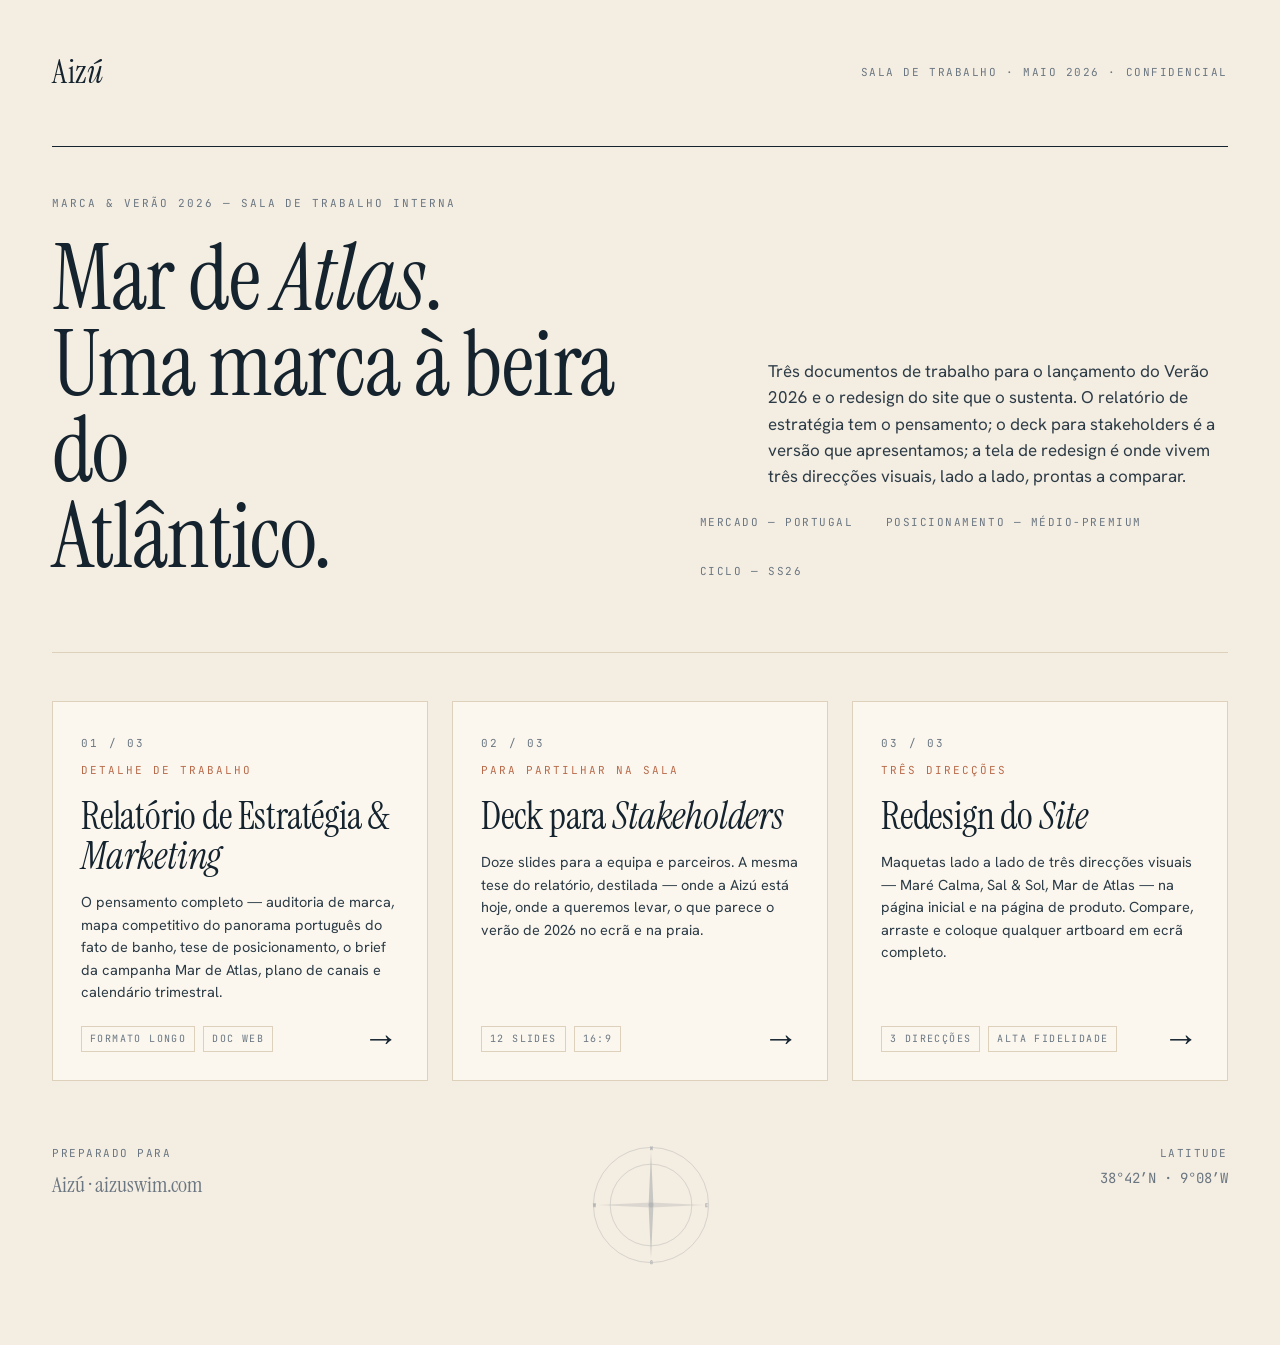
<file: index.html>
<!doctype html>
<html lang="pt">
<head>
<meta charset="utf-8" />
<meta name="viewport" content="width=device-width,initial-scale=1" />
<title>Aizú — Marca & Verão 2026 · Sala de Trabalho</title>
<link rel="stylesheet" href="tokens.css" />
<style>
  body{ min-height:100vh; }
  .page{ max-width:var(--max); margin:0 auto; padding:48px var(--gutter) 80px; }
  header.top{ display:flex; align-items:center; justify-content:space-between; padding-bottom:48px; }
  .wordmark{ font-family:var(--serif); font-size:32px; letter-spacing:.02em; }
  .wordmark .acc{ font-style:italic; }
  .meta{ font-family:var(--mono); font-size:11px; letter-spacing:.14em; text-transform:uppercase; color:var(--ink-mute); }

  .hero{ display:grid; grid-template-columns: 1.05fr .95fr; gap:64px; padding:48px 0 72px; border-top:1px solid var(--ink); border-bottom:1px solid var(--paper-edge); align-items:end; }
  .hero h1{ font-family:var(--serif); font-weight:400; font-size:clamp(56px, 7vw, 104px); line-height:.96; letter-spacing:-.01em; margin:0; text-wrap:balance; }
  .hero h1 em{ font-style:italic; }
  .hero p{ font-size:17px; line-height:1.55; max-width:46ch; color:var(--ink-2); margin:0 0 0 auto; }
  .hero .meta-line{ display:flex; gap:32px; flex-wrap:wrap; padding-top:24px; }

  .deliverables{ display:grid; grid-template-columns: repeat(3, 1fr); gap:24px; padding-top:48px; }
  .card{
    display:block; text-decoration:none; color:inherit;
    background:#fbf7ef; border:1px solid var(--paper-edge); padding:28px;
    min-height:380px; position:relative; transition:transform .25s ease, border-color .25s ease;
  }
  .card:hover{ transform:translateY(-3px); border-color:var(--ink); }
  .card .num{ font-family:var(--mono); font-size:11px; letter-spacing:.2em; color:var(--ink-mute); }
  .card .kicker{ font-family:var(--mono); font-size:11px; letter-spacing:.18em; text-transform:uppercase; color:var(--terracotta); margin-top:8px; }
  .card h3{ font-family:var(--serif); font-weight:400; font-size:38px; line-height:1.05; margin:18px 0 14px; letter-spacing:-.005em; }
  .card h3 em{ font-style:italic; }
  .card p{ font-size:14.5px; color:var(--ink-2); line-height:1.55; margin:0; }
  .card .arrow{ position:absolute; bottom:24px; right:28px; font-family:var(--serif); font-size:36px; line-height:1; }
  .card .tags{ position:absolute; bottom:28px; left:28px; display:flex; gap:8px; }
  .card .tag{ font-family:var(--mono); font-size:10px; letter-spacing:.14em; text-transform:uppercase; color:var(--ink-mute); border:1px solid var(--paper-edge); padding:4px 8px; }

  .swatch{ width:100%; height:48px; margin:16px 0 8px; display:flex; }
  .swatch span{ flex:1; }

  .footer{ padding-top:64px; display:flex; justify-content:space-between; gap:24px; flex-wrap:wrap; color:var(--ink-mute); font-size:13px; }
  .compass{ width:120px; height:120px; opacity:.45; }

  @media (max-width: 880px){
    .hero{ grid-template-columns: 1fr; gap:32px; }
    .deliverables{ grid-template-columns: 1fr; }
  }
</style>
</head>
<body>
<div class="page">

  <header class="top">
    <div class="wordmark">Aiz<span class="acc">ú</span></div>
    <div class="meta">Sala de Trabalho · Maio 2026 · Confidencial</div>
  </header>

  <section class="hero">
    <div>
      <div class="eyebrow" style="margin-bottom:24px;">Marca &amp; Verão 2026 — Sala de Trabalho Interna</div>
      <h1>Mar de <em>Atlas</em>.<br/>Uma marca à beira do<br/>Atlântico.</h1>
    </div>
    <div>
      <p>Três documentos de trabalho para o lançamento do Verão 2026 e o redesign do site que o sustenta. O relatório de estratégia tem o pensamento; o deck para stakeholders é a versão que apresentamos; a tela de redesign é onde vivem três direcções visuais, lado a lado, prontas a comparar.</p>
      <div class="meta-line">
        <span class="meta">Mercado — Portugal</span>
        <span class="meta">Posicionamento — Médio-premium</span>
        <span class="meta">Ciclo — SS26</span>
      </div>
    </div>
  </section>

  <nav class="deliverables">
    <a class="card" href="Strategy%20Report.html">
      <span class="num">01 / 03</span>
      <div class="kicker">Detalhe de trabalho</div>
      <h3>Relatório de Estratégia &amp; <em>Marketing</em></h3>
      <p>O pensamento completo — auditoria de marca, mapa competitivo do panorama português do fato de banho, tese de posicionamento, o brief da campanha Mar de Atlas, plano de canais e calendário trimestral.</p>
      <div class="tags">
        <span class="tag">Formato longo</span>
        <span class="tag">Doc web</span>
      </div>
      <span class="arrow">→</span>
    </a>

    <a class="card" href="Stakeholder%20Deck.html">
      <span class="num">02 / 03</span>
      <div class="kicker">Para partilhar na sala</div>
      <h3>Deck para <em>Stakeholders</em></h3>
      <p>Doze slides para a equipa e parceiros. A mesma tese do relatório, destilada — onde a Aizú está hoje, onde a queremos levar, o que parece o verão de 2026 no ecrã e na praia.</p>
      <div class="tags">
        <span class="tag">12 slides</span>
        <span class="tag">16:9</span>
      </div>
      <span class="arrow">→</span>
    </a>

    <a class="card" href="Website%20Redesign.html">
      <span class="num">03 / 03</span>
      <div class="kicker">Três direcções</div>
      <h3>Redesign do <em>Site</em></h3>
      <p>Maquetas lado a lado de três direcções visuais — Maré Calma, Sal &amp; Sol, Mar de Atlas — na página inicial e na página de produto. Compare, arraste e coloque qualquer artboard em ecrã completo.</p>
      <div class="tags">
        <span class="tag">3 direcções</span>
        <span class="tag">Alta fidelidade</span>
      </div>
      <span class="arrow">→</span>
    </a>
  </nav>

  <footer class="footer">
    <div>
      <div class="meta" style="margin-bottom:6px;">Preparado para</div>
      <div style="font-family:var(--serif); font-size:22px;">Aizú · aizuswim.com</div>
    </div>
    <svg class="compass" viewBox="0 0 100 100" fill="none" stroke="currentColor" stroke-width=".4">
      <circle cx="50" cy="50" r="48"/>
      <circle cx="50" cy="50" r="34"/>
      <circle cx="50" cy="50" r="2" fill="currentColor" stroke="none"/>
      <path d="M50 6 L52 50 L50 94 L48 50 Z" fill="currentColor" stroke="none" opacity=".7"/>
      <path d="M6 50 L50 48 L94 50 L50 52 Z" fill="currentColor" stroke="none" opacity=".4"/>
      <text x="50" y="4" font-family="JetBrains Mono" font-size="4" text-anchor="middle">N</text>
      <text x="50" y="99" font-family="JetBrains Mono" font-size="4" text-anchor="middle">S</text>
      <text x="2" y="51.5" font-family="JetBrains Mono" font-size="4">W</text>
      <text x="95" y="51.5" font-family="JetBrains Mono" font-size="4">E</text>
    </svg>
    <div style="text-align:right;">
      <div class="meta" style="margin-bottom:6px;">Latitude</div>
      <div style="font-family:var(--mono); font-size:14px;">38°42′N · 9°08′W</div>
    </div>
  </footer>

</div>
</body>
</html>
</file>
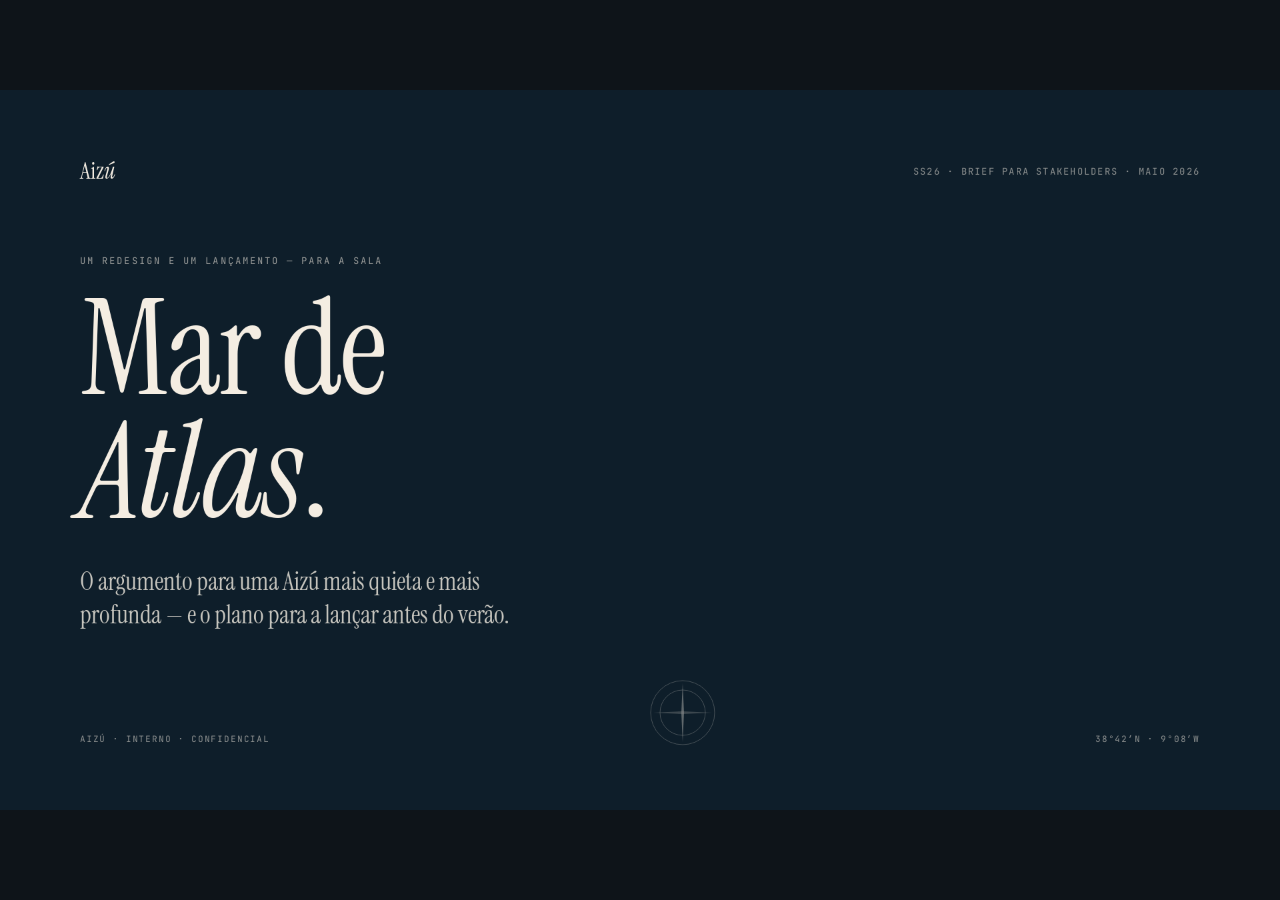
<file: Stakeholder Deck.html>
<!doctype html>
<html lang="pt">
<head>
<meta charset="utf-8" />
<meta name="viewport" content="width=device-width,initial-scale=1" />
<title>Aizú — Deck para Stakeholders</title>
<link rel="stylesheet" href="tokens.css" />
<script src="deck-stage.js"></script>
<style>
  :root{
    --slide-bg: var(--paper);
    --slide-ink: var(--ink);
  }
  html,body{ background:#0e1419; }
  deck-stage{ background:#0e1419; }
  deck-stage section{
    background: var(--slide-bg);
    color: var(--slide-ink);
    width:1920px; height:1080px;
    padding:96px 120px;
    position:relative;
    overflow:hidden;
    font-family:var(--sans);
    display:flex; flex-direction:column;
  }
  deck-stage section.dark{
    --slide-bg: #0e1e2a;
    --slide-ink: #f4ede2;
  }
  deck-stage section.warm{
    --slide-bg: #ebe2d2;
  }

  /* Slide chrome */
  .slide-head{ display:flex; justify-content:space-between; align-items:center; }
  .wm{ font-family:var(--serif); font-size:34px; }
  .wm em{ font-style:italic; }
  .pageno{ font-family:var(--mono); font-size:14px; letter-spacing:.16em; text-transform:uppercase; opacity:.55; }
  .slide-foot{ margin-top:auto; display:flex; justify-content:space-between; align-items:flex-end; }
  .slide-foot .meta{ font-family:var(--mono); font-size:13px; letter-spacing:.14em; text-transform:uppercase; opacity:.55; }

  .eyebrow-deck{
    font-family:var(--mono); font-size:14px; letter-spacing:.22em; text-transform:uppercase; opacity:.6; margin-bottom:28px;
  }
  h1.title{
    font-family:var(--serif); font-weight:400; font-size:200px; line-height:.92; letter-spacing:-.012em; margin:0;
  }
  h1.title em{ font-style:italic; }
  h2.section{
    font-family:var(--serif); font-weight:400; font-size:140px; line-height:.95; letter-spacing:-.01em; margin:0;
  }
  h2.section em{ font-style:italic; }
  h3.slide{
    font-family:var(--serif); font-weight:400; font-size:88px; line-height:.98; letter-spacing:-.005em; margin:0 0 40px;
  }
  h3.slide em{ font-style:italic; }
  p.lede{ font-family:var(--serif); font-size:38px; line-height:1.32; max-width:32ch; margin:0; color: color-mix(in oklab, var(--slide-ink) 80%, transparent); }
  p.body{ font-size:24px; line-height:1.55; max-width:60ch; margin:0 0 16px; }
  p.caption{ font-family:var(--mono); font-size:15px; letter-spacing:.14em; text-transform:uppercase; opacity:.55; }

  .body-area{ flex:1; display:flex; align-items:center; padding:72px 0; }

  /* Slide-specific */
  .two-col{ display:grid; grid-template-columns: 1fr 1fr; gap:96px; width:100%; align-items:start; }
  .three-col{ display:grid; grid-template-columns: repeat(3, 1fr); gap:48px; width:100%; align-items:start; }
  .four-col{ display:grid; grid-template-columns: repeat(4, 1fr); gap:32px; width:100%; align-items:start; }

  /* Cards */
  .stat .v{ font-family:var(--serif); font-size:160px; line-height:.9; }
  .stat .v em{ font-style:italic; }
  .stat .l{ font-family:var(--mono); font-size:15px; letter-spacing:.16em; text-transform:uppercase; opacity:.6; margin-top:16px; }
  .stat .n{ font-size:21px; line-height:1.45; margin-top:14px; max-width:24ch; }

  .pill-list{ display:flex; flex-wrap:wrap; gap:14px; margin-top:24px; }
  .pill-list span{ border:1px solid currentColor; opacity:.7; padding:10px 16px; font-family:var(--mono); font-size:14px; letter-spacing:.12em; text-transform:uppercase; border-radius:999px; }

  .quote{ font-family:var(--serif); font-style:italic; font-size:108px; line-height:1.05; letter-spacing:-.005em; max-width:22ch; }
  .quote-attr{ font-family:var(--mono); font-size:14px; letter-spacing:.18em; text-transform:uppercase; opacity:.55; margin-top:36px; }

  /* Map slide */
  .map-deck{ position:relative; width:100%; aspect-ratio:1.6/1; border:1px solid currentColor; opacity:.95; }
  .map-deck .axis{ position:absolute; background:currentColor; opacity:.5; }
  .map-deck .axis.h{ left:0; right:0; top:50%; height:1px; }
  .map-deck .axis.v{ top:0; bottom:0; left:50%; width:1px; }
  .map-deck .lbl{ position:absolute; font-family:var(--mono); font-size:14px; letter-spacing:.18em; text-transform:uppercase; opacity:.6; }
  .map-deck .lbl.t{ top:18px; left:50%; transform:translateX(-50%); }
  .map-deck .lbl.b{ bottom:18px; left:50%; transform:translateX(-50%); }
  .map-deck .lbl.l{ left:18px; top:50%; transform:translateY(-50%) rotate(-90deg); transform-origin:left center; }
  .map-deck .lbl.r{ right:18px; top:50%; transform:translateY(-50%) rotate(-90deg); transform-origin:right center; }
  .map-deck .pt{ position:absolute; transform:translate(-50%, -50%); font-family:var(--serif); font-size:22px; }
  .map-deck .pt::before{ content:""; display:inline-block; width:10px; height:10px; background:currentColor; border-radius:50%; margin-right:10px; vertical-align:middle; }
  .map-deck .pt.us{ font-style:italic; font-size:30px; color:#b96b4a; }
  .map-deck .pt.us::before{ background:#b96b4a; width:18px; height:18px; }

  /* Calendar mini */
  .cal-deck{ display:grid; grid-template-columns: 180px repeat(6, 1fr); border:1px solid currentColor; font-size:18px; width:100%; }
  .cal-deck > div{ padding:18px 14px; border-bottom:1px solid currentColor; border-right:1px solid currentColor; }
  .cal-deck > div:nth-child(7n){ border-right:none; }
  .cal-deck .head{ font-family:var(--mono); font-size:13px; letter-spacing:.14em; text-transform:uppercase; opacity:.65; background: color-mix(in oklab, currentColor 6%, transparent); }
  .cal-deck .row-label{ font-family:var(--mono); font-size:13px; letter-spacing:.12em; text-transform:uppercase; opacity:.65; }
  .cal-deck .a{ background:#cfddc7; color:#15232e; }
  .cal-deck .b{ background:#d8c8a4; color:#15232e; }
  .cal-deck .c{ background:#d99d80; color:#15232e; }
  .cal-deck .d{ background:#a9bcc8; color:#15232e; }

  /* Direction cards (slide 11) */
  .dir-grid{ display:grid; grid-template-columns: repeat(3, 1fr); gap:32px; width:100%; }
  .dir-card{ aspect-ratio: 3/4; padding:32px; display:flex; flex-direction:column; justify-content:space-between; }
  .dir-card .num{ font-family:var(--mono); font-size:14px; letter-spacing:.18em; text-transform:uppercase; opacity:.7; }
  .dir-card h4{ font-family:var(--serif); font-weight:400; font-size:62px; line-height:.96; margin:0; }
  .dir-card h4 em{ font-style:italic; }
  .dir-card .desc{ font-size:20px; line-height:1.45; opacity:.85; }
  .dir-card .swatches{ display:flex; gap:8px; margin-top:16px; }
  .dir-card .swatches span{ width:40px; height:40px; }
  .dir-a{ background:#f4ede2; color:#15232e; border:1px solid #ddd1bb; }
  .dir-b{ background:#ebe2d2; color:#3a2618; }
  .dir-c{ background:#0e1e2a; color:#f4ede2; }

  /* Image placeholder */
  .ph{ width:100%; aspect-ratio:3/4; background:
        repeating-linear-gradient(135deg, #d8cdb6 0 6px, #cfc3a8 6px 12px);
        position:relative; overflow:hidden; }
  .ph.dark{ background:
        repeating-linear-gradient(135deg, #1a2c39 0 6px, #15232e 6px 12px); color:#b8c8d2; }
  .ph .lbl{ position:absolute; bottom:16px; left:16px; font-family:var(--mono); font-size:12px; letter-spacing:.14em; text-transform:uppercase; }
  .ph.wide{ aspect-ratio:16/9; }
  .ph.tall{ aspect-ratio:2/3; }

  /* "Numbered list" */
  .num-list{ counter-reset:nl; list-style:none; padding:0; margin:0; }
  .num-list li{ counter-increment:nl; padding:18px 0; border-top:1px solid currentColor; display:grid; grid-template-columns: 90px 1fr; gap:24px; font-size:24px; line-height:1.4; }
  .num-list li::before{ content:counter(nl, decimal-leading-zero); font-family:var(--mono); font-size:14px; letter-spacing:.14em; opacity:.55; padding-top:6px; }
  .num-list li:last-child{ border-bottom:1px solid currentColor; }
  .num-list li strong{ font-weight:500; }

  .compass-deck{ width:100px; height:100px; opacity:.5; }

  a{ color:inherit; }
</style>
</head>
<body>

<deck-stage>

  <!-- ============ SLIDE 01 — COVER ============ -->
  <section class="dark" data-screen-label="01 Cover">
    <div class="slide-head">
      <div class="wm">Aiz<em>ú</em></div>
      <div class="pageno">SS26 · Brief para Stakeholders · Maio 2026</div>
    </div>
    <div class="body-area" style="align-items:flex-end;">
      <div>
        <div class="eyebrow-deck">Um redesign e um lançamento — para a sala</div>
        <h1 class="title">Mar de<br/><em>Atlas</em>.</h1>
        <p class="lede" style="margin-top:48px; max-width:38ch;">O argumento para uma Aizú mais quieta e mais profunda — e o plano para a lançar antes do verão.</p>
      </div>
    </div>
    <div class="slide-foot">
      <div class="meta">Aizú · Interno · Confidencial</div>
      <svg class="compass-deck" viewBox="0 0 100 100" fill="none" stroke="currentColor" stroke-width=".5">
        <circle cx="50" cy="50" r="48"/>
        <circle cx="50" cy="50" r="34"/>
        <path d="M50 6 L52 50 L50 94 L48 50 Z" fill="currentColor" stroke="none" opacity=".7"/>
        <path d="M6 50 L50 48 L94 50 L50 52 Z" fill="currentColor" stroke="none" opacity=".4"/>
      </svg>
      <div class="meta">38°42′N · 9°08′W</div>
    </div>
  </section>

  <!-- ============ SLIDE 02 — THE PROBLEM ============ -->
  <section data-screen-label="02 The problem">
    <div class="slide-head"><div class="wm">Aiz<em>ú</em></div><div class="pageno">02 / 12 — O problema</div></div>
    <div class="body-area">
      <div class="two-col">
        <div>
          <div class="eyebrow-deck">Onde estamos</div>
          <h3 class="slide">O produto é mais <em>quieto</em><br/>do que a loja.</h3>
          <p class="body">A Aizú já tem o ativo de marca mais raro no fato de banho português — um sistema de nomes poético que mais ninguém consegue imitar com credibilidade. Aurora, Sol Nascente, Bruma, Calmaria, Alvor.</p>
          <p class="body">Mas o site, a fotografia e o marketing ainda não acompanharam. A história termina no hero da página inicial.</p>
        </div>
        <div>
          <div class="ph"><span class="lbl">Aizuswim.com — estado atual · captura de ecrã</span></div>
        </div>
      </div>
    </div>
    <div class="slide-foot"><div class="meta">Aizú · SS26 Brief</div><div class="meta">02</div></div>
  </section>

  <!-- ============ SLIDE 03 — AUDIT KPIs ============ -->
  <section class="warm" data-screen-label="03 Site audit">
    <div class="slide-head"><div class="wm">Aiz<em>ú</em></div><div class="pageno">03 / 12 — Auditoria</div></div>
    <div class="body-area">
      <div style="width:100%;">
        <h3 class="slide">Oito superfícies.<br/><em>Três</em> em falta por completo.</h3>
        <div class="four-col" style="margin-top:24px;">
          <div class="stat"><div class="v"><em>0</em></div><div class="l">Fotos na água</div><div class="n">Sem imagens no corpo ou em contexto em nenhum lugar do site.</div></div>
          <div class="stat"><div class="v"><em>0</em></div><div class="l">Avaliações na PDP</div><div class="n">Sem prova social, sem feedback de fit, sem UGC.</div></div>
          <div class="stat"><div class="v"><em>1</em></div><div class="l">Frase por coleção</div><div class="n">"Amanhecer" tem uma linha; o lookbook está em falta.</div></div>
          <div class="stat"><div class="v"><em>~1.5</em>%</div><div class="l">Conversão estimada</div><div class="n">O benchmark da indústria para esta categoria é 2,4–3,1%.</div></div>
        </div>
      </div>
    </div>
    <div class="slide-foot"><div class="meta">Aizú · SS26 Brief</div><div class="meta">03</div></div>
  </section>

  <!-- ============ SLIDE 04 — POSITIONING MAP ============ -->
  <section data-screen-label="04 Positioning map">
    <div class="slide-head"><div class="wm">Aiz<em>ú</em></div><div class="pageno">04 / 12 — Panorama</div></div>
    <div class="body-area">
      <div class="two-col" style="grid-template-columns: 1.4fr 1fr; gap:80px;">
        <div class="map-deck">
          <div class="axis h"></div><div class="axis v"></div>
          <div class="lbl t">Quieto · Poético</div>
          <div class="lbl b">Barulhento · Lúdico</div>
          <div class="lbl l">Acessível</div>
          <div class="lbl r">Premium</div>
          <div class="pt" style="left:22%; top:78%;">Cantê</div>
          <div class="pt" style="left:30%; top:70%;">38 Graus</div>
          <div class="pt" style="left:78%; top:62%;">Latitid</div>
          <div class="pt" style="left:55%; top:58%;">Drope</div>
          <div class="pt" style="left:42%; top:36%;">Aumar</div>
          <div class="pt" style="left:62%; top:30%;">Conscious</div>
          <div class="pt" style="left:70%; top:42%;">Cleome</div>
          <div class="pt" style="left:50%; top:46%;">Kalimera</div>
          <div class="pt us" style="left:74%; top:22%;">Aizú</div>
        </div>
        <div>
          <div class="eyebrow-deck">O quadrante vazio</div>
          <h3 class="slide" style="font-size:64px;">Premium &amp; <em>quieto</em>.</h3>
          <p class="body">Duas faixas estão cheias — sustentabilidade e estampados ousados. A faixa para a narrativa ponderada, oceano-como-poesia, médio-premium não tem líder claro.</p>
          <p class="body">É a faixa que a Aizú já toca. O trabalho é comprometer-se.</p>
        </div>
      </div>
    </div>
    <div class="slide-foot"><div class="meta">Aizú · SS26 Brief</div><div class="meta">04</div></div>
  </section>

  <!-- ============ SLIDE 05 — POSITIONING THESIS ============ -->
  <section class="dark" data-screen-label="05 Positioning thesis">
    <div class="slide-head"><div class="wm">Aiz<em>ú</em></div><div class="pageno">05 / 12 — Tese</div></div>
    <div class="body-area" style="align-items:center;">
      <div style="max-width:none;">
        <div class="eyebrow-deck" style="color:#c9b89a;">Tese de posicionamento</div>
        <p class="quote">A Aizú é o fato de banho do <em>Atlântico</em> português — quieto, ponderado, escrito em poesia, feito para a mulher que lê o mar.</p>
        <div class="quote-attr">Médio-premium · €95–140 · Lisboa e a UE</div>
      </div>
    </div>
    <div class="slide-foot"><div class="meta">Aizú · SS26 Brief</div><div class="meta">05</div></div>
  </section>

  <!-- ============ SLIDE 06 — AUDIENCE ============ -->
  <section class="warm" data-screen-label="06 Audience">
    <div class="slide-head"><div class="wm">Aiz<em>ú</em></div><div class="pageno">06 / 12 — Público</div></div>
    <div class="body-area">
      <div style="width:100%;">
        <h3 class="slide">A mulher a quem vendemos.</h3>
        <div class="three-col">
          <div>
            <div class="ph tall"><span class="lbl">Retrato editorial · filme 35mm</span></div>
            <p class="caption" style="margin-top:18px;">Principal</p>
            <h4 style="font-family:var(--serif); font-size:38px; font-weight:400; margin:6px 0 10px;">Mariana, <em>36</em>, Cascais</h4>
            <p style="font-size:18px; line-height:1.5; margin:0;">Arquiteta. Duas peças por ano, guardadas por três. Lê Kinfolk, vai à praia num Volvo antigo.</p>
          </div>
          <div>
            <div class="ph tall"><span class="lbl">Lineup de surf · na água</span></div>
            <p class="caption" style="margin-top:18px;">Adjacente</p>
            <h4 style="font-family:var(--serif); font-size:38px; font-weight:400; margin:6px 0 10px;">Sofia, <em>32</em>, próxima do surf</h4>
            <p style="font-size:18px; line-height:1.5; margin:0;">Faz surf uma vez por semana de maio a outubro. Quer uma peça que aguente uma duck-dive mas que não pareça roupa de desporto.</p>
          </div>
          <div>
            <div class="ph tall"><span class="lbl">Família no Algarve</span></div>
            <p class="caption" style="margin-top:18px;">Adjacente</p>
            <h4 style="font-family:var(--serif); font-size:38px; font-weight:400; margin:6px 0 10px;">Inês, <em>41</em>, família</h4>
            <p style="font-size:18px; line-height:1.5; margin:0;">Dois filhos, Algarve todos os verões. Compra três peças num único carrinho se o guia de tamanhos for honesto.</p>
          </div>
        </div>
      </div>
    </div>
    <div class="slide-foot"><div class="meta">Aizú · SS26 Brief</div><div class="meta">06</div></div>
  </section>

  <!-- ============ SLIDE 07 — MAR DE ATLAS REVEAL ============ -->
  <section class="dark" data-screen-label="07 Mar de Atlas reveal">
    <div class="slide-head"><div class="wm">Aiz<em>ú</em></div><div class="pageno">07 / 12 — Coleção</div></div>
    <div class="body-area">
      <div class="two-col" style="grid-template-columns: 1.1fr .9fr; gap:96px; align-items:center;">
        <div>
          <div class="eyebrow-deck" style="color:#c9b89a;">Primavera–Verão 2026</div>
          <h2 class="section">Mar de<br/><em>Atlas</em>.</h2>
          <p class="lede" style="margin-top:40px; max-width:30ch;">O Atlântico contado como uma pequena mitologia. Seis peças, três capítulos — Profundo, Corrente, Maré.</p>
        </div>
        <div class="ph dark tall"><span class="lbl">Hero SS26 · Bordeira · hora dourada</span></div>
      </div>
    </div>
    <div class="slide-foot"><div class="meta">Aizú · SS26 Brief</div><div class="meta">07</div></div>
  </section>

  <!-- ============ SLIDE 08 — COLLECTION GRID ============ -->
  <section class="warm" data-screen-label="08 Six pieces">
    <div class="slide-head"><div class="wm">Aiz<em>ú</em></div><div class="pageno">08 / 12 — As peças</div></div>
    <div class="body-area">
      <div style="width:100%;">
        <h3 class="slide">Seis peças. <em>Três</em> capítulos.</h3>
        <div class="four-col" style="grid-template-columns: repeat(6, 1fr); gap:18px;">
          <div>
            <div class="ph tall" style="background:repeating-linear-gradient(135deg, #1a2c39 0 6px, #15232e 6px 12px);"></div>
            <p class="caption" style="margin-top:12px; font-size:13px;">I · Profundo</p>
            <p style="font-family:var(--serif); font-size:26px; margin:4px 0 0;">Atlas</p>
          </div>
          <div>
            <div class="ph tall" style="background:repeating-linear-gradient(135deg, #2a3d4d 0 6px, #243443 6px 12px);"></div>
            <p class="caption" style="margin-top:12px; font-size:13px;">I · Profundo</p>
            <p style="font-family:var(--serif); font-size:26px; margin:4px 0 0;">Vaga</p>
          </div>
          <div>
            <div class="ph tall" style="background:repeating-linear-gradient(135deg, #ebe2d2 0 6px, #ddd0b8 6px 12px);"></div>
            <p class="caption" style="margin-top:12px; font-size:13px;">II · Corrente</p>
            <p style="font-family:var(--serif); font-size:26px; margin:4px 0 0;">Espuma</p>
          </div>
          <div>
            <div class="ph tall" style="background:repeating-linear-gradient(135deg, #d8c8a4 0 6px, #cab98f 6px 12px);"></div>
            <p class="caption" style="margin-top:12px; font-size:13px;">II · Corrente</p>
            <p style="font-family:var(--serif); font-size:26px; margin:4px 0 0;">Farol</p>
          </div>
          <div>
            <div class="ph tall" style="background:repeating-linear-gradient(135deg, #c87650 0 6px, #b96b4a 6px 12px);"></div>
            <p class="caption" style="margin-top:12px; font-size:13px;">III · Maré</p>
            <p style="font-family:var(--serif); font-size:26px; margin:4px 0 0;">Lua-Cheia</p>
          </div>
          <div>
            <div class="ph tall" style="background:repeating-linear-gradient(135deg, #a55336 0 6px, #8a4a30 6px 12px);"></div>
            <p class="caption" style="margin-top:12px; font-size:13px;">III · Maré</p>
            <p style="font-family:var(--serif); font-size:26px; margin:4px 0 0;">Maresia</p>
          </div>
        </div>
        <p class="body" style="margin-top:48px; max-width:none;">Dois dias na Praia do Carvalho. Uma modelo, uma fotógrafa que fotografa em filme. Hora azul, meio-dia duro, hora dourada, hora azul outra vez. A modelo está mais na água do que fora dela.</p>
      </div>
    </div>
    <div class="slide-foot"><div class="meta">Aizú · SS26 Brief</div><div class="meta">08</div></div>
  </section>

  <!-- ============ SLIDE 09 — MARKETING PLAN ============ -->
  <section data-screen-label="09 Marketing plan">
    <div class="slide-head"><div class="wm">Aiz<em>ú</em></div><div class="pageno">09 / 12 — Plano</div></div>
    <div class="body-area">
      <div style="width:100%;">
        <h3 class="slide">Um plano moderado. <em>Disciplinado</em>.</h3>
        <div class="cal-deck">
          <div class="head">Faixa</div>
          <div class="head">Mai</div><div class="head">Jun</div><div class="head">Jul</div><div class="head">Ago</div><div class="head">Set</div><div class="head">Out</div>

          <div class="row-label">Próprio</div>
          <div class="a">Shooting</div><div class="a">Lookbook</div><div class="a">Diário</div><div class="a">Meio-verão</div><div class="a">Setembro film</div><div class="a">Arquivo</div>

          <div class="row-label">Pago</div>
          <div></div><div class="b">Arranque de lançamento</div><div class="b">Always-on</div><div class="b">Always-on</div><div class="b">Retargeting</div><div></div>

          <div class="row-label">Creator</div>
          <div class="c">Seeding I</div><div class="c">Jantar de imprensa</div><div class="c">Surf creators</div><div class="c">Seeding II</div><div></div><div></div>

          <div class="row-label">CRM</div>
          <div class="d">Fluxo de boas-vindas</div><div class="d">Revelação do drop</div><div class="d">Cross-sell</div><div class="d">Semente de fidelização</div><div class="d">Win-back</div><div class="d">Sem Black Friday</div>

          <div class="row-label">Retalho / PR</div>
          <div></div><div class="c">Reconhecimento pop-up</div><div class="c">Semana pop-up</div><div></div><div></div><div></div>
        </div>
        <p class="caption" style="margin-top:32px;">Mix de orçamento — Próprio 25 · Social pago 35 · Creator 15 · CRM 5 · PR e eventos 15 · SEO 5</p>
      </div>
    </div>
    <div class="slide-foot"><div class="meta">Aizú · SS26 Brief</div><div class="meta">09</div></div>
  </section>

  <!-- ============ SLIDE 10 — TARGETS ============ -->
  <section class="warm" data-screen-label="10 Targets">
    <div class="slide-head"><div class="wm">Aiz<em>ú</em></div><div class="pageno">10 / 12 — Objetivos</div></div>
    <div class="body-area">
      <div style="width:100%;">
        <h3 class="slide">O que é o <em>sucesso</em>.</h3>
        <div class="four-col">
          <div class="stat"><div class="v">+<em>140</em>%</div><div class="l">Receita vs. SS25</div><div class="n">AOV +18% · conversão +60%.</div></div>
          <div class="stat"><div class="v"><em>2.4</em>%</div><div class="l">Conversão do site</div><div class="n">A partir de uma base estimada de 1,5%.</div></div>
          <div class="stat"><div class="v"><em>12</em>k</div><div class="l">Subscritores de email</div><div class="n">A partir de um estimado de 3k.</div></div>
          <div class="stat"><div class="v"><em>30</em>%</div><div class="l">Receita recorrente</div><div class="n">Fidelização iniciada em agosto.</div></div>
        </div>
      </div>
    </div>
    <div class="slide-foot"><div class="meta">Aizú · SS26 Brief</div><div class="meta">10</div></div>
  </section>

  <!-- ============ SLIDE 11 — THREE DIRECTIONS ============ -->
  <section data-screen-label="11 Three directions">
    <div class="slide-head"><div class="wm">Aiz<em>ú</em></div><div class="pageno">11 / 12 — Redesign</div></div>
    <div class="body-area">
      <div style="width:100%;">
        <h3 class="slide">Três direcções para o <em>site</em>.</h3>
        <div class="dir-grid">
          <div class="dir-card dir-a">
            <div>
              <div class="num">A · Menor risco</div>
              <h4 style="margin-top:24px;">Maré <em>Calma</em></h4>
            </div>
            <div>
              <p class="desc">A estética atual da Aizú, elevada. Papel branco-sujo, oceano profundo, espaço generoso, tipografia serif.</p>
              <div class="swatches">
                <span style="background:#f4ede2;"></span>
                <span style="background:#15232e;"></span>
                <span style="background:#c9b89a;"></span>
                <span style="background:#6a7681;"></span>
              </div>
            </div>
          </div>
          <div class="dir-card dir-b">
            <div>
              <div class="num">B · Calor editorial</div>
              <h4 style="margin-top:24px;">Sal &amp; <em>Sol</em></h4>
            </div>
            <div>
              <p class="desc">Estilo de revista. Creme mais quente, terracota, tipografia editorial maior, imagens legendadas.</p>
              <div class="swatches">
                <span style="background:#ebe2d2;"></span>
                <span style="background:#3a2618;"></span>
                <span style="background:#b96b4a;"></span>
                <span style="background:#8a4a30;"></span>
              </div>
            </div>
          </div>
          <div class="dir-card dir-c">
            <div>
              <div class="num">C · Mais distintivo</div>
              <h4 style="margin-top:24px;">Mar de <em>Atlas</em></h4>
            </div>
            <div>
              <p class="desc">Criado para o SS26. Azul-marinho profundo, osso, terracota, toques cartográficos. O maior retorno.</p>
              <div class="swatches">
                <span style="background:#0e1e2a;"></span>
                <span style="background:#f4ede2;"></span>
                <span style="background:#b96b4a;"></span>
                <span style="background:#c9b89a;"></span>
              </div>
            </div>
          </div>
        </div>
        <p class="caption" style="margin-top:36px;">Todos três incluem os mesmos componentes de conversão — add-to-cart fixo, UGC, avaliações, wishlist, notificação de stock, pop-up de newsletter.</p>
      </div>
    </div>
    <div class="slide-foot"><div class="meta">Aizú · SS26 Brief</div><div class="meta">11</div></div>
  </section>

  <!-- ============ SLIDE 12 — NEXT ============ -->
  <section class="dark" data-screen-label="12 What's next">
    <div class="slide-head"><div class="wm">Aiz<em>ú</em></div><div class="pageno">12 / 12 — Próximos passos</div></div>
    <div class="body-area">
      <div style="width:100%;">
        <div class="two-col">
          <div>
            <div class="eyebrow-deck" style="color:#c9b89a;">Decisões nesta sala</div>
            <h3 class="slide">Escolha uma direcção.<br/>Aprove o <em>shooting</em>.</h3>
          </div>
          <div>
            <ol class="num-list">
              <li><div><strong>Escolha uma direcção.</strong> Maré Calma, Sal &amp; Sol, ou Mar de Atlas — até sexta-feira.</div></li>
              <li><div><strong>Confirme o shooting.</strong> Bordeira, dois dias, semana de 11 de maio. Fotógrafa + modelo confirmadas até 16 de maio.</div></li>
              <li><div><strong>Aprove o calendário.</strong> Lançamento público 29 de maio. Jantar de imprensa 12 de jun. Semana pop-up 3 de jul.</div></li>
              <li><div><strong>Aprove a reconstrução.</strong> Site ativo a tempo da revelação da newsletter de 27 de maio.</div></li>
            </ol>
          </div>
        </div>
      </div>
    </div>
    <div class="slide-foot">
      <div class="meta">Obrigada</div>
      <svg class="compass-deck" viewBox="0 0 100 100" fill="none" stroke="currentColor" stroke-width=".5">
        <circle cx="50" cy="50" r="48"/><circle cx="50" cy="50" r="34"/>
        <path d="M50 6 L52 50 L50 94 L48 50 Z" fill="currentColor" stroke="none" opacity=".7"/>
        <path d="M6 50 L50 48 L94 50 L50 52 Z" fill="currentColor" stroke="none" opacity=".4"/>
      </svg>
      <div class="meta">12 / 12</div>
    </div>
  </section>

</deck-stage>

</body>
</html>
</file>
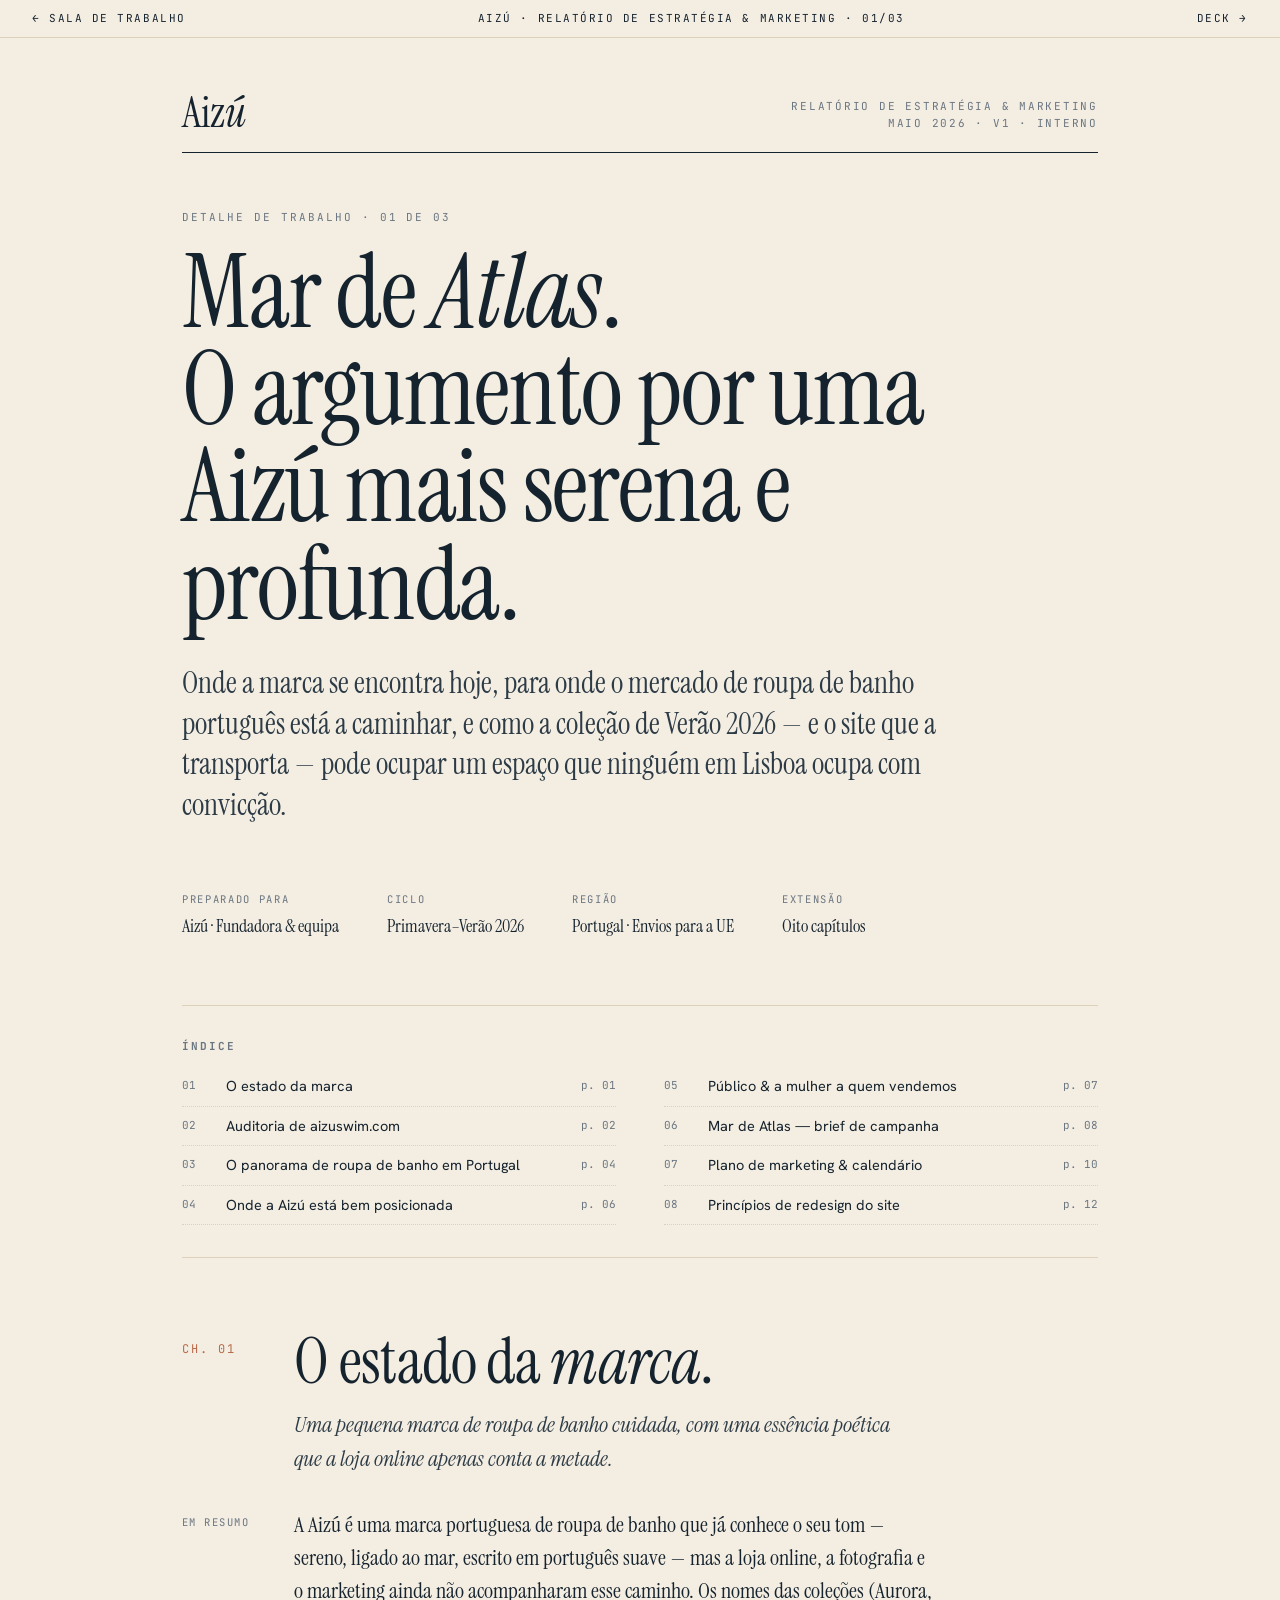
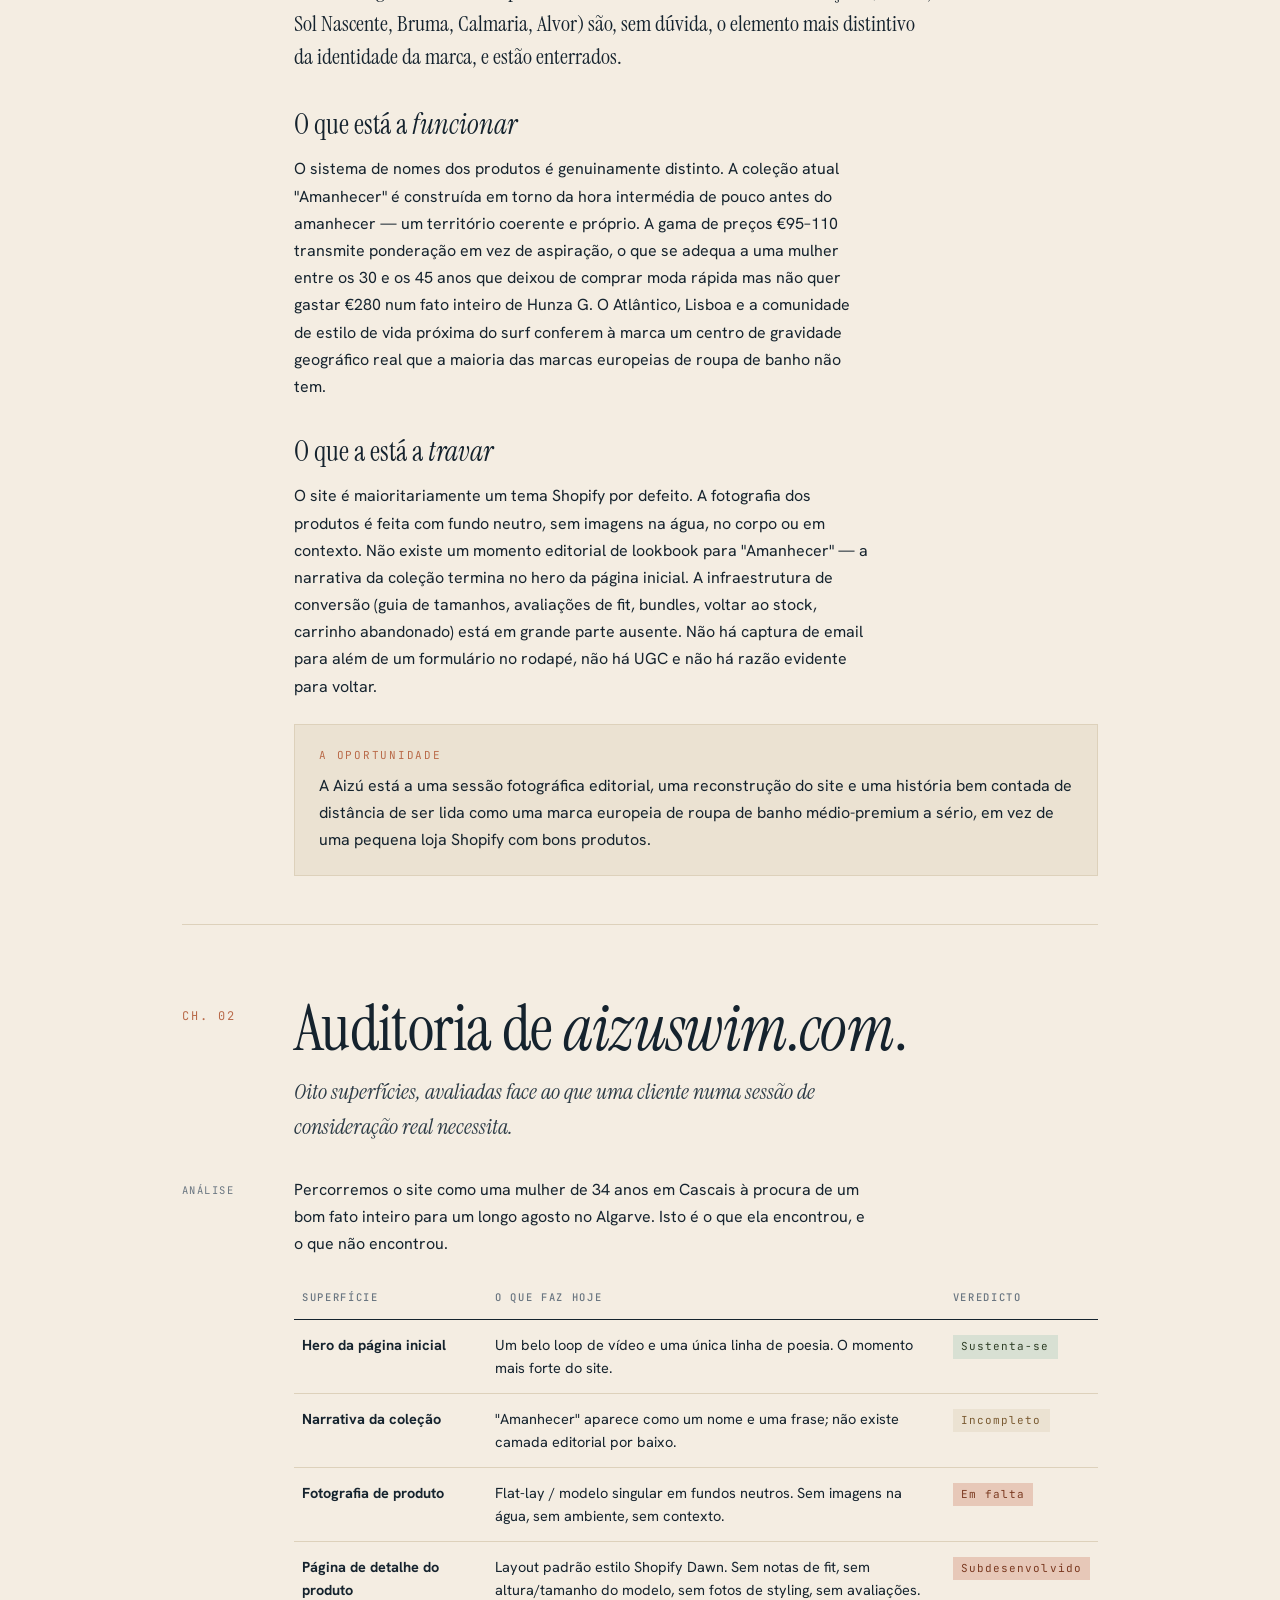
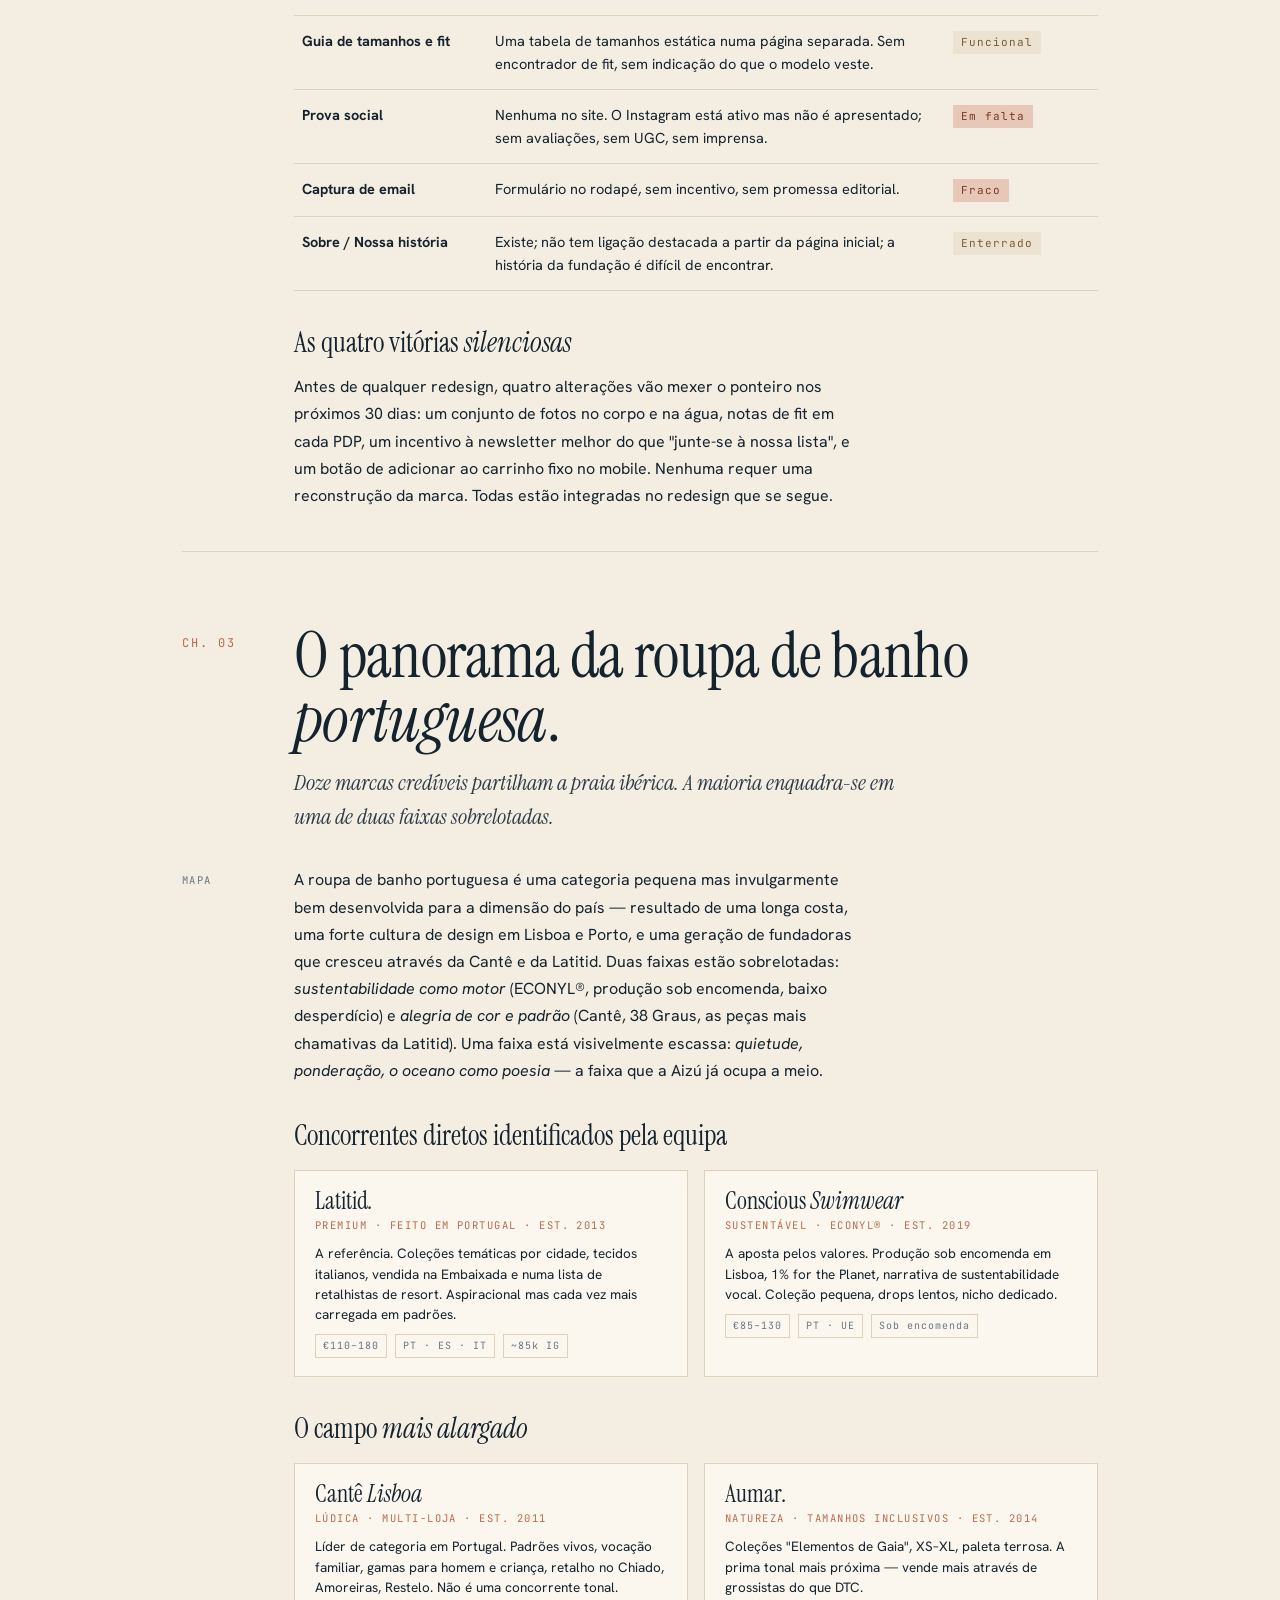
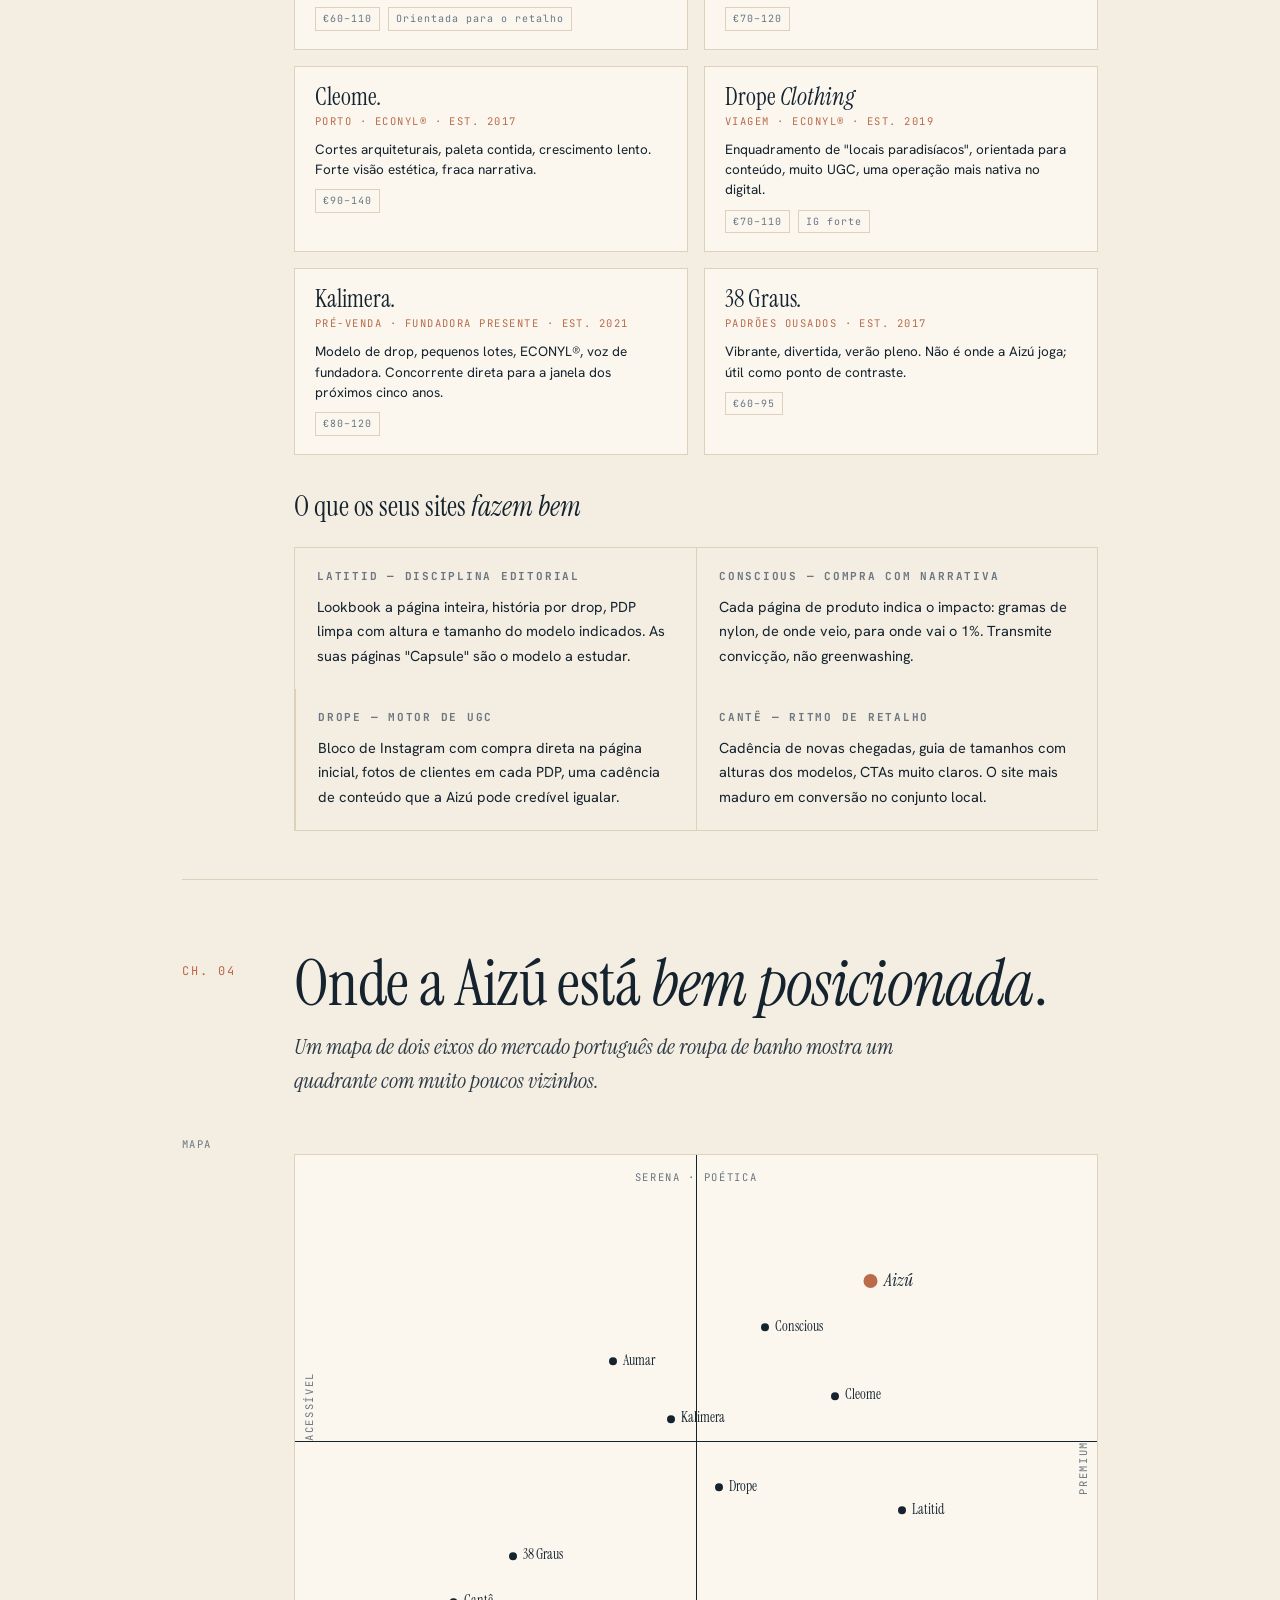
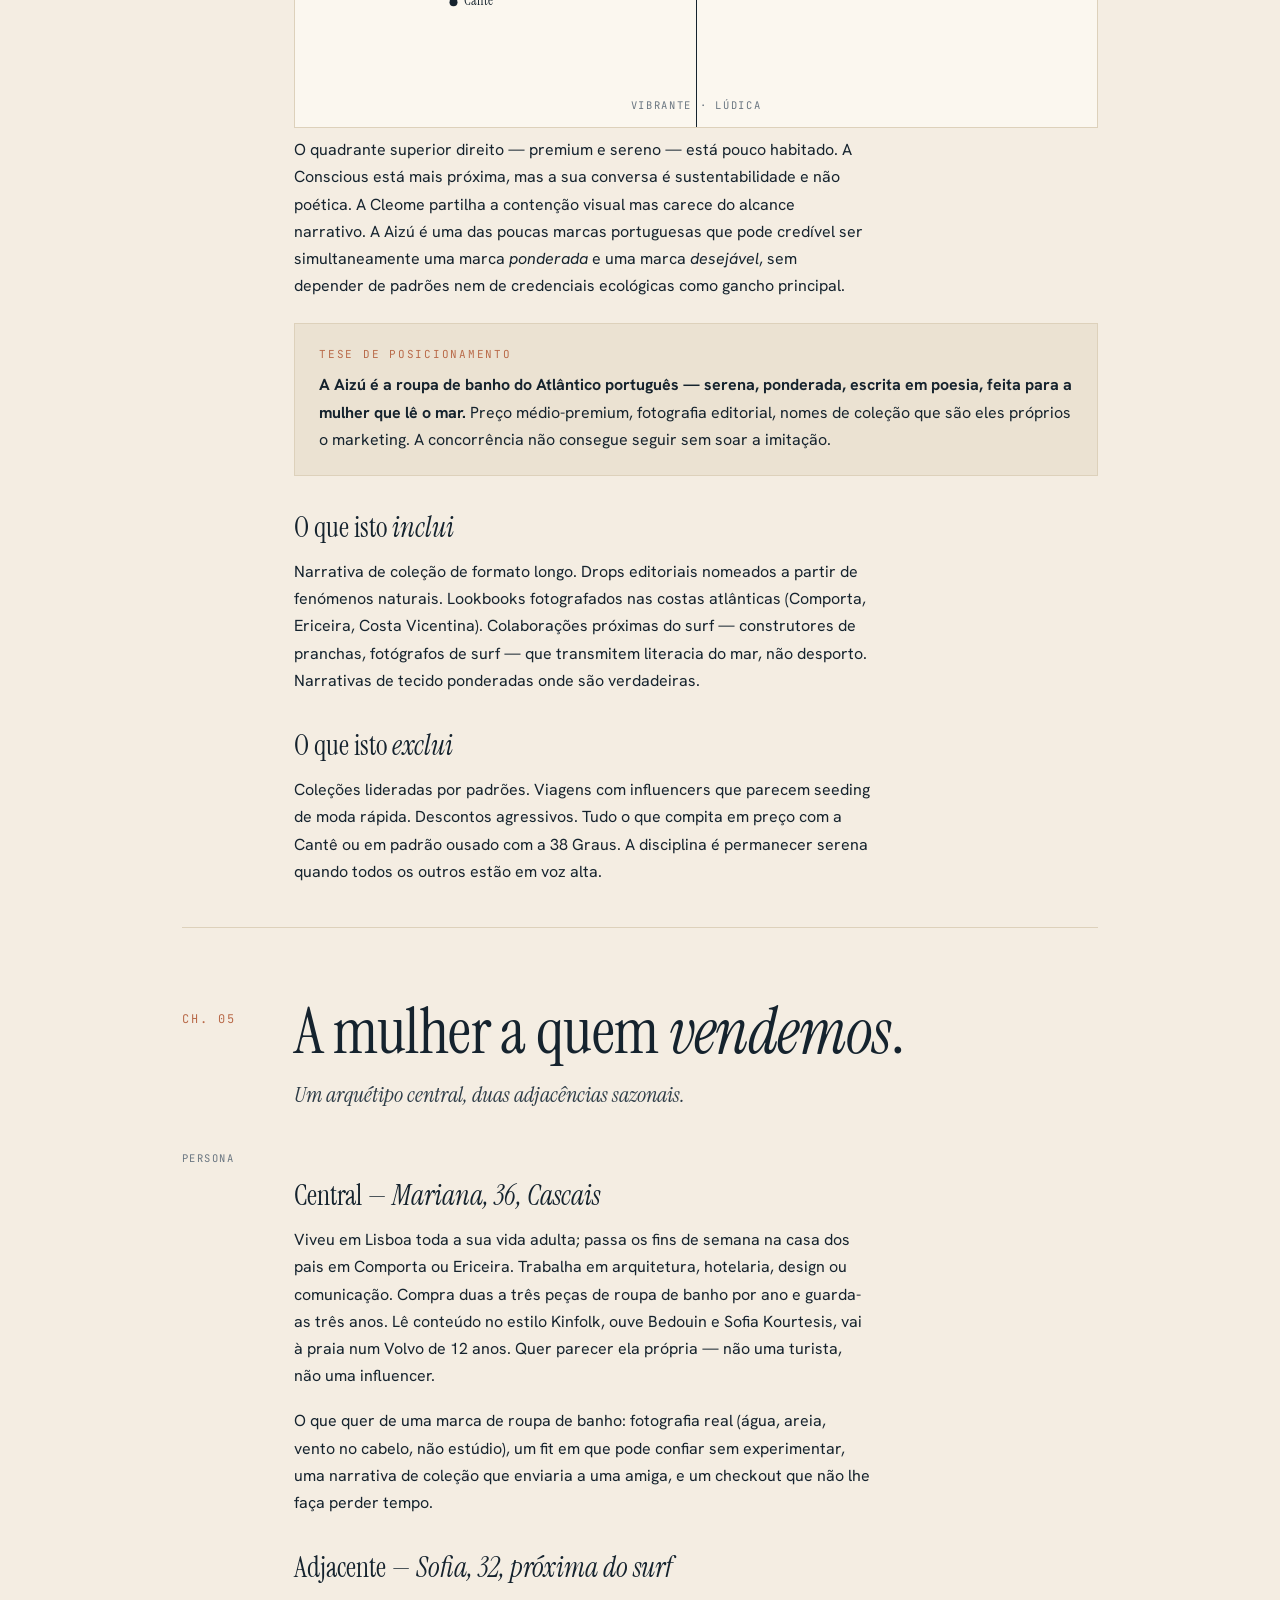
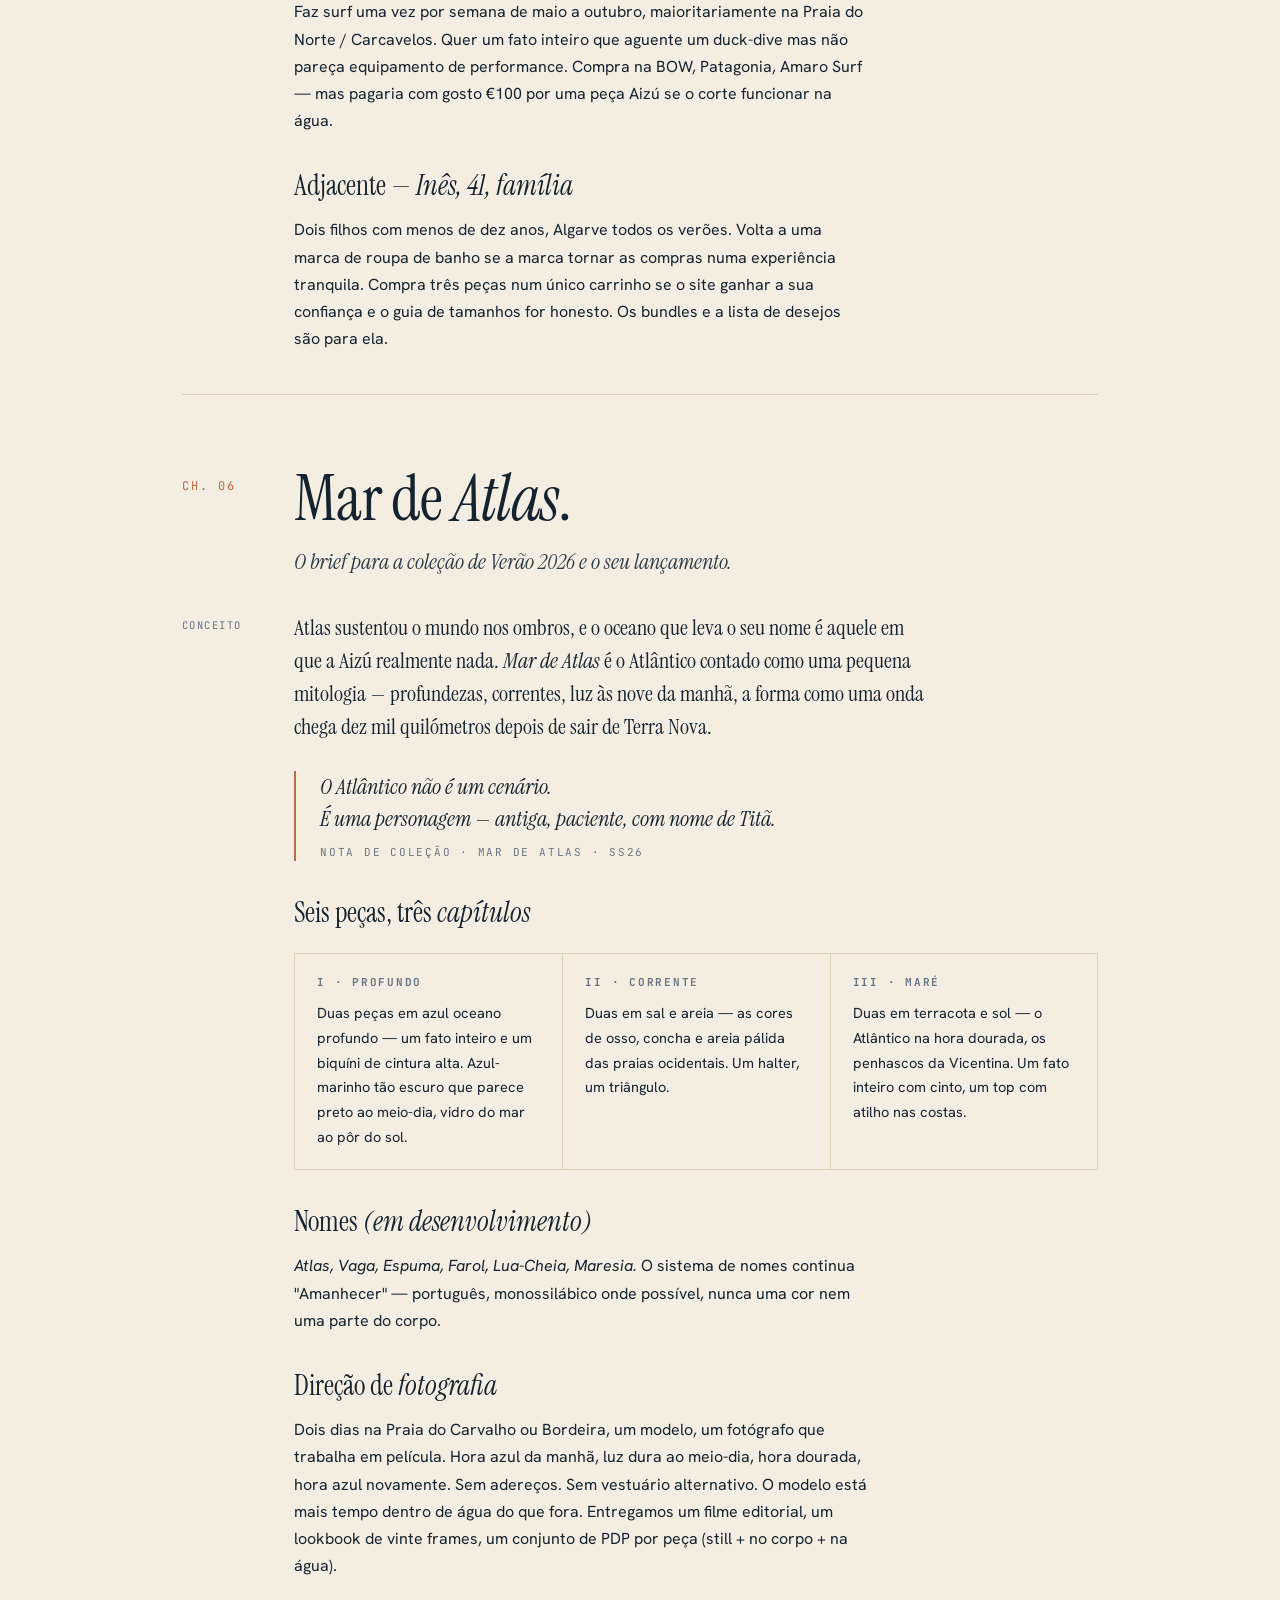
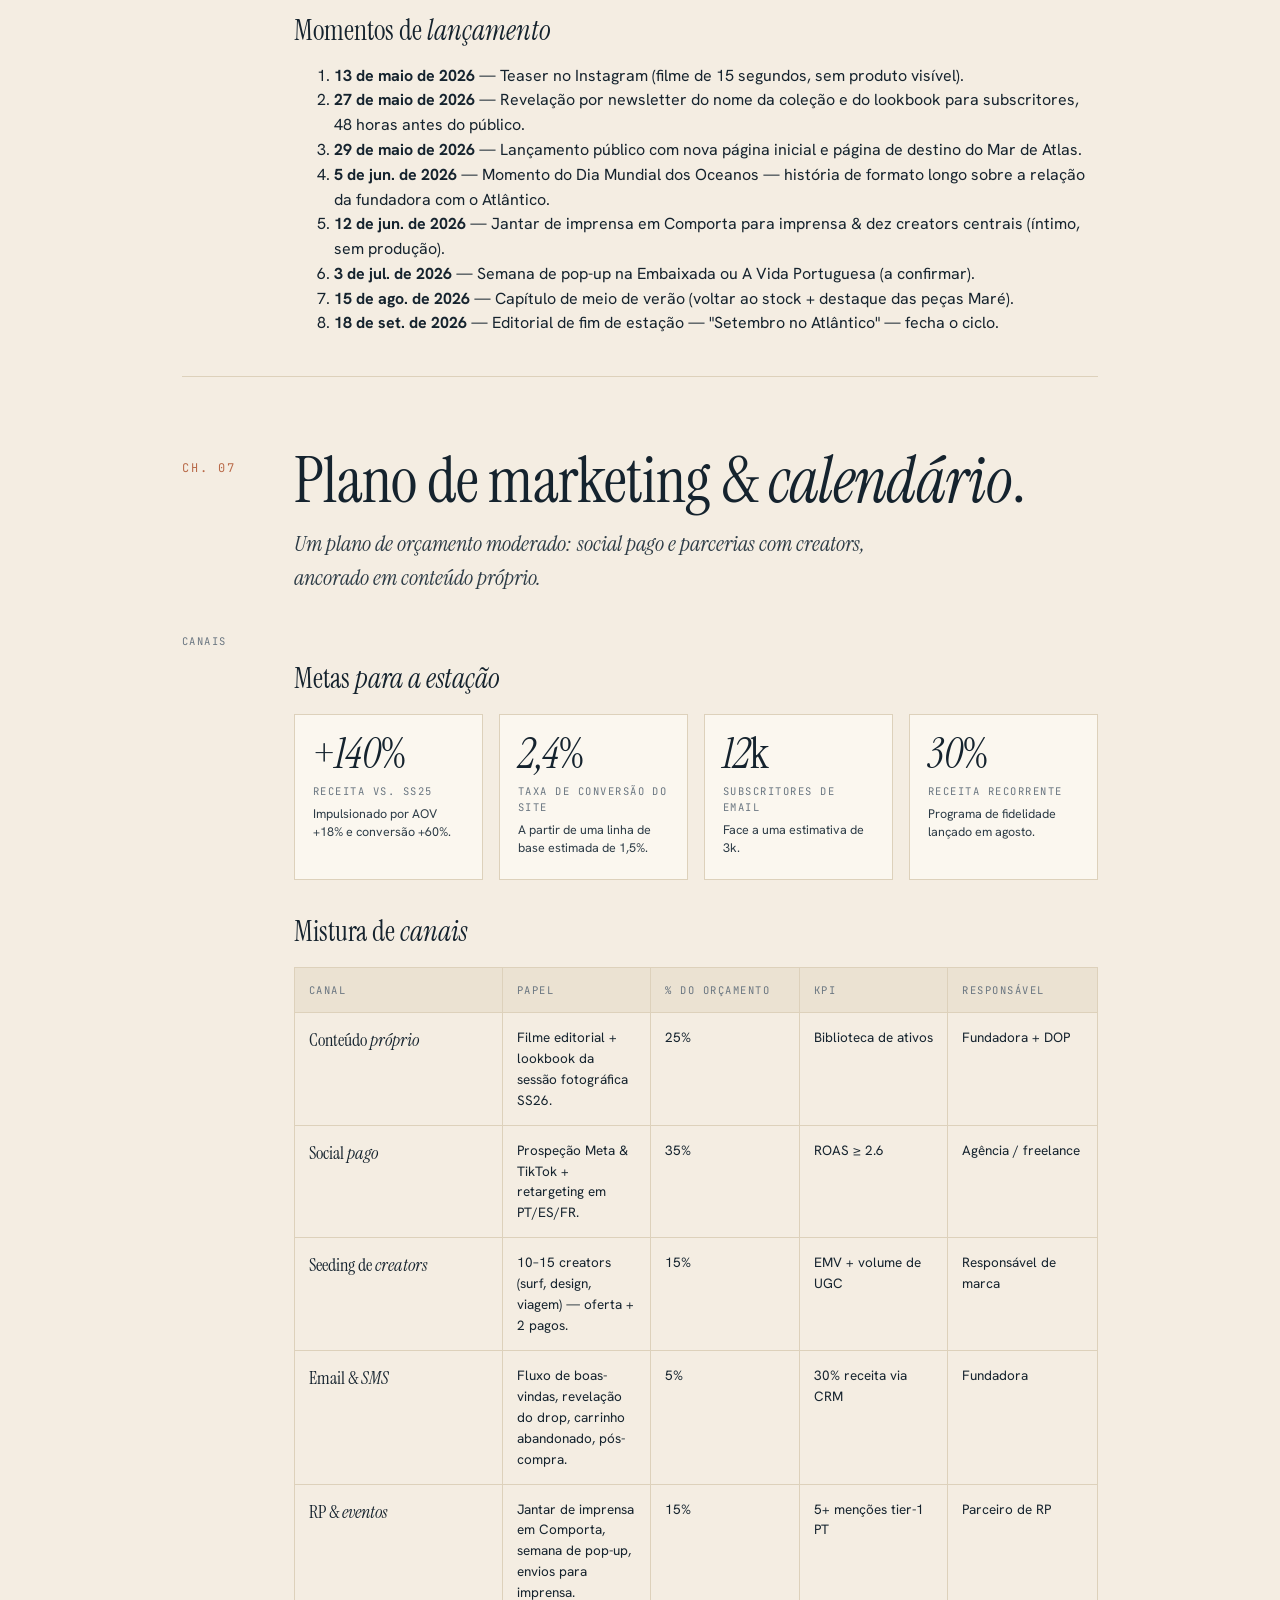
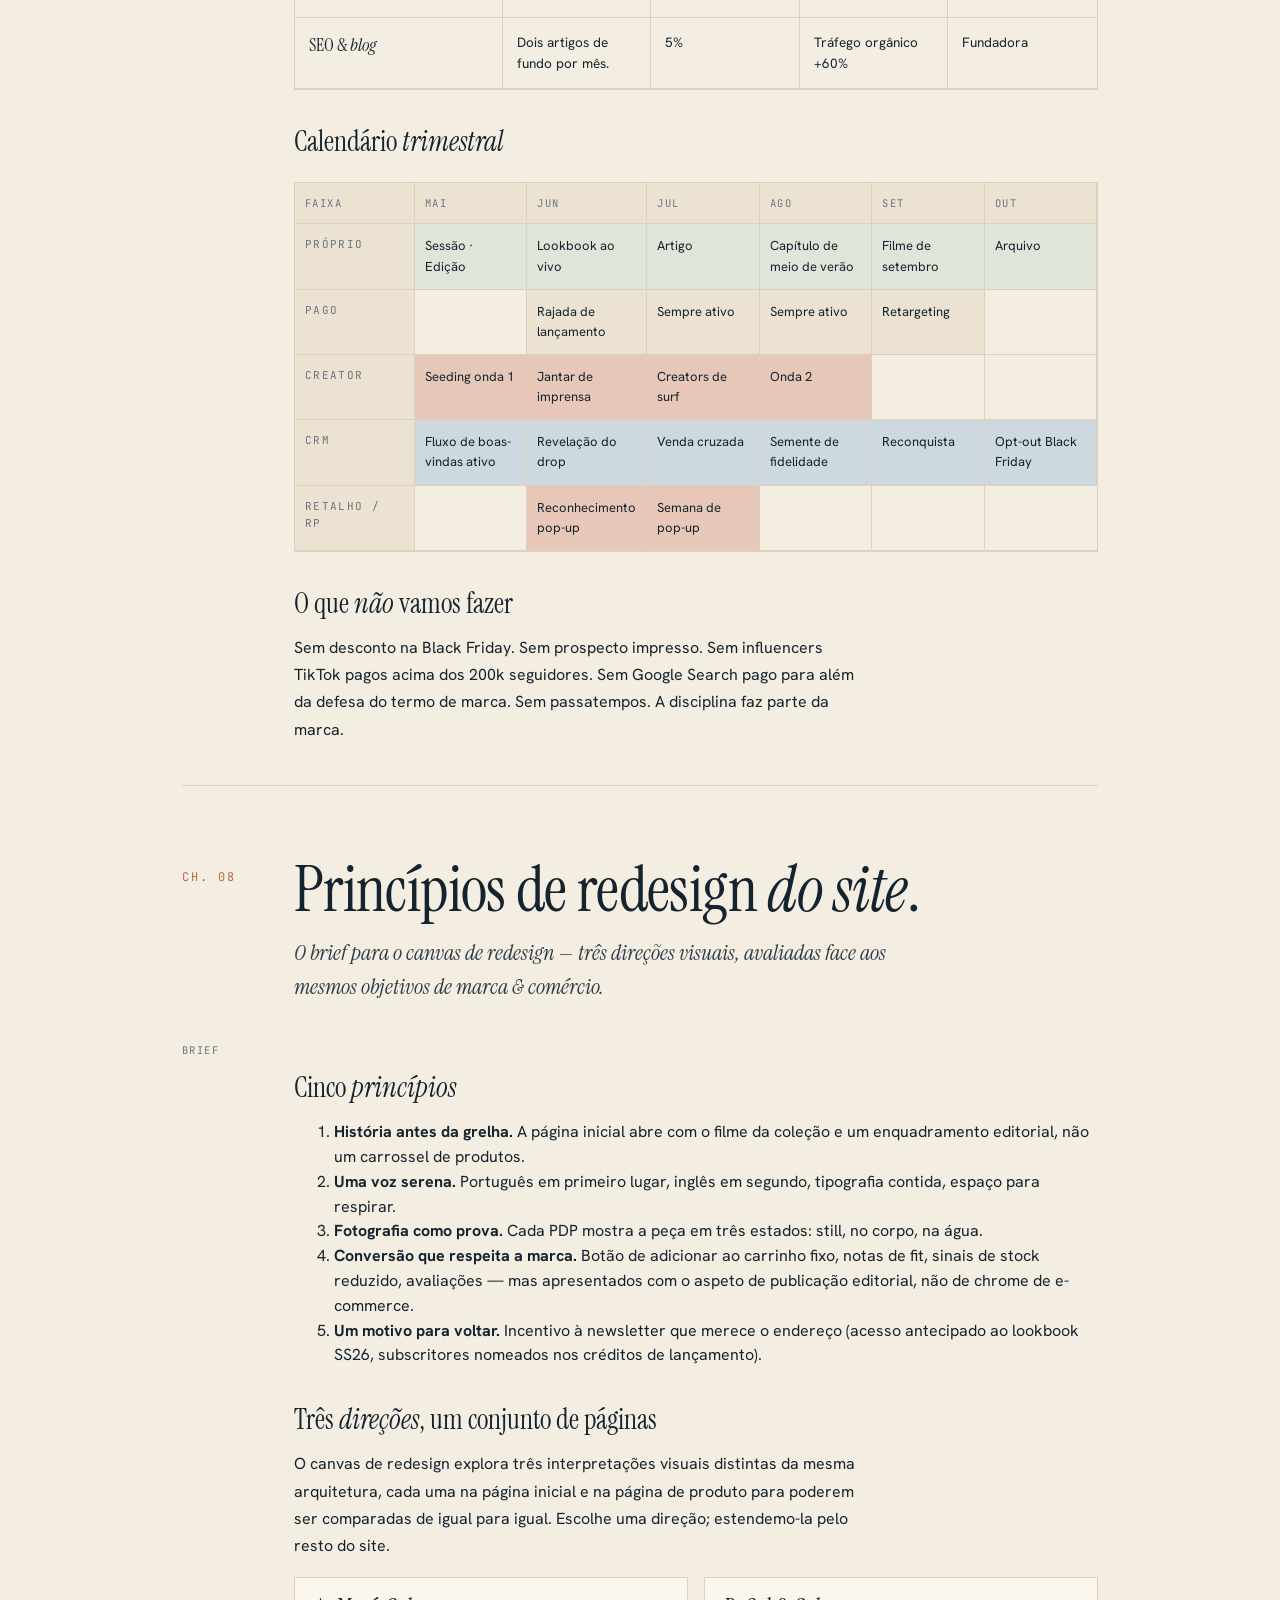
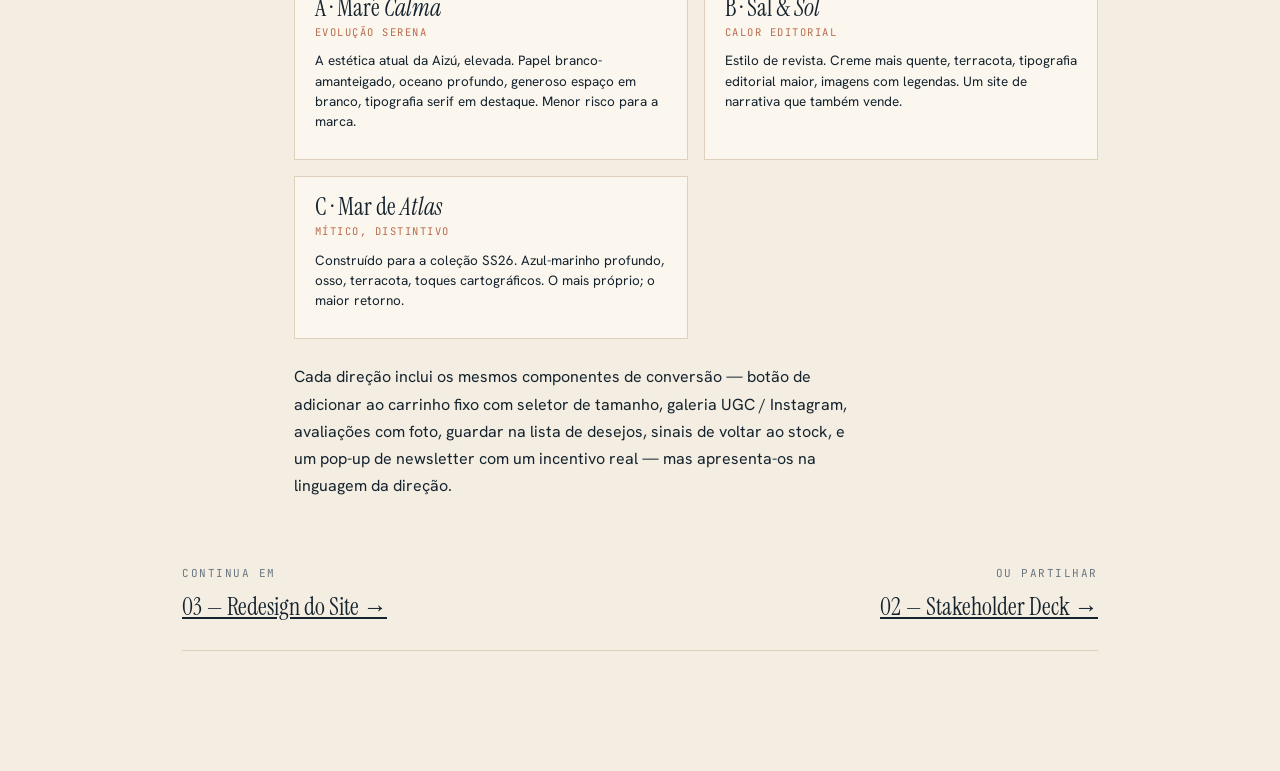
<file: Strategy Report.html>
<!doctype html>
<html lang="pt">
<head>
<meta charset="utf-8" />
<meta name="viewport" content="width=device-width,initial-scale=1" />
<title>Aizú — Relatório de Estratégia e Marketing</title>
<link rel="stylesheet" href="tokens.css" />
<style>
  body{ background:var(--paper); }
  .doc{ max-width: 980px; margin:0 auto; padding: 56px var(--gutter) 120px; }

  /* Top masthead */
  .masthead{ display:grid; grid-template-columns: 1fr auto; gap:24px; padding-bottom:20px; border-bottom:1px solid var(--ink); align-items:end; }
  .masthead .wm{ font-family:var(--serif); font-size:42px; line-height:.9; }
  .masthead .wm em{ font-style:italic; }
  .masthead .meta{ font-family:var(--mono); font-size:11px; letter-spacing:.16em; text-transform:uppercase; color:var(--ink-mute); text-align:right; }

  /* Title block */
  .title-block{ padding: 56px 0 64px; border-bottom:1px solid var(--paper-edge); }
  .title-block .eyebrow{ margin-bottom:18px; }
  .title-block h1{ font-family:var(--serif); font-weight:400; font-size: clamp(56px, 8vw, 112px); line-height:.95; letter-spacing:-.012em; margin:0 0 24px; text-wrap:balance; }
  .title-block h1 em{ font-style:italic; }
  .title-block .lede{ font-family:var(--serif); font-size: clamp(22px, 2.4vw, 30px); line-height:1.35; max-width: 56ch; color:var(--ink-2); }
  .title-block .byline{ display:flex; gap:48px; padding-top:36px; flex-wrap:wrap; }
  .title-block .byline > div{ }
  .title-block .byline .lbl{ font-family:var(--mono); font-size:10.5px; letter-spacing:.16em; text-transform:uppercase; color:var(--ink-mute); margin-bottom:6px; }
  .title-block .byline .val{ font-family:var(--serif); font-size:18px; }

  /* TOC */
  .toc{ display:grid; grid-template-columns: repeat(2, 1fr); gap:0 48px; padding:32px 0; border-bottom:1px solid var(--paper-edge); }
  .toc h4{ font-family:var(--mono); font-size:11px; letter-spacing:.18em; text-transform:uppercase; color:var(--ink-mute); margin:0 0 12px; }
  .toc ol{ list-style:none; padding:0; margin:0; }
  .toc li{ display:grid; grid-template-columns: 32px 1fr auto; gap:12px; padding:8px 0; border-bottom:1px dotted var(--paper-edge); font-size:14.5px; }
  .toc li a{ text-decoration:none; }
  .toc li a:hover{ font-style:italic; }
  .toc li .n{ font-family:var(--mono); font-size:11px; color:var(--ink-mute); padding-top:2px; }
  .toc li .pg{ font-family:var(--mono); font-size:11px; color:var(--ink-mute); padding-top:2px; }

  /* Sections */
  section.chap{ padding: 72px 0 24px; border-bottom:1px solid var(--paper-edge); }
  section.chap > .chead{ display:grid; grid-template-columns: 88px 1fr; gap:24px; align-items:start; margin-bottom:32px; }
  section.chap .chnum{ font-family:var(--mono); font-size:12px; letter-spacing:.16em; color:var(--terracotta); padding-top:10px; }
  section.chap h2{ font-family:var(--serif); font-weight:400; font-size: clamp(38px, 5vw, 64px); line-height:1; letter-spacing:-.01em; margin:0; }
  section.chap h2 em{ font-style:italic; }
  section.chap .csub{ font-family:var(--serif); font-size:22px; color:var(--ink-2); font-style:italic; margin-top:14px; max-width:60ch; }

  .body-grid{ display:grid; grid-template-columns: 88px 1fr; gap:24px; }
  .body-grid > .marg{ font-family:var(--mono); font-size:10.5px; letter-spacing:.14em; text-transform:uppercase; color:var(--ink-mute); padding-top:6px; }
  .body-grid > .col{ }
  .col p{ font-size:16px; line-height:1.7; color:var(--ink); margin: 0 0 18px; max-width: 64ch; }
  .col p.lead{ font-family:var(--serif); font-size: 22px; line-height:1.5; color:var(--ink); }
  .col h3{ font-family:var(--serif); font-weight:400; font-size:28px; line-height:1.15; margin: 36px 0 14px; }
  .col h3 em{ font-style:italic; }
  .col h4{ font-family:var(--mono); font-size:11px; letter-spacing:.18em; text-transform:uppercase; color:var(--ink-mute); margin:24px 0 10px; }

  blockquote{
    margin: 28px 0;
    padding: 0 0 0 24px;
    border-left: 2px solid var(--terracotta);
    font-family:var(--serif); font-style:italic; font-size:22px; line-height:1.45;
    max-width:54ch;
  }
  blockquote .src{ display:block; font-family:var(--mono); font-style:normal; font-size:11px; letter-spacing:.16em; text-transform:uppercase; color:var(--ink-mute); margin-top:10px; }

  /* Pull-quote / callout box */
  .callout{ background:var(--paper-2); border:1px solid var(--paper-edge); padding:22px 24px; margin:24px 0; }
  .callout .label{ font-family:var(--mono); font-size:11px; letter-spacing:.16em; text-transform:uppercase; color:var(--terracotta); margin-bottom:8px; }
  .callout p{ margin:0; max-width:none; }

  /* Two-column compare */
  .compare{ display:grid; grid-template-columns: 1fr 1fr; gap:0; margin:24px 0; border:1px solid var(--paper-edge); }
  .compare > div{ padding:20px 22px; }
  .compare > div + div{ border-left:1px solid var(--paper-edge); }
  .compare h5{ font-family:var(--mono); font-size:11px; letter-spacing:.16em; text-transform:uppercase; color:var(--ink-mute); margin:0 0 10px; }
  .compare p{ margin:0; font-size:14.5px; }

  /* Audit table */
  table.audit{ width:100%; border-collapse:collapse; margin: 18px 0 24px; font-size:14.5px; }
  table.audit th, table.audit td{ text-align:left; padding:14px 8px; border-bottom:1px solid var(--paper-edge); vertical-align:top; }
  table.audit th{ font-family:var(--mono); font-weight:500; font-size:10.5px; letter-spacing:.16em; text-transform:uppercase; color:var(--ink-mute); border-bottom:1px solid var(--ink); }
  table.audit td .verdict{ font-family:var(--mono); font-size:11px; letter-spacing:.1em; padding:3px 8px; display:inline-block; }
  .v-good{ background:#d8e0d3; color:#2e3e26; }
  .v-mid { background:#ebe2d2; color:#7a5b32; }
  .v-bad { background:#e7c8b8; color:#7a3920; }

  /* Competitor cards */
  .competitor-grid{ display:grid; grid-template-columns: repeat(2, 1fr); gap:16px; margin:18px 0 8px; }
  .comp{ border:1px solid var(--paper-edge); padding:18px 20px; background:#fbf7ef; }
  .comp .name{ font-family:var(--serif); font-size:24px; line-height:1; margin-bottom:4px; }
  .comp .name em{ font-style:italic; }
  .comp .tag{ font-family:var(--mono); font-size:10.5px; letter-spacing:.14em; text-transform:uppercase; color:var(--terracotta); margin-bottom:10px; display:block; }
  .comp p{ margin:0 0 10px; font-size:13.5px; line-height:1.5; }
  .comp .stats{ display:flex; flex-wrap:wrap; gap:8px; margin-top:8px; }
  .comp .pill{ font-family:var(--mono); font-size:10px; letter-spacing:.1em; padding:3px 7px; border:1px solid var(--paper-edge); color:var(--ink-mute); }

  /* Positioning map */
  .map{ position:relative; aspect-ratio: 1.4 / 1; background:#fbf7ef; border:1px solid var(--paper-edge); margin: 24px 0 8px; }
  .map .axis{ position:absolute; background:var(--ink); }
  .map .axis.h{ left:0; right:0; top:50%; height:1px; }
  .map .axis.v{ top:0; bottom:0; left:50%; width:1px; }
  .map .lbl{ position:absolute; font-family:var(--mono); font-size:10.5px; letter-spacing:.16em; text-transform:uppercase; color:var(--ink-mute); }
  .map .lbl.t{ top:14px; left:50%; transform:translateX(-50%); }
  .map .lbl.b{ bottom:14px; left:50%; transform:translateX(-50%); }
  .map .lbl.l{ left:14px; top:50%; transform:translateY(-50%) rotate(-90deg); transform-origin:left center; }
  .map .lbl.r{ right:14px; top:50%; transform:translateY(-50%) rotate(-90deg); transform-origin:right center; }
  .map .pt{ position:absolute; transform:translate(-50%, -50%); font-family:var(--serif); font-size:14px; }
  .map .pt::before{ content:""; display:inline-block; width:8px; height:8px; background:var(--ink); border-radius:50%; margin-right:6px; vertical-align:middle; }
  .map .pt.us::before{ background:var(--terracotta); width:14px; height:14px; }
  .map .pt.us{ font-style:italic; font-size:18px; }

  /* Calendar */
  .cal{ display:grid; grid-template-columns: 120px repeat(6, 1fr); border:1px solid var(--paper-edge); margin: 24px 0 12px; font-size:13px; }
  .cal > div{ padding:12px 10px; border-bottom:1px solid var(--paper-edge); border-right:1px solid var(--paper-edge); }
  .cal > div:last-child{ border-right:none; }
  .cal .head{ font-family:var(--mono); font-size:10.5px; letter-spacing:.14em; text-transform:uppercase; color:var(--ink-mute); background:var(--paper-2); }
  .cal .row-label{ font-family:var(--mono); font-size:11px; letter-spacing:.12em; text-transform:uppercase; color:var(--ink-mute); background:var(--paper-2); }
  .cal .a{ background:#dfe6d9; }
  .cal .b{ background:#ebe2d2; }
  .cal .c{ background:#e7c8b8; }
  .cal .d{ background:#cdd8df; }

  /* KPIs */
  .kpis{ display:grid; grid-template-columns: repeat(4, 1fr); gap:16px; margin:18px 0; }
  .kpi{ border:1px solid var(--paper-edge); padding:18px 18px 22px; background:#fbf7ef; }
  .kpi .v{ font-family:var(--serif); font-size:42px; line-height:1; }
  .kpi .v em{ font-style:italic; }
  .kpi .l{ font-family:var(--mono); font-size:10.5px; letter-spacing:.14em; text-transform:uppercase; color:var(--ink-mute); margin-top:8px; }
  .kpi .n{ font-size:12.5px; color:var(--ink-2); margin-top:6px; line-height:1.45; }

  /* Channel mix */
  .channels{ display:grid; grid-template-columns: 1.4fr repeat(4, 1fr); border:1px solid var(--paper-edge); margin:18px 0; font-size:13.5px; }
  .channels > div{ padding:14px; border-bottom:1px solid var(--paper-edge); border-right:1px solid var(--paper-edge); }
  .channels > div:nth-child(5n){ border-right:none; }
  .channels .head{ font-family:var(--mono); font-size:10.5px; letter-spacing:.14em; text-transform:uppercase; color:var(--ink-mute); background:var(--paper-2); }
  .channels .name{ font-family:var(--serif); font-size:18px; }
  .channels .name em{ font-style:italic; }

  /* End cap */
  .endcap{ padding:48px 0 0; display:flex; justify-content:space-between; align-items:flex-end; gap:24px; }
  .endcap .meta{ font-family:var(--mono); font-size:11px; letter-spacing:.14em; text-transform:uppercase; color:var(--ink-mute); }

  /* Print friendliness */
  @media print{
    body{ background:#fff; }
    section.chap{ break-inside:avoid; }
  }

  @media (max-width: 760px){
    .body-grid{ grid-template-columns: 1fr; }
    .body-grid > .marg{ display:none; }
    .toc, .competitor-grid, .compare, .kpis{ grid-template-columns: 1fr; }
    .cal, .channels{ font-size:11px; }
  }

  /* In-text small caps style for nav back */
  .topnav{ position:sticky; top:0; backdrop-filter: blur(10px); background:rgba(244,237,226,.85); border-bottom:1px solid var(--paper-edge); padding:10px var(--gutter); z-index:10; display:flex; justify-content:space-between; align-items:center; font-family:var(--mono); font-size:11px; letter-spacing:.14em; text-transform:uppercase; }
  .topnav a{ text-decoration:none; }
  .topnav a:hover{ font-style:italic; }
</style>
</head>
<body>

<div class="topnav">
  <a href="index.html">← Sala de Trabalho</a>
  <span>Aizú · Relatório de Estratégia &amp; Marketing · 01/03</span>
  <a href="Stakeholder%20Deck.html">Deck →</a>
</div>

<div class="doc">

  <header class="masthead">
    <div class="wm">Aiz<em>ú</em></div>
    <div class="meta">
      Relatório de Estratégia &amp; Marketing<br/>
      Maio 2026 · v1 · Interno
    </div>
  </header>

  <div class="title-block">
    <div class="eyebrow">Detalhe de trabalho · 01 de 03</div>
    <h1>Mar de <em>Atlas</em>.<br/>O argumento por uma<br/>Aizú mais serena e profunda.</h1>
    <p class="lede">Onde a marca se encontra hoje, para onde o mercado de roupa de banho português está a caminhar, e como a coleção de Verão 2026 — e o site que a transporta — pode ocupar um espaço que ninguém em Lisboa ocupa com convicção.</p>
    <div class="byline">
      <div><div class="lbl">Preparado para</div><div class="val">Aizú · Fundadora &amp; equipa</div></div>
      <div><div class="lbl">Ciclo</div><div class="val">Primavera–Verão 2026</div></div>
      <div><div class="lbl">Região</div><div class="val">Portugal · Envios para a UE</div></div>
      <div><div class="lbl">Extensão</div><div class="val">Oito capítulos</div></div>
    </div>
  </div>

  <div class="toc">
    <div>
      <h4>Índice</h4>
      <ol>
        <li><span class="n">01</span><a href="#c1">O estado da marca</a><span class="pg">p. 01</span></li>
        <li><span class="n">02</span><a href="#c2">Auditoria de aizuswim.com</a><span class="pg">p. 02</span></li>
        <li><span class="n">03</span><a href="#c3">O panorama de roupa de banho em Portugal</a><span class="pg">p. 04</span></li>
        <li><span class="n">04</span><a href="#c4">Onde a Aizú está bem posicionada</a><span class="pg">p. 06</span></li>
      </ol>
    </div>
    <div>
      <h4 style="visibility:hidden;">.</h4>
      <ol>
        <li><span class="n">05</span><a href="#c5">Público &amp; a mulher a quem vendemos</a><span class="pg">p. 07</span></li>
        <li><span class="n">06</span><a href="#c6">Mar de Atlas — brief de campanha</a><span class="pg">p. 08</span></li>
        <li><span class="n">07</span><a href="#c7">Plano de marketing &amp; calendário</a><span class="pg">p. 10</span></li>
        <li><span class="n">08</span><a href="#c8">Princípios de redesign do site</a><span class="pg">p. 12</span></li>
      </ol>
    </div>
  </div>

  <!-- ============== CHAPTER 1 ============== -->
  <section class="chap" id="c1">
    <div class="chead">
      <div class="chnum">CH. 01</div>
      <div>
        <h2>O estado da <em>marca</em>.</h2>
        <div class="csub">Uma pequena marca de roupa de banho cuidada, com uma essência poética que a loja online apenas conta a metade.</div>
      </div>
    </div>
    <div class="body-grid">
      <div class="marg">Em resumo</div>
      <div class="col">
        <p class="lead">A Aizú é uma marca portuguesa de roupa de banho que já conhece o seu tom — sereno, ligado ao mar, escrito em português suave — mas a loja online, a fotografia e o marketing ainda não acompanharam esse caminho. Os nomes das coleções (Aurora, Sol Nascente, Bruma, Calmaria, Alvor) são, sem dúvida, o elemento mais distintivo da identidade da marca, e estão enterrados.</p>

        <h3>O que está a <em>funcionar</em></h3>
        <p>O sistema de nomes dos produtos é genuinamente distinto. A coleção atual "Amanhecer" é construída em torno da hora intermédia de pouco antes do amanhecer — um território coerente e próprio. A gama de preços €95–110 transmite ponderação em vez de aspiração, o que se adequa a uma mulher entre os 30 e os 45 anos que deixou de comprar moda rápida mas não quer gastar €280 num fato inteiro de Hunza G. O Atlântico, Lisboa e a comunidade de estilo de vida próxima do surf conferem à marca um centro de gravidade geográfico real que a maioria das marcas europeias de roupa de banho não tem.</p>

        <h3>O que a está a <em>travar</em></h3>
        <p>O site é maioritariamente um tema Shopify por defeito. A fotografia dos produtos é feita com fundo neutro, sem imagens na água, no corpo ou em contexto. Não existe um momento editorial de lookbook para "Amanhecer" — a narrativa da coleção termina no hero da página inicial. A infraestrutura de conversão (guia de tamanhos, avaliações de fit, bundles, voltar ao stock, carrinho abandonado) está em grande parte ausente. Não há captura de email para além de um formulário no rodapé, não há UGC e não há razão evidente para voltar.</p>

        <div class="callout">
          <div class="label">A oportunidade</div>
          <p>A Aizú está a uma sessão fotográfica editorial, uma reconstrução do site e uma história bem contada de distância de ser lida como uma marca europeia de roupa de banho médio-premium a sério, em vez de uma pequena loja Shopify com bons produtos.</p>
        </div>
      </div>
    </div>
  </section>

  <!-- ============== CHAPTER 2 ============== -->
  <section class="chap" id="c2">
    <div class="chead">
      <div class="chnum">CH. 02</div>
      <div>
        <h2>Auditoria de <em>aizuswim.com</em>.</h2>
        <div class="csub">Oito superfícies, avaliadas face ao que uma cliente numa sessão de consideração real necessita.</div>
      </div>
    </div>
    <div class="body-grid">
      <div class="marg">Análise</div>
      <div class="col">
        <p>Percorremos o site como uma mulher de 34 anos em Cascais à procura de um bom fato inteiro para um longo agosto no Algarve. Isto é o que ela encontrou, e o que não encontrou.</p>

        <table class="audit">
          <thead>
            <tr><th style="width:24%;">Superfície</th><th>O que faz hoje</th><th style="width:18%;">Veredicto</th></tr>
          </thead>
          <tbody>
            <tr>
              <td><strong>Hero da página inicial</strong></td>
              <td>Um belo loop de vídeo e uma única linha de poesia. O momento mais forte do site.</td>
              <td><span class="verdict v-good">Sustenta-se</span></td>
            </tr>
            <tr>
              <td><strong>Narrativa da coleção</strong></td>
              <td>"Amanhecer" aparece como um nome e uma frase; não existe camada editorial por baixo.</td>
              <td><span class="verdict v-mid">Incompleto</span></td>
            </tr>
            <tr>
              <td><strong>Fotografia de produto</strong></td>
              <td>Flat-lay / modelo singular em fundos neutros. Sem imagens na água, sem ambiente, sem contexto.</td>
              <td><span class="verdict v-bad">Em falta</span></td>
            </tr>
            <tr>
              <td><strong>Página de detalhe do produto</strong></td>
              <td>Layout padrão estilo Shopify Dawn. Sem notas de fit, sem altura/tamanho do modelo, sem fotos de styling, sem avaliações.</td>
              <td><span class="verdict v-bad">Subdesenvolvido</span></td>
            </tr>
            <tr>
              <td><strong>Guia de tamanhos e fit</strong></td>
              <td>Uma tabela de tamanhos estática numa página separada. Sem encontrador de fit, sem indicação do que o modelo veste.</td>
              <td><span class="verdict v-mid">Funcional</span></td>
            </tr>
            <tr>
              <td><strong>Prova social</strong></td>
              <td>Nenhuma no site. O Instagram está ativo mas não é apresentado; sem avaliações, sem UGC, sem imprensa.</td>
              <td><span class="verdict v-bad">Em falta</span></td>
            </tr>
            <tr>
              <td><strong>Captura de email</strong></td>
              <td>Formulário no rodapé, sem incentivo, sem promessa editorial.</td>
              <td><span class="verdict v-bad">Fraco</span></td>
            </tr>
            <tr>
              <td><strong>Sobre / Nossa história</strong></td>
              <td>Existe; não tem ligação destacada a partir da página inicial; a história da fundação é difícil de encontrar.</td>
              <td><span class="verdict v-mid">Enterrado</span></td>
            </tr>
          </tbody>
        </table>

        <h3>As quatro vitórias <em>silenciosas</em></h3>
        <p>Antes de qualquer redesign, quatro alterações vão mexer o ponteiro nos próximos 30 dias: um conjunto de fotos no corpo e na água, notas de fit em cada PDP, um incentivo à newsletter melhor do que "junte-se à nossa lista", e um botão de adicionar ao carrinho fixo no mobile. Nenhuma requer uma reconstrução da marca. Todas estão integradas no redesign que se segue.</p>
      </div>
    </div>
  </section>

  <!-- ============== CHAPTER 3 ============== -->
  <section class="chap" id="c3">
    <div class="chead">
      <div class="chnum">CH. 03</div>
      <div>
        <h2>O panorama da roupa de banho <em>portuguesa</em>.</h2>
        <div class="csub">Doze marcas credíveis partilham a praia ibérica. A maioria enquadra-se em uma de duas faixas sobrelotadas.</div>
      </div>
    </div>
    <div class="body-grid">
      <div class="marg">Mapa</div>
      <div class="col">
        <p>A roupa de banho portuguesa é uma categoria pequena mas invulgarmente bem desenvolvida para a dimensão do país — resultado de uma longa costa, uma forte cultura de design em Lisboa e Porto, e uma geração de fundadoras que cresceu através da Cantê e da Latitid. Duas faixas estão sobrelotadas: <em>sustentabilidade como motor</em> (ECONYL®, produção sob encomenda, baixo desperdício) e <em>alegria de cor e padrão</em> (Cantê, 38 Graus, as peças mais chamativas da Latitid). Uma faixa está visivelmente escassa: <em>quietude, ponderação, o oceano como poesia</em> — a faixa que a Aizú já ocupa a meio.</p>

        <h3>Concorrentes diretos identificados pela equipa</h3>
        <div class="competitor-grid">
          <div class="comp">
            <div class="name">Latitid<em>.</em></div>
            <span class="tag">Premium · Feito em Portugal · est. 2013</span>
            <p>A referência. Coleções temáticas por cidade, tecidos italianos, vendida na Embaixada e numa lista de retalhistas de resort. Aspiracional mas cada vez mais carregada em padrões.</p>
            <div class="stats"><span class="pill">€110–180</span><span class="pill">PT · ES · IT</span><span class="pill">~85k IG</span></div>
          </div>
          <div class="comp">
            <div class="name">Conscious <em>Swimwear</em></div>
            <span class="tag">Sustentável · ECONYL® · est. 2019</span>
            <p>A aposta pelos valores. Produção sob encomenda em Lisboa, 1% for the Planet, narrativa de sustentabilidade vocal. Coleção pequena, drops lentos, nicho dedicado.</p>
            <div class="stats"><span class="pill">€85–130</span><span class="pill">PT · UE</span><span class="pill">Sob encomenda</span></div>
          </div>
        </div>

        <h3>O campo <em>mais alargado</em></h3>
        <div class="competitor-grid">
          <div class="comp">
            <div class="name">Cantê <em>Lisboa</em></div>
            <span class="tag">Lúdica · Multi-loja · est. 2011</span>
            <p>Líder de categoria em Portugal. Padrões vivos, vocação familiar, gamas para homem e criança, retalho no Chiado, Amoreiras, Restelo. Não é uma concorrente tonal.</p>
            <div class="stats"><span class="pill">€60–110</span><span class="pill">Orientada para o retalho</span></div>
          </div>
          <div class="comp">
            <div class="name">Aumar<em>.</em></div>
            <span class="tag">Natureza · Tamanhos inclusivos · est. 2014</span>
            <p>Coleções "Elementos de Gaia", XS–XL, paleta terrosa. A prima tonal mais próxima — vende mais através de grossistas do que DTC.</p>
            <div class="stats"><span class="pill">€70–120</span></div>
          </div>
          <div class="comp">
            <div class="name">Cleome<em>.</em></div>
            <span class="tag">Porto · ECONYL® · est. 2017</span>
            <p>Cortes arquiteturais, paleta contida, crescimento lento. Forte visão estética, fraca narrativa.</p>
            <div class="stats"><span class="pill">€90–140</span></div>
          </div>
          <div class="comp">
            <div class="name">Drope <em>Clothing</em></div>
            <span class="tag">Viagem · ECONYL® · est. 2019</span>
            <p>Enquadramento de "locais paradisíacos", orientada para conteúdo, muito UGC, uma operação mais nativa no digital.</p>
            <div class="stats"><span class="pill">€70–110</span><span class="pill">IG forte</span></div>
          </div>
          <div class="comp">
            <div class="name">Kalimera<em>.</em></div>
            <span class="tag">Pré-venda · Fundadora presente · est. 2021</span>
            <p>Modelo de drop, pequenos lotes, ECONYL®, voz de fundadora. Concorrente direta para a janela dos próximos cinco anos.</p>
            <div class="stats"><span class="pill">€80–120</span></div>
          </div>
          <div class="comp">
            <div class="name">38 Graus<em>.</em></div>
            <span class="tag">Padrões ousados · est. 2017</span>
            <p>Vibrante, divertida, verão pleno. Não é onde a Aizú joga; útil como ponto de contraste.</p>
            <div class="stats"><span class="pill">€60–95</span></div>
          </div>
        </div>

        <h3>O que os seus sites <em>fazem bem</em></h3>
        <div class="compare">
          <div>
            <h5>Latitid — disciplina editorial</h5>
            <p>Lookbook a página inteira, história por drop, PDP limpa com altura e tamanho do modelo indicados. As suas páginas "Capsule" são o modelo a estudar.</p>
          </div>
          <div>
            <h5>Conscious — compra com narrativa</h5>
            <p>Cada página de produto indica o impacto: gramas de nylon, de onde veio, para onde vai o 1%. Transmite convicção, não greenwashing.</p>
          </div>
          <div>
            <h5>Drope — motor de UGC</h5>
            <p>Bloco de Instagram com compra direta na página inicial, fotos de clientes em cada PDP, uma cadência de conteúdo que a Aizú pode credível igualar.</p>
          </div>
          <div>
            <h5>Cantê — ritmo de retalho</h5>
            <p>Cadência de novas chegadas, guia de tamanhos com alturas dos modelos, CTAs muito claros. O site mais maduro em conversão no conjunto local.</p>
          </div>
        </div>
      </div>
    </div>
  </section>

  <!-- ============== CHAPTER 4 ============== -->
  <section class="chap" id="c4">
    <div class="chead">
      <div class="chnum">CH. 04</div>
      <div>
        <h2>Onde a Aizú está <em>bem posicionada</em>.</h2>
        <div class="csub">Um mapa de dois eixos do mercado português de roupa de banho mostra um quadrante com muito poucos vizinhos.</div>
      </div>
    </div>
    <div class="body-grid">
      <div class="marg">Mapa</div>
      <div class="col">

        <div class="map" aria-label="Mapa de posicionamento">
          <div class="axis h"></div>
          <div class="axis v"></div>
          <div class="lbl t">Serena · Poética</div>
          <div class="lbl b">Vibrante · Lúdica</div>
          <div class="lbl l">Acessível</div>
          <div class="lbl r">Premium</div>

          <div class="pt"      style="left:22%; top:78%;">Cantê</div>
          <div class="pt"      style="left:30%; top:70%;">38 Graus</div>
          <div class="pt"      style="left:78%; top:62%;">Latitid</div>
          <div class="pt"      style="left:55%; top:58%;">Drope</div>
          <div class="pt"      style="left:42%; top:36%;">Aumar</div>
          <div class="pt"      style="left:62%; top:30%;">Conscious</div>
          <div class="pt"      style="left:70%; top:42%;">Cleome</div>
          <div class="pt"      style="left:50%; top:46%;">Kalimera</div>
          <div class="pt us"   style="left:74%; top:22%;">Aizú</div>
        </div>

        <p>O quadrante superior direito — premium e sereno — está pouco habitado. A Conscious está mais próxima, mas a sua conversa é sustentabilidade e não poética. A Cleome partilha a contenção visual mas carece do alcance narrativo. A Aizú é uma das poucas marcas portuguesas que pode credível ser simultaneamente uma marca <em>ponderada</em> e uma marca <em>desejável</em>, sem depender de padrões nem de credenciais ecológicas como gancho principal.</p>

        <div class="callout">
          <div class="label">Tese de posicionamento</div>
          <p><strong>A Aizú é a roupa de banho do Atlântico português — serena, ponderada, escrita em poesia, feita para a mulher que lê o mar.</strong> Preço médio-premium, fotografia editorial, nomes de coleção que são eles próprios o marketing. A concorrência não consegue seguir sem soar a imitação.</p>
        </div>

        <h3>O que isto <em>inclui</em></h3>
        <p>Narrativa de coleção de formato longo. Drops editoriais nomeados a partir de fenómenos naturais. Lookbooks fotografados nas costas atlânticas (Comporta, Ericeira, Costa Vicentina). Colaborações próximas do surf — construtores de pranchas, fotógrafos de surf — que transmitem literacia do mar, não desporto. Narrativas de tecido ponderadas onde são verdadeiras.</p>

        <h3>O que isto <em>exclui</em></h3>
        <p>Coleções lideradas por padrões. Viagens com influencers que parecem seeding de moda rápida. Descontos agressivos. Tudo o que compita em preço com a Cantê ou em padrão ousado com a 38 Graus. A disciplina é permanecer serena quando todos os outros estão em voz alta.</p>
      </div>
    </div>
  </section>

  <!-- ============== CHAPTER 5 ============== -->
  <section class="chap" id="c5">
    <div class="chead">
      <div class="chnum">CH. 05</div>
      <div>
        <h2>A mulher a quem <em>vendemos</em>.</h2>
        <div class="csub">Um arquétipo central, duas adjacências sazonais.</div>
      </div>
    </div>
    <div class="body-grid">
      <div class="marg">Persona</div>
      <div class="col">
        <h3>Central — <em>Mariana, 36, Cascais</em></h3>
        <p>Viveu em Lisboa toda a sua vida adulta; passa os fins de semana na casa dos pais em Comporta ou Ericeira. Trabalha em arquitetura, hotelaria, design ou comunicação. Compra duas a três peças de roupa de banho por ano e guarda-as três anos. Lê conteúdo no estilo Kinfolk, ouve Bedouin e Sofia Kourtesis, vai à praia num Volvo de 12 anos. Quer parecer ela própria — não uma turista, não uma influencer.</p>

        <p>O que quer de uma marca de roupa de banho: fotografia real (água, areia, vento no cabelo, não estúdio), um fit em que pode confiar sem experimentar, uma narrativa de coleção que enviaria a uma amiga, e um checkout que não lhe faça perder tempo.</p>

        <h3>Adjacente — <em>Sofia, 32, próxima do surf</em></h3>
        <p>Faz surf uma vez por semana de maio a outubro, maioritariamente na Praia do Norte / Carcavelos. Quer um fato inteiro que aguente um duck-dive mas não pareça equipamento de performance. Compra na BOW, Patagonia, Amaro Surf — mas pagaria com gosto €100 por uma peça Aizú se o corte funcionar na água.</p>

        <h3>Adjacente — <em>Inês, 41, família</em></h3>
        <p>Dois filhos com menos de dez anos, Algarve todos os verões. Volta a uma marca de roupa de banho se a marca tornar as compras numa experiência tranquila. Compra três peças num único carrinho se o site ganhar a sua confiança e o guia de tamanhos for honesto. Os bundles e a lista de desejos são para ela.</p>
      </div>
    </div>
  </section>

  <!-- ============== CHAPTER 6 ============== -->
  <section class="chap" id="c6">
    <div class="chead">
      <div class="chnum">CH. 06</div>
      <div>
        <h2>Mar de <em>Atlas</em>.</h2>
        <div class="csub">O brief para a coleção de Verão 2026 e o seu lançamento.</div>
      </div>
    </div>
    <div class="body-grid">
      <div class="marg">Conceito</div>
      <div class="col">
        <p class="lead">Atlas sustentou o mundo nos ombros, e o oceano que leva o seu nome é aquele em que a Aizú realmente nada. <em>Mar de Atlas</em> é o Atlântico contado como uma pequena mitologia — profundezas, correntes, luz às nove da manhã, a forma como uma onda chega dez mil quilómetros depois de sair de Terra Nova.</p>

        <blockquote>
          O Atlântico não é um cenário.<br/>É uma personagem — antiga, paciente, com nome de Titã.
          <span class="src">Nota de coleção · Mar de Atlas · SS26</span>
        </blockquote>

        <h3>Seis peças, três <em>capítulos</em></h3>
        <div class="compare" style="grid-template-columns: 1fr 1fr 1fr;">
          <div>
            <h5>I · Profundo</h5>
            <p>Duas peças em azul oceano profundo — um fato inteiro e um biquíni de cintura alta. Azul-marinho tão escuro que parece preto ao meio-dia, vidro do mar ao pôr do sol.</p>
          </div>
          <div>
            <h5>II · Corrente</h5>
            <p>Duas em sal e areia — as cores de osso, concha e areia pálida das praias ocidentais. Um halter, um triângulo.</p>
          </div>
          <div>
            <h5>III · Maré</h5>
            <p>Duas em terracota e sol — o Atlântico na hora dourada, os penhascos da Vicentina. Um fato inteiro com cinto, um top com atilho nas costas.</p>
          </div>
        </div>

        <h3>Nomes <em>(em desenvolvimento)</em></h3>
        <p><em>Atlas, Vaga, Espuma, Farol, Lua-Cheia, Maresia.</em> O sistema de nomes continua "Amanhecer" — português, monossilábico onde possível, nunca uma cor nem uma parte do corpo.</p>

        <h3>Direção de <em>fotografia</em></h3>
        <p>Dois dias na Praia do Carvalho ou Bordeira, um modelo, um fotógrafo que trabalha em película. Hora azul da manhã, luz dura ao meio-dia, hora dourada, hora azul novamente. Sem adereços. Sem vestuário alternativo. O modelo está mais tempo dentro de água do que fora. Entregamos um filme editorial, um lookbook de vinte frames, um conjunto de PDP por peça (still + no corpo + na água).</p>

        <h3>Momentos de <em>lançamento</em></h3>
        <ol>
          <li><strong>13 de maio de 2026</strong> — Teaser no Instagram (filme de 15 segundos, sem produto visível).</li>
          <li><strong>27 de maio de 2026</strong> — Revelação por newsletter do nome da coleção e do lookbook para subscritores, 48 horas antes do público.</li>
          <li><strong>29 de maio de 2026</strong> — Lançamento público com nova página inicial e página de destino do Mar de Atlas.</li>
          <li><strong>5 de jun. de 2026</strong> — Momento do Dia Mundial dos Oceanos — história de formato longo sobre a relação da fundadora com o Atlântico.</li>
          <li><strong>12 de jun. de 2026</strong> — Jantar de imprensa em Comporta para imprensa &amp; dez creators centrais (íntimo, sem produção).</li>
          <li><strong>3 de jul. de 2026</strong> — Semana de pop-up na Embaixada ou A Vida Portuguesa (a confirmar).</li>
          <li><strong>15 de ago. de 2026</strong> — Capítulo de meio de verão (voltar ao stock + destaque das peças Maré).</li>
          <li><strong>18 de set. de 2026</strong> — Editorial de fim de estação — "Setembro no Atlântico" — fecha o ciclo.</li>
        </ol>
      </div>
    </div>
  </section>

  <!-- ============== CHAPTER 7 ============== -->
  <section class="chap" id="c7">
    <div class="chead">
      <div class="chnum">CH. 07</div>
      <div>
        <h2>Plano de marketing &amp; <em>calendário</em>.</h2>
        <div class="csub">Um plano de orçamento moderado: social pago e parcerias com creators, ancorado em conteúdo próprio.</div>
      </div>
    </div>
    <div class="body-grid">
      <div class="marg">Canais</div>
      <div class="col">

        <h3>Metas <em>para a estação</em></h3>
        <div class="kpis">
          <div class="kpi"><div class="v">+<em>140</em>%</div><div class="l">Receita vs. SS25</div><div class="n">Impulsionado por AOV +18% e conversão +60%.</div></div>
          <div class="kpi"><div class="v"><em>2,4</em>%</div><div class="l">Taxa de conversão do site</div><div class="n">A partir de uma linha de base estimada de 1,5%.</div></div>
          <div class="kpi"><div class="v"><em>12</em>k</div><div class="l">Subscritores de email</div><div class="n">Face a uma estimativa de 3k.</div></div>
          <div class="kpi"><div class="v"><em>30</em>%</div><div class="l">Receita recorrente</div><div class="n">Programa de fidelidade lançado em agosto.</div></div>
        </div>

        <h3>Mistura de <em>canais</em></h3>
        <div class="channels">
          <div class="head">Canal</div>
          <div class="head">Papel</div>
          <div class="head">% do orçamento</div>
          <div class="head">KPI</div>
          <div class="head">Responsável</div>

          <div class="name">Conteúdo <em>próprio</em></div>
          <div>Filme editorial + lookbook da sessão fotográfica SS26.</div>
          <div>25%</div>
          <div>Biblioteca de ativos</div>
          <div>Fundadora + DOP</div>

          <div class="name">Social <em>pago</em></div>
          <div>Prospeção Meta &amp; TikTok + retargeting em PT/ES/FR.</div>
          <div>35%</div>
          <div>ROAS ≥ 2.6</div>
          <div>Agência / freelance</div>

          <div class="name">Seeding de <em>creators</em></div>
          <div>10–15 creators (surf, design, viagem) — oferta + 2 pagos.</div>
          <div>15%</div>
          <div>EMV + volume de UGC</div>
          <div>Responsável de marca</div>

          <div class="name">Email &amp; <em>SMS</em></div>
          <div>Fluxo de boas-vindas, revelação do drop, carrinho abandonado, pós-compra.</div>
          <div>5%</div>
          <div>30% receita via CRM</div>
          <div>Fundadora</div>

          <div class="name">RP &amp; <em>eventos</em></div>
          <div>Jantar de imprensa em Comporta, semana de pop-up, envios para imprensa.</div>
          <div>15%</div>
          <div>5+ menções tier-1 PT</div>
          <div>Parceiro de RP</div>

          <div class="name">SEO &amp; <em>blog</em></div>
          <div>Dois artigos de fundo por mês.</div>
          <div>5%</div>
          <div>Tráfego orgânico +60%</div>
          <div>Fundadora</div>
        </div>

        <h3>Calendário <em>trimestral</em></h3>
        <div class="cal">
          <div class="head">Faixa</div>
          <div class="head">Mai</div>
          <div class="head">Jun</div>
          <div class="head">Jul</div>
          <div class="head">Ago</div>
          <div class="head">Set</div>
          <div class="head">Out</div>

          <div class="row-label">Próprio</div>
          <div class="a">Sessão · Edição</div>
          <div class="a">Lookbook ao vivo</div>
          <div class="a">Artigo</div>
          <div class="a">Capítulo de meio de verão</div>
          <div class="a">Filme de setembro</div>
          <div class="a">Arquivo</div>

          <div class="row-label">Pago</div>
          <div></div>
          <div class="b">Rajada de lançamento</div>
          <div class="b">Sempre ativo</div>
          <div class="b">Sempre ativo</div>
          <div class="b">Retargeting</div>
          <div></div>

          <div class="row-label">Creator</div>
          <div class="c">Seeding onda 1</div>
          <div class="c">Jantar de imprensa</div>
          <div class="c">Creators de surf</div>
          <div class="c">Onda 2</div>
          <div></div>
          <div></div>

          <div class="row-label">CRM</div>
          <div class="d">Fluxo de boas-vindas ativo</div>
          <div class="d">Revelação do drop</div>
          <div class="d">Venda cruzada</div>
          <div class="d">Semente de fidelidade</div>
          <div class="d">Reconquista</div>
          <div class="d">Opt-out Black Friday</div>

          <div class="row-label">Retalho / RP</div>
          <div></div>
          <div class="c">Reconhecimento pop-up</div>
          <div class="c">Semana de pop-up</div>
          <div></div>
          <div></div>
          <div></div>
        </div>

        <h3>O que <em>não</em> vamos fazer</h3>
        <p>Sem desconto na Black Friday. Sem prospecto impresso. Sem influencers TikTok pagos acima dos 200k seguidores. Sem Google Search pago para além da defesa do termo de marca. Sem passatempos. A disciplina faz parte da marca.</p>
      </div>
    </div>
  </section>

  <!-- ============== CHAPTER 8 ============== -->
  <section class="chap" id="c8">
    <div class="chead">
      <div class="chnum">CH. 08</div>
      <div>
        <h2>Princípios de redesign <em>do site</em>.</h2>
        <div class="csub">O brief para o canvas de redesign — três direções visuais, avaliadas face aos mesmos objetivos de marca &amp; comércio.</div>
      </div>
    </div>
    <div class="body-grid">
      <div class="marg">Brief</div>
      <div class="col">

        <h3>Cinco <em>princípios</em></h3>
        <ol>
          <li><strong>História antes da grelha.</strong> A página inicial abre com o filme da coleção e um enquadramento editorial, não um carrossel de produtos.</li>
          <li><strong>Uma voz serena.</strong> Português em primeiro lugar, inglês em segundo, tipografia contida, espaço para respirar.</li>
          <li><strong>Fotografia como prova.</strong> Cada PDP mostra a peça em três estados: still, no corpo, na água.</li>
          <li><strong>Conversão que respeita a marca.</strong> Botão de adicionar ao carrinho fixo, notas de fit, sinais de stock reduzido, avaliações — mas apresentados com o aspeto de publicação editorial, não de chrome de e-commerce.</li>
          <li><strong>Um motivo para voltar.</strong> Incentivo à newsletter que merece o endereço (acesso antecipado ao lookbook SS26, subscritores nomeados nos créditos de lançamento).</li>
        </ol>

        <h3>Três <em>direções</em>, um conjunto de páginas</h3>
        <p>O canvas de redesign explora três interpretações visuais distintas da mesma arquitetura, cada uma na página inicial e na página de produto para poderem ser comparadas de igual para igual. Escolhe uma direção; estendemo-la pelo resto do site.</p>

        <div class="competitor-grid">
          <div class="comp">
            <div class="name">A · Maré <em>Calma</em></div>
            <span class="tag">Evolução serena</span>
            <p>A estética atual da Aizú, elevada. Papel branco-amanteigado, oceano profundo, generoso espaço em branco, tipografia serif em destaque. Menor risco para a marca.</p>
          </div>
          <div class="comp">
            <div class="name">B · Sal &amp; <em>Sol</em></div>
            <span class="tag">Calor editorial</span>
            <p>Estilo de revista. Creme mais quente, terracota, tipografia editorial maior, imagens com legendas. Um site de narrativa que também vende.</p>
          </div>
          <div class="comp">
            <div class="name">C · Mar de <em>Atlas</em></div>
            <span class="tag">Mítico, distintivo</span>
            <p>Construído para a coleção SS26. Azul-marinho profundo, osso, terracota, toques cartográficos. O mais próprio; o maior retorno.</p>
          </div>
        </div>

        <p style="margin-top:24px;">Cada direção inclui os mesmos componentes de conversão — botão de adicionar ao carrinho fixo com seletor de tamanho, galeria UGC / Instagram, avaliações com foto, guardar na lista de desejos, sinais de voltar ao stock, e um pop-up de newsletter com um incentivo real — mas apresenta-os na linguagem da direção.</p>

      </div>
    </div>

    <div class="endcap">
      <div>
        <div class="meta" style="margin-bottom:6px;">Continua em</div>
        <div style="font-family:var(--serif); font-size:24px;"><a href="Website%20Redesign.html">03 — Redesign do Site →</a></div>
      </div>
      <div style="text-align:right;">
        <div class="meta" style="margin-bottom:6px;">Ou partilhar</div>
        <div style="font-family:var(--serif); font-size:24px;"><a href="Stakeholder%20Deck.html">02 — Stakeholder Deck →</a></div>
      </div>
    </div>
  </section>

</div>
</body>
</html>
</file>
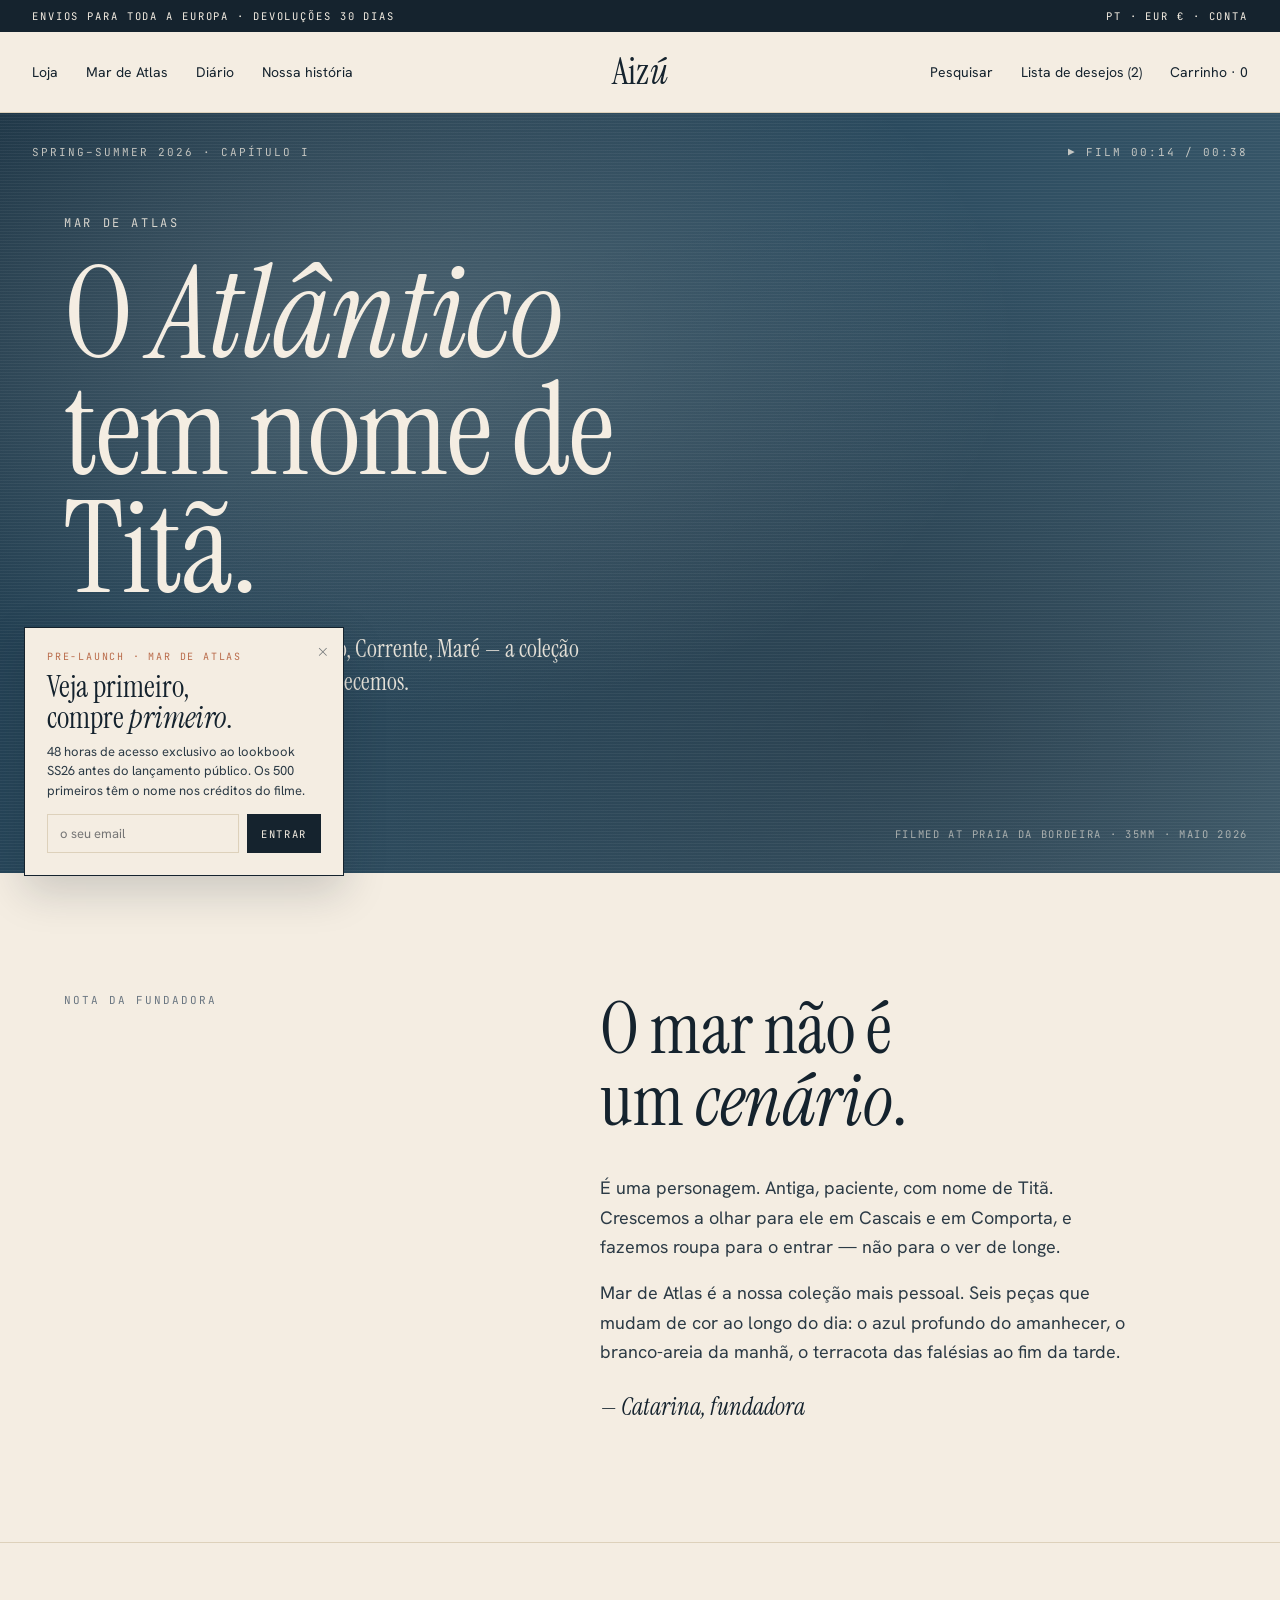
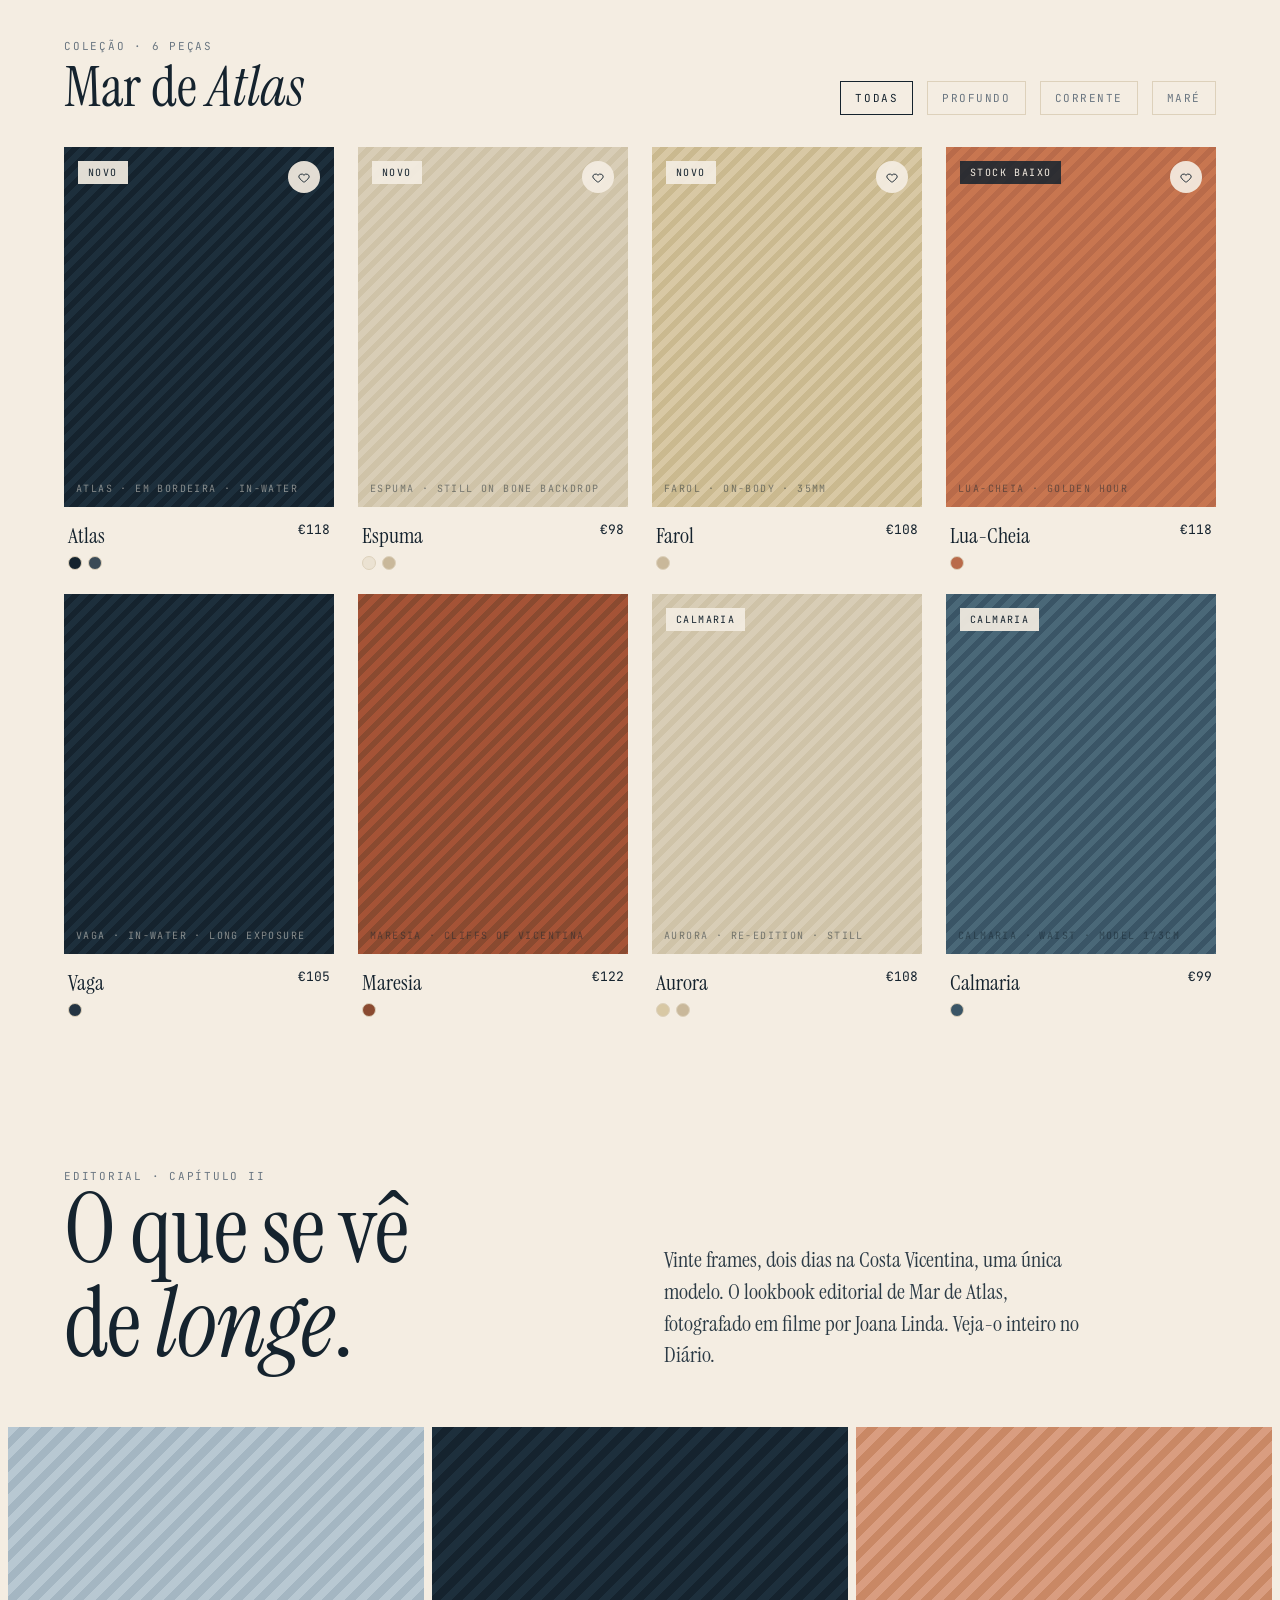
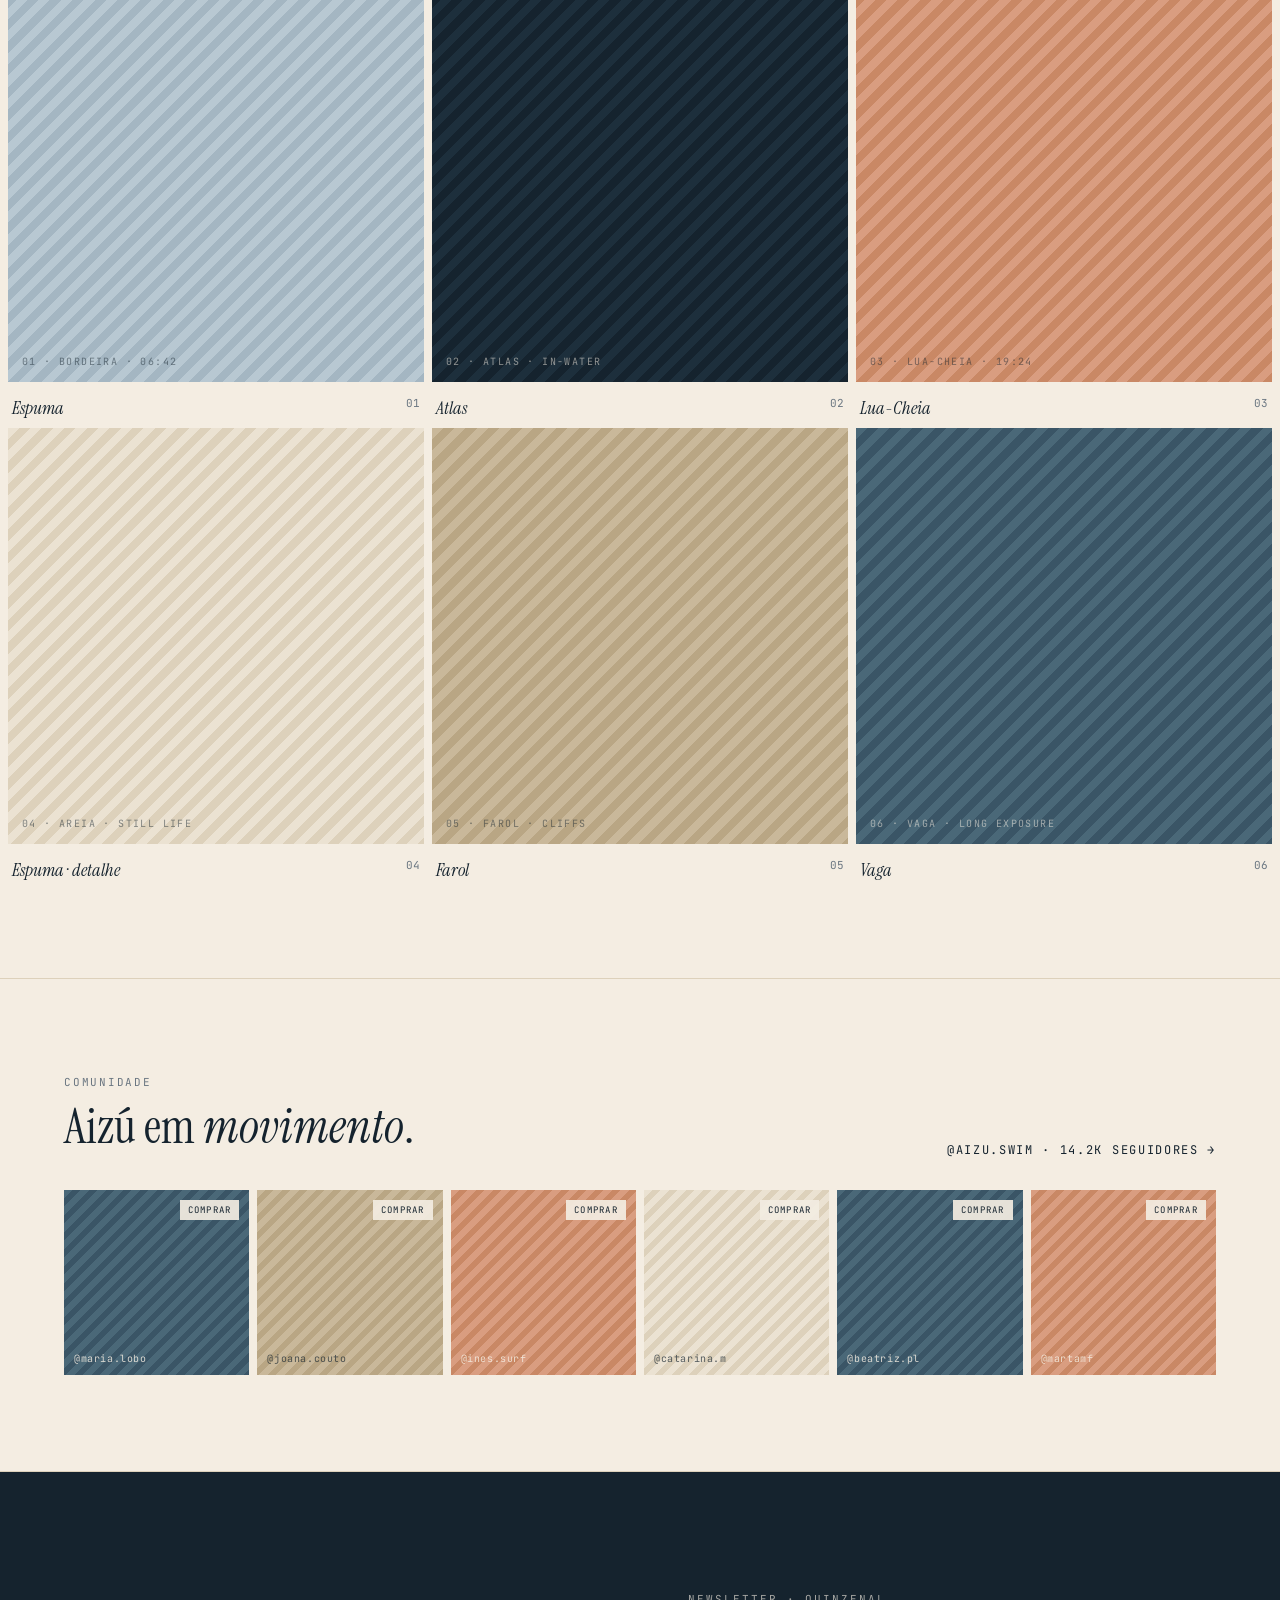
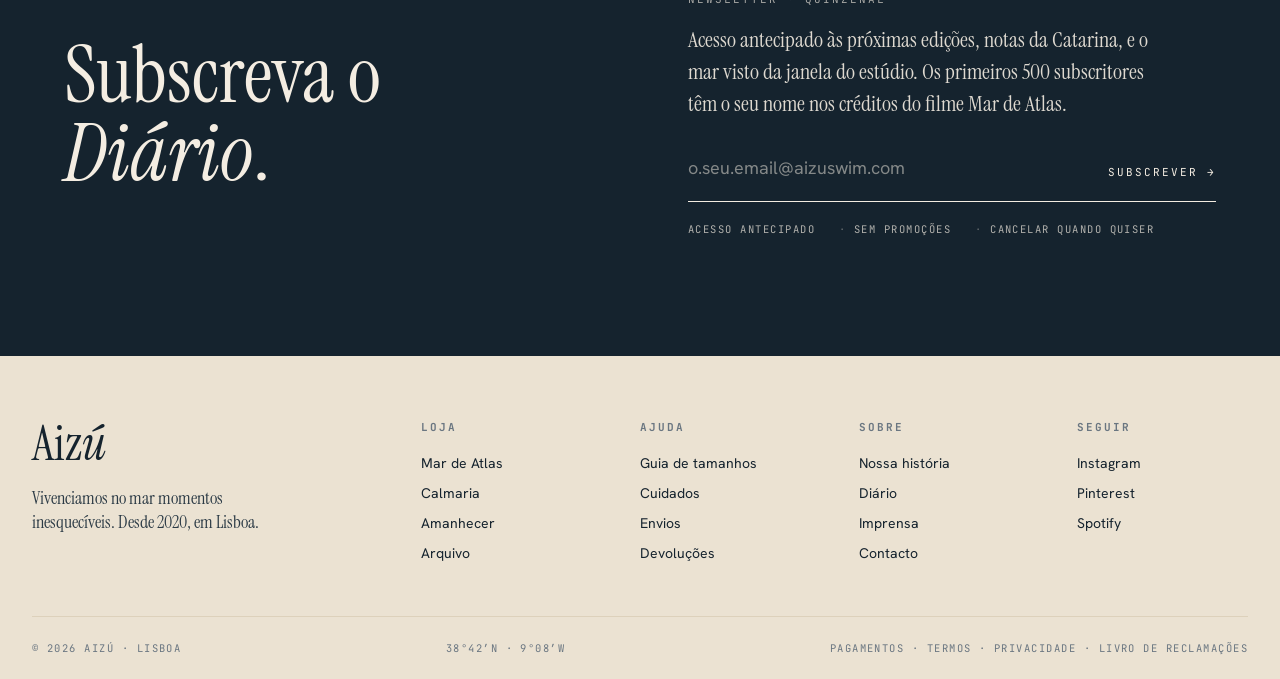
<file: redesign/dirA-home.html>
<!doctype html>
<html lang="pt">
<head>
<meta charset="utf-8" />
<meta name="viewport" content="width=device-width,initial-scale=1" />
<title>Aizú — Maré Calma · Home</title>
<link rel="preconnect" href="https://fonts.googleapis.com">
<link href="https://fonts.googleapis.com/css2?family=Instrument+Serif:ital@0;1&family=Hanken+Grotesk:wght@300;400;500;600&family=JetBrains+Mono:wght@400;500&display=swap" rel="stylesheet">
<style>
  :root{
    --paper:  #f4ede2;
    --paper-2:#ebe2d2;
    --edge:   #ddd1bb;
    --ink:    #15232e;
    --ink-2:  #2c3b46;
    --mute:   #6a7681;
    --terra:  #b96b4a;
    --sand:   #c9b89a;
    --serif:  "Instrument Serif", Georgia, serif;
    --sans:   "Hanken Grotesk", -apple-system, sans-serif;
    --mono:   "JetBrains Mono", monospace;
  }
  *,*::before,*::after{ box-sizing:border-box; }
  html,body{ margin:0; padding:0; background:var(--paper); color:var(--ink); font-family:var(--sans); -webkit-font-smoothing:antialiased; }
  a{ color:inherit; text-decoration:none; }
  .mono{ font-family:var(--mono); font-size:11px; letter-spacing:.16em; text-transform:uppercase; color:var(--mute); }

  /* Top bar */
  .topbar{ background:var(--ink); color:var(--paper); padding:9px 32px; font-family:var(--mono); font-size:10.5px; letter-spacing:.18em; text-transform:uppercase; display:flex; justify-content:space-between; }

  /* Nav */
  nav.main{ display:grid; grid-template-columns: 1fr auto 1fr; align-items:center; padding:22px 32px; border-bottom:1px solid var(--edge); }
  nav.main .left, nav.main .right{ display:flex; gap:28px; align-items:center; font-family:var(--sans); font-size:14px; }
  nav.main .right{ justify-content:flex-end; }
  nav.main .logo{ font-family:var(--serif); font-size:36px; line-height:1; letter-spacing:.01em; text-align:center; }
  nav.main .logo em{ font-style:italic; }
  nav.main a:hover{ font-style:italic; }

  /* Hero */
  .hero{ position:relative; height:760px; overflow:hidden; }
  .hero .vid{
    position:absolute; inset:0;
    background: linear-gradient(135deg, #1a3344 0%, #2a4a5e 45%, #4a6878 100%);
  }
  .hero .vid::after{
    content:""; position:absolute; inset:0;
    background:
      radial-gradient(ellipse at 30% 30%, rgba(244,237,226,.18), transparent 50%),
      radial-gradient(ellipse at 70% 80%, rgba(20,30,40,.4), transparent 60%);
  }
  .hero .grain{ position:absolute; inset:0; opacity:.12;
    background-image: repeating-linear-gradient(0deg, transparent 0, transparent 2px, rgba(255,255,255,.4) 2px, rgba(255,255,255,.4) 3px);
  }
  .hero .label{ position:absolute; top:32px; left:32px; color:var(--paper); font-family:var(--mono); font-size:11px; letter-spacing:.18em; text-transform:uppercase; opacity:.75; }
  .hero .label-r{ position:absolute; top:32px; right:32px; color:var(--paper); font-family:var(--mono); font-size:11px; letter-spacing:.18em; text-transform:uppercase; opacity:.75; }
  .hero .copy{ position:absolute; left:64px; bottom:88px; color:var(--paper); max-width:680px; }
  .hero .copy .eyebrow{ font-family:var(--mono); font-size:12px; letter-spacing:.22em; text-transform:uppercase; opacity:.85; margin-bottom:24px; }
  .hero .copy h1{ font-family:var(--serif); font-weight:400; font-size:128px; line-height:.92; letter-spacing:-.01em; margin:0 0 24px; }
  .hero .copy h1 em{ font-style:italic; }
  .hero .copy p{ font-family:var(--serif); font-size:24px; line-height:1.4; max-width:48ch; opacity:.92; margin:0 0 32px; }
  .hero .cta{ display:inline-flex; align-items:center; gap:14px; padding:14px 22px; border:1px solid var(--paper); color:var(--paper); font-family:var(--mono); font-size:11px; letter-spacing:.18em; text-transform:uppercase; }
  .hero .cta .arr{ font-family:var(--serif); font-size:18px; }
  .hero .credits{ position:absolute; bottom:32px; right:32px; color:var(--paper); font-family:var(--mono); font-size:10.5px; letter-spacing:.16em; text-transform:uppercase; opacity:.6; }

  /* Editorial intro */
  .ed-intro{ padding:120px 64px; display:grid; grid-template-columns: 1fr 1.4fr; gap:96px; align-items:start; border-bottom:1px solid var(--edge); }
  .ed-intro .lab{ font-family:var(--mono); font-size:11px; letter-spacing:.18em; text-transform:uppercase; color:var(--mute); }
  .ed-intro h2{ font-family:var(--serif); font-weight:400; font-size:72px; line-height:1; letter-spacing:-.005em; margin:0; max-width:14ch; }
  .ed-intro h2 em{ font-style:italic; }
  .ed-intro p{ font-size:18px; line-height:1.65; margin:0 0 16px; max-width:54ch; color:var(--ink-2); }
  .ed-intro .sig{ font-family:var(--serif); font-style:italic; font-size:24px; margin-top:24px; }

  /* Collection grid */
  .coll{ padding:96px 32px 32px; }
  .coll-head{ display:grid; grid-template-columns: 1fr auto; align-items:end; padding:0 32px 32px; }
  .coll-head h3{ font-family:var(--serif); font-weight:400; font-size:56px; line-height:1; margin:6px 0 0; }
  .coll-head h3 em{ font-style:italic; }
  .coll-head .right{ display:flex; gap:14px; align-items:center; }
  .coll-head .pill{ padding:9px 14px; border:1px solid var(--ink); font-family:var(--mono); font-size:11px; letter-spacing:.14em; text-transform:uppercase; }
  .coll-head .pill.alt{ border-color:var(--edge); color:var(--mute); }
  .grid{ display:grid; grid-template-columns: repeat(4, 1fr); gap:24px; padding:0 32px; }
  .card{ position:relative; }
  .card .img{ aspect-ratio: 3/4; position:relative; overflow:hidden;
    background: repeating-linear-gradient(135deg, #d8cdb6 0 6px, #cfc3a8 6px 12px); }
  .card .img.deep{ background: repeating-linear-gradient(135deg, #1d2f3c 0 6px, #15232e 6px 12px); }
  .card .img.warm{ background: repeating-linear-gradient(135deg, #d8c8a4 0 6px, #cab98f 6px 12px); }
  .card .img.terra{ background: repeating-linear-gradient(135deg, #c87650 0 6px, #b96b4a 6px 12px); }
  .card .img .tag{ position:absolute; top:14px; left:14px; padding:5px 10px; background:rgba(244,237,226,.92); font-family:var(--mono); font-size:10px; letter-spacing:.14em; text-transform:uppercase; color:var(--ink); }
  .card .img .heart{ position:absolute; top:14px; right:14px; width:32px; height:32px; background:rgba(244,237,226,.92); display:flex; align-items:center; justify-content:center; border-radius:50%; }
  .card .img .heart svg{ width:14px; height:14px; }
  .card .img .ph-lbl{ position:absolute; bottom:12px; left:12px; font-family:var(--mono); font-size:10px; letter-spacing:.14em; text-transform:uppercase; color:rgba(21,35,46,.5); }
  .card .img.deep .ph-lbl{ color:rgba(244,237,226,.5); }
  .card .meta{ display:flex; justify-content:space-between; padding:14px 4px 0; }
  .card .name{ font-family:var(--serif); font-size:22px; }
  .card .name em{ font-style:italic; }
  .card .price{ font-family:var(--mono); font-size:13px; }
  .card .swatch-row{ display:flex; gap:6px; padding:6px 4px 0; }
  .card .swatch-row span{ width:14px; height:14px; border-radius:50%; border:1px solid var(--edge); }

  /* Lookbook */
  .lookbook{ padding:120px 0 96px; }
  .lookbook-head{ padding:0 64px 56px; display:grid; grid-template-columns: 1fr 1fr; gap:48px; align-items:end; }
  .lookbook-head h2{ font-family:var(--serif); font-weight:400; font-size:96px; line-height:.98; margin:0; max-width:12ch; letter-spacing:-.01em; }
  .lookbook-head h2 em{ font-style:italic; }
  .lookbook-head p{ font-family:var(--serif); font-size:22px; line-height:1.45; max-width:42ch; color:var(--ink-2); margin:0; }
  .lookbook-grid{ display:grid; grid-template-columns: 1fr 1fr 1fr; gap:8px; padding:0 8px; }
  .lookbook-grid .frame{ position:relative; }
  .lb-img{ position:relative; overflow:hidden; }
  .lb-img.tall{ aspect-ratio: 3/4; }
  .lb-img.wide{ aspect-ratio: 1/1; }
  .lb-img.s1{ background: repeating-linear-gradient(135deg, #b8c8d2 0 8px, #a4b6c2 8px 16px); }
  .lb-img.s2{ background: repeating-linear-gradient(135deg, #c9b89a 0 8px, #b9a684 8px 16px); }
  .lb-img.s3{ background: repeating-linear-gradient(135deg, #1d2f3c 0 8px, #15232e 8px 16px); }
  .lb-img.s4{ background: repeating-linear-gradient(135deg, #d99d80 0 8px, #c98865 8px 16px); }
  .lb-img.s5{ background: repeating-linear-gradient(135deg, #ebe2d2 0 8px, #ddd1bb 8px 16px); }
  .lb-img.s6{ background: repeating-linear-gradient(135deg, #4a6878 0 8px, #3a5566 8px 16px); }
  .lb-img .lbl{ position:absolute; bottom:14px; left:14px; font-family:var(--mono); font-size:10px; letter-spacing:.14em; text-transform:uppercase; color:rgba(21,35,46,.5); }
  .lb-img.s3 .lbl, .lb-img.s6 .lbl{ color:rgba(244,237,226,.55); }
  .lb-cap{ padding:14px 4px 0; display:flex; justify-content:space-between; }
  .lb-cap .pc{ font-family:var(--serif); font-size:18px; font-style:italic; }
  .lb-cap .num{ font-family:var(--mono); font-size:11px; color:var(--mute); }

  /* UGC */
  .ugc{ padding:96px 32px; border-top:1px solid var(--edge); border-bottom:1px solid var(--edge); }
  .ugc-head{ display:flex; justify-content:space-between; align-items:end; padding:0 32px 32px; }
  .ugc-head h3{ font-family:var(--serif); font-weight:400; font-size:48px; margin:6px 0 0; }
  .ugc-head h3 em{ font-style:italic; }
  .ugc-head .ig{ display:flex; align-items:center; gap:10px; font-family:var(--mono); font-size:12px; letter-spacing:.14em; text-transform:uppercase; }
  .ugc-strip{ display:grid; grid-template-columns: repeat(6, 1fr); gap:8px; padding:0 32px; }
  .ugc-strip .it{ aspect-ratio:1/1; position:relative; overflow:hidden; }
  .ugc-strip .it.t1{ background: repeating-linear-gradient(135deg, #c9b89a 0 6px, #b9a684 6px 12px); }
  .ugc-strip .it.t2{ background: repeating-linear-gradient(135deg, #4a6878 0 6px, #3a5566 6px 12px); }
  .ugc-strip .it.t3{ background: repeating-linear-gradient(135deg, #d99d80 0 6px, #c98865 6px 12px); }
  .ugc-strip .it.t4{ background: repeating-linear-gradient(135deg, #ebe2d2 0 6px, #ddd1bb 6px 12px); }
  .ugc-strip .it .handle{ position:absolute; bottom:10px; left:10px; font-family:var(--mono); font-size:10px; color:rgba(244,237,226,.85); letter-spacing:.06em; }
  .ugc-strip .it.t1 .handle, .ugc-strip .it.t4 .handle{ color:rgba(21,35,46,.7); }
  .ugc-strip .it .shop{ position:absolute; top:10px; right:10px; padding:4px 8px; background:rgba(244,237,226,.92); font-family:var(--mono); font-size:9px; letter-spacing:.14em; text-transform:uppercase; color:var(--ink); }

  /* Newsletter */
  .news{ padding:120px 64px; background:var(--ink); color:var(--paper); display:grid; grid-template-columns: 1fr 1fr; gap:96px; align-items:center; }
  .news h2{ font-family:var(--serif); font-weight:400; font-size:80px; line-height:.98; margin:0; max-width:14ch; }
  .news h2 em{ font-style:italic; }
  .news .right .lab{ font-family:var(--mono); font-size:11px; letter-spacing:.18em; text-transform:uppercase; opacity:.65; margin-bottom:18px; }
  .news .right p{ font-family:var(--serif); font-size:22px; line-height:1.45; margin:0 0 28px; max-width:46ch; opacity:.9; }
  .news .right .form{ display:grid; grid-template-columns: 1fr auto; gap:0; border-bottom:1px solid var(--paper); padding-bottom:14px; align-items:end; }
  .news .right .form input{ background:transparent; border:0; color:var(--paper); font-family:var(--sans); font-size:18px; padding:8px 0; outline:none; }
  .news .right .form input::placeholder{ color:rgba(244,237,226,.5); }
  .news .right .form button{ background:transparent; border:0; color:var(--paper); font-family:var(--mono); font-size:11px; letter-spacing:.18em; text-transform:uppercase; cursor:pointer; padding:8px 0 8px 16px; }
  .news .right .perks{ display:flex; gap:24px; margin-top:20px; font-family:var(--mono); font-size:10.5px; letter-spacing:.14em; text-transform:uppercase; opacity:.7; }
  .news .right .perks span::before{ content:"·  "; opacity:.5; }
  .news .right .perks span:first-child::before{ content:""; }

  /* Footer */
  footer{ background:var(--paper-2); padding:64px 32px 24px; }
  footer .top{ display:grid; grid-template-columns: 2fr 1fr 1fr 1fr 1fr; gap:48px; padding-bottom:48px; border-bottom:1px solid var(--edge); }
  footer .logo{ font-family:var(--serif); font-size:48px; line-height:1; }
  footer .logo em{ font-style:italic; }
  footer h5{ font-family:var(--mono); font-size:11px; letter-spacing:.18em; text-transform:uppercase; color:var(--mute); margin:0 0 14px; }
  footer ul{ list-style:none; padding:0; margin:0; }
  footer li{ padding:6px 0; font-size:14px; }
  footer .bottom{ display:flex; justify-content:space-between; padding-top:24px; font-family:var(--mono); font-size:10.5px; letter-spacing:.14em; text-transform:uppercase; color:var(--mute); }

  /* Newsletter popup (in-context demo) */
  .popup{ position:fixed; bottom:24px; left:24px; width:320px; background:var(--paper); border:1px solid var(--ink); padding:22px; box-shadow:0 16px 40px rgba(21,35,46,.18); }
  .popup .x{ position:absolute; top:10px; right:14px; font-family:var(--serif); font-size:22px; cursor:pointer; opacity:.6; }
  .popup .lab{ font-family:var(--mono); font-size:10px; letter-spacing:.18em; text-transform:uppercase; color:var(--terra); margin-bottom:8px; }
  .popup h4{ font-family:var(--serif); font-weight:400; font-size:30px; line-height:1.05; margin:0 0 8px; }
  .popup h4 em{ font-style:italic; }
  .popup p{ font-size:13px; line-height:1.5; margin:0 0 14px; color:var(--ink-2); }
  .popup .row{ display:flex; gap:8px; }
  .popup input{ flex:1; padding:10px 12px; border:1px solid var(--edge); background:transparent; font-family:var(--sans); font-size:13px; }
  .popup button{ padding:10px 14px; background:var(--ink); color:var(--paper); border:0; font-family:var(--mono); font-size:10.5px; letter-spacing:.16em; text-transform:uppercase; cursor:pointer; }
</style>
</head>
<body>

<div class="topbar">
  <span>Envios para toda a Europa · Devoluções 30 dias</span>
  <span>PT  ·  EUR €  ·  Conta</span>
</div>

<nav class="main">
  <div class="left">
    <a>Loja</a>
    <a>Mar de Atlas</a>
    <a>Diário</a>
    <a>Nossa história</a>
  </div>
  <div class="logo">Aiz<em>ú</em></div>
  <div class="right">
    <a>Pesquisar</a>
    <a>Lista de desejos (2)</a>
    <a>Carrinho · 0</a>
  </div>
</nav>

<section class="hero">
  <div class="vid"></div>
  <div class="grain"></div>
  <div class="label">Spring–Summer 2026 · Capítulo I</div>
  <div class="label-r">▶ Film 00:14 / 00:38</div>
  <div class="copy">
    <div class="eyebrow">Mar de Atlas</div>
    <h1>O <em>Atlântico</em><br/>tem nome de Titã.</h1>
    <p>Seis peças, três capítulos. Profundo, Corrente, Maré — a coleção que vestimos para o mar que conhecemos.</p>
    <a class="cta">Ver a coleção <span class="arr">→</span></a>
  </div>
  <div class="credits">Filmed at Praia da Bordeira · 35mm · Maio 2026</div>
</section>

<section class="ed-intro">
  <div>
    <div class="lab">Nota da fundadora</div>
  </div>
  <div>
    <h2>O mar não é<br/>um <em>cenário</em>.</h2>
    <p style="margin-top:36px;">É uma personagem. Antiga, paciente, com nome de Titã. Crescemos a olhar para ele em Cascais e em Comporta, e fazemos roupa para o entrar — não para o ver de longe.</p>
    <p>Mar de Atlas é a nossa coleção mais pessoal. Seis peças que mudam de cor ao longo do dia: o azul profundo do amanhecer, o branco-areia da manhã, o terracota das falésias ao fim da tarde.</p>
    <div class="sig">— Catarina, fundadora</div>
  </div>
</section>

<section class="coll">
  <div class="coll-head">
    <div>
      <div class="mono">Coleção · 6 peças</div>
      <h3>Mar de <em>Atlas</em></h3>
    </div>
    <div class="right">
      <span class="pill">Todas</span>
      <span class="pill alt">Profundo</span>
      <span class="pill alt">Corrente</span>
      <span class="pill alt">Maré</span>
    </div>
  </div>
  <div class="grid">
    <a class="card">
      <div class="img deep">
        <span class="tag">Novo</span>
        <span class="heart"><svg viewBox="0 0 24 24" fill="none" stroke="currentColor" stroke-width="1.6"><path d="M12 21s-7-4.5-9-9a5 5 0 0 1 9-3 5 5 0 0 1 9 3c-2 4.5-9 9-9 9z"/></svg></span>
        <span class="ph-lbl">Atlas · em Bordeira · in-water</span>
      </div>
      <div class="meta"><span class="name">Atlas</span><span class="price">€118</span></div>
      <div class="swatch-row"><span style="background:#15232e"></span><span style="background:#3a4a56"></span></div>
    </a>
    <a class="card">
      <div class="img">
        <span class="tag">Novo</span>
        <span class="heart"><svg viewBox="0 0 24 24" fill="none" stroke="currentColor" stroke-width="1.6"><path d="M12 21s-7-4.5-9-9a5 5 0 0 1 9-3 5 5 0 0 1 9 3c-2 4.5-9 9-9 9z"/></svg></span>
        <span class="ph-lbl">Espuma · still on bone backdrop</span>
      </div>
      <div class="meta"><span class="name">Espuma</span><span class="price">€98</span></div>
      <div class="swatch-row"><span style="background:#ebe2d2"></span><span style="background:#c9b89a"></span></div>
    </a>
    <a class="card">
      <div class="img warm">
        <span class="tag">Novo</span>
        <span class="heart"><svg viewBox="0 0 24 24" fill="none" stroke="currentColor" stroke-width="1.6"><path d="M12 21s-7-4.5-9-9a5 5 0 0 1 9-3 5 5 0 0 1 9 3c-2 4.5-9 9-9 9z"/></svg></span>
        <span class="ph-lbl">Farol · on-body · 35mm</span>
      </div>
      <div class="meta"><span class="name">Farol</span><span class="price">€108</span></div>
      <div class="swatch-row"><span style="background:#c9b89a"></span></div>
    </a>
    <a class="card">
      <div class="img terra">
        <span class="tag" style="background:rgba(21,35,46,.85); color:var(--paper);">Stock baixo</span>
        <span class="heart"><svg viewBox="0 0 24 24" fill="none" stroke="currentColor" stroke-width="1.6"><path d="M12 21s-7-4.5-9-9a5 5 0 0 1 9-3 5 5 0 0 1 9 3c-2 4.5-9 9-9 9z"/></svg></span>
        <span class="ph-lbl">Lua-Cheia · golden hour</span>
      </div>
      <div class="meta"><span class="name">Lua-Cheia</span><span class="price">€118</span></div>
      <div class="swatch-row"><span style="background:#b96b4a"></span></div>
    </a>
    <a class="card">
      <div class="img deep">
        <span class="ph-lbl">Vaga · in-water · long exposure</span>
      </div>
      <div class="meta"><span class="name">Vaga</span><span class="price">€105</span></div>
      <div class="swatch-row"><span style="background:#243443"></span></div>
    </a>
    <a class="card">
      <div class="img terra" style="background: repeating-linear-gradient(135deg, #a55336 0 6px, #8a4a30 6px 12px);">
        <span class="ph-lbl">Maresia · cliffs of Vicentina</span>
      </div>
      <div class="meta"><span class="name">Maresia</span><span class="price">€122</span></div>
      <div class="swatch-row"><span style="background:#8a4a30"></span></div>
    </a>
    <a class="card">
      <div class="img">
        <span class="tag">Calmaria</span>
        <span class="ph-lbl">Aurora · re-edition · still</span>
      </div>
      <div class="meta"><span class="name">Aurora</span><span class="price">€108</span></div>
      <div class="swatch-row"><span style="background:#d8c8a4"></span><span style="background:#c9b89a"></span></div>
    </a>
    <a class="card">
      <div class="img" style="background: repeating-linear-gradient(135deg, #4a6878 0 6px, #3a5566 6px 12px);">
        <span class="tag">Calmaria</span>
        <span class="ph-lbl">Calmaria · waist · model 173cm</span>
      </div>
      <div class="meta"><span class="name">Calmaria</span><span class="price">€99</span></div>
      <div class="swatch-row"><span style="background:#3a5566"></span></div>
    </a>
  </div>
</section>

<section class="lookbook">
  <div class="lookbook-head">
    <div>
      <div class="mono">Editorial · Capítulo II</div>
      <h2>O que se vê<br/>de <em>longe</em>.</h2>
    </div>
    <p>Vinte frames, dois dias na Costa Vicentina, uma única modelo. O lookbook editorial de Mar de Atlas, fotografado em filme por Joana Linda. Veja-o inteiro no Diário.</p>
  </div>
  <div class="lookbook-grid">
    <div class="frame">
      <div class="lb-img tall s1"><span class="lbl">01 · Bordeira · 06:42</span></div>
      <div class="lb-cap"><span class="pc">Espuma</span><span class="num">01</span></div>
    </div>
    <div class="frame">
      <div class="lb-img tall s3"><span class="lbl">02 · Atlas · in-water</span></div>
      <div class="lb-cap"><span class="pc">Atlas</span><span class="num">02</span></div>
    </div>
    <div class="frame">
      <div class="lb-img tall s4"><span class="lbl">03 · Lua-Cheia · 19:24</span></div>
      <div class="lb-cap"><span class="pc">Lua-Cheia</span><span class="num">03</span></div>
    </div>
    <div class="frame">
      <div class="lb-img wide s5"><span class="lbl">04 · Areia · still life</span></div>
      <div class="lb-cap"><span class="pc">Espuma · detalhe</span><span class="num">04</span></div>
    </div>
    <div class="frame">
      <div class="lb-img wide s2"><span class="lbl">05 · Farol · cliffs</span></div>
      <div class="lb-cap"><span class="pc">Farol</span><span class="num">05</span></div>
    </div>
    <div class="frame">
      <div class="lb-img wide s6"><span class="lbl">06 · Vaga · long exposure</span></div>
      <div class="lb-cap"><span class="pc">Vaga</span><span class="num">06</span></div>
    </div>
  </div>
</section>

<section class="ugc">
  <div class="ugc-head">
    <div>
      <div class="mono">Comunidade</div>
      <h3>Aizú em <em>movimento</em>.</h3>
    </div>
    <div class="ig">@aizu.swim · 14.2k seguidores  →</div>
  </div>
  <div class="ugc-strip">
    <div class="it t2"><span class="shop">Comprar</span><span class="handle">@maria.lobo</span></div>
    <div class="it t1"><span class="shop">Comprar</span><span class="handle">@joana.couto</span></div>
    <div class="it t3"><span class="shop">Comprar</span><span class="handle">@ines.surf</span></div>
    <div class="it t4"><span class="shop">Comprar</span><span class="handle">@catarina.m</span></div>
    <div class="it t2"><span class="shop">Comprar</span><span class="handle">@beatriz.pl</span></div>
    <div class="it t3"><span class="shop">Comprar</span><span class="handle">@martamf</span></div>
  </div>
</section>

<section class="news">
  <h2>Subscreva o<br/><em>Diário</em>.</h2>
  <div class="right">
    <div class="lab">Newsletter · Quinzenal</div>
    <p>Acesso antecipado às próximas edições, notas da Catarina, e o mar visto da janela do estúdio. Os primeiros 500 subscritores têm o seu nome nos créditos do filme Mar de Atlas.</p>
    <div class="form">
      <input type="email" placeholder="o.seu.email@aizuswim.com"/>
      <button>Subscrever →</button>
    </div>
    <div class="perks">
      <span>Acesso antecipado</span>
      <span>Sem promoções</span>
      <span>Cancelar quando quiser</span>
    </div>
  </div>
</section>

<footer>
  <div class="top">
    <div>
      <div class="logo">Aiz<em>ú</em></div>
      <p style="font-family:var(--serif); font-size:18px; max-width:34ch; margin:18px 0 0; color:var(--ink-2);">Vivenciamos no mar momentos inesquecíveis. Desde 2020, em Lisboa.</p>
    </div>
    <div>
      <h5>Loja</h5>
      <ul><li>Mar de Atlas</li><li>Calmaria</li><li>Amanhecer</li><li>Arquivo</li></ul>
    </div>
    <div>
      <h5>Ajuda</h5>
      <ul><li>Guia de tamanhos</li><li>Cuidados</li><li>Envios</li><li>Devoluções</li></ul>
    </div>
    <div>
      <h5>Sobre</h5>
      <ul><li>Nossa história</li><li>Diário</li><li>Imprensa</li><li>Contacto</li></ul>
    </div>
    <div>
      <h5>Seguir</h5>
      <ul><li>Instagram</li><li>Pinterest</li><li>Spotify</li></ul>
    </div>
  </div>
  <div class="bottom">
    <span>© 2026 Aizú · Lisboa</span>
    <span>38°42′N · 9°08′W</span>
    <span>Pagamentos · Termos · Privacidade · Livro de reclamações</span>
  </div>
</footer>

<aside class="popup">
  <span class="x">×</span>
  <div class="lab">Pre-launch · Mar de Atlas</div>
  <h4>Veja primeiro,<br/>compre <em>primeiro</em>.</h4>
  <p>48 horas de acesso exclusivo ao lookbook SS26 antes do lançamento público. Os 500 primeiros têm o nome nos créditos do filme.</p>
  <div class="row">
    <input placeholder="o seu email"/>
    <button>Entrar</button>
  </div>
</aside>

</body>
</html>
</file>
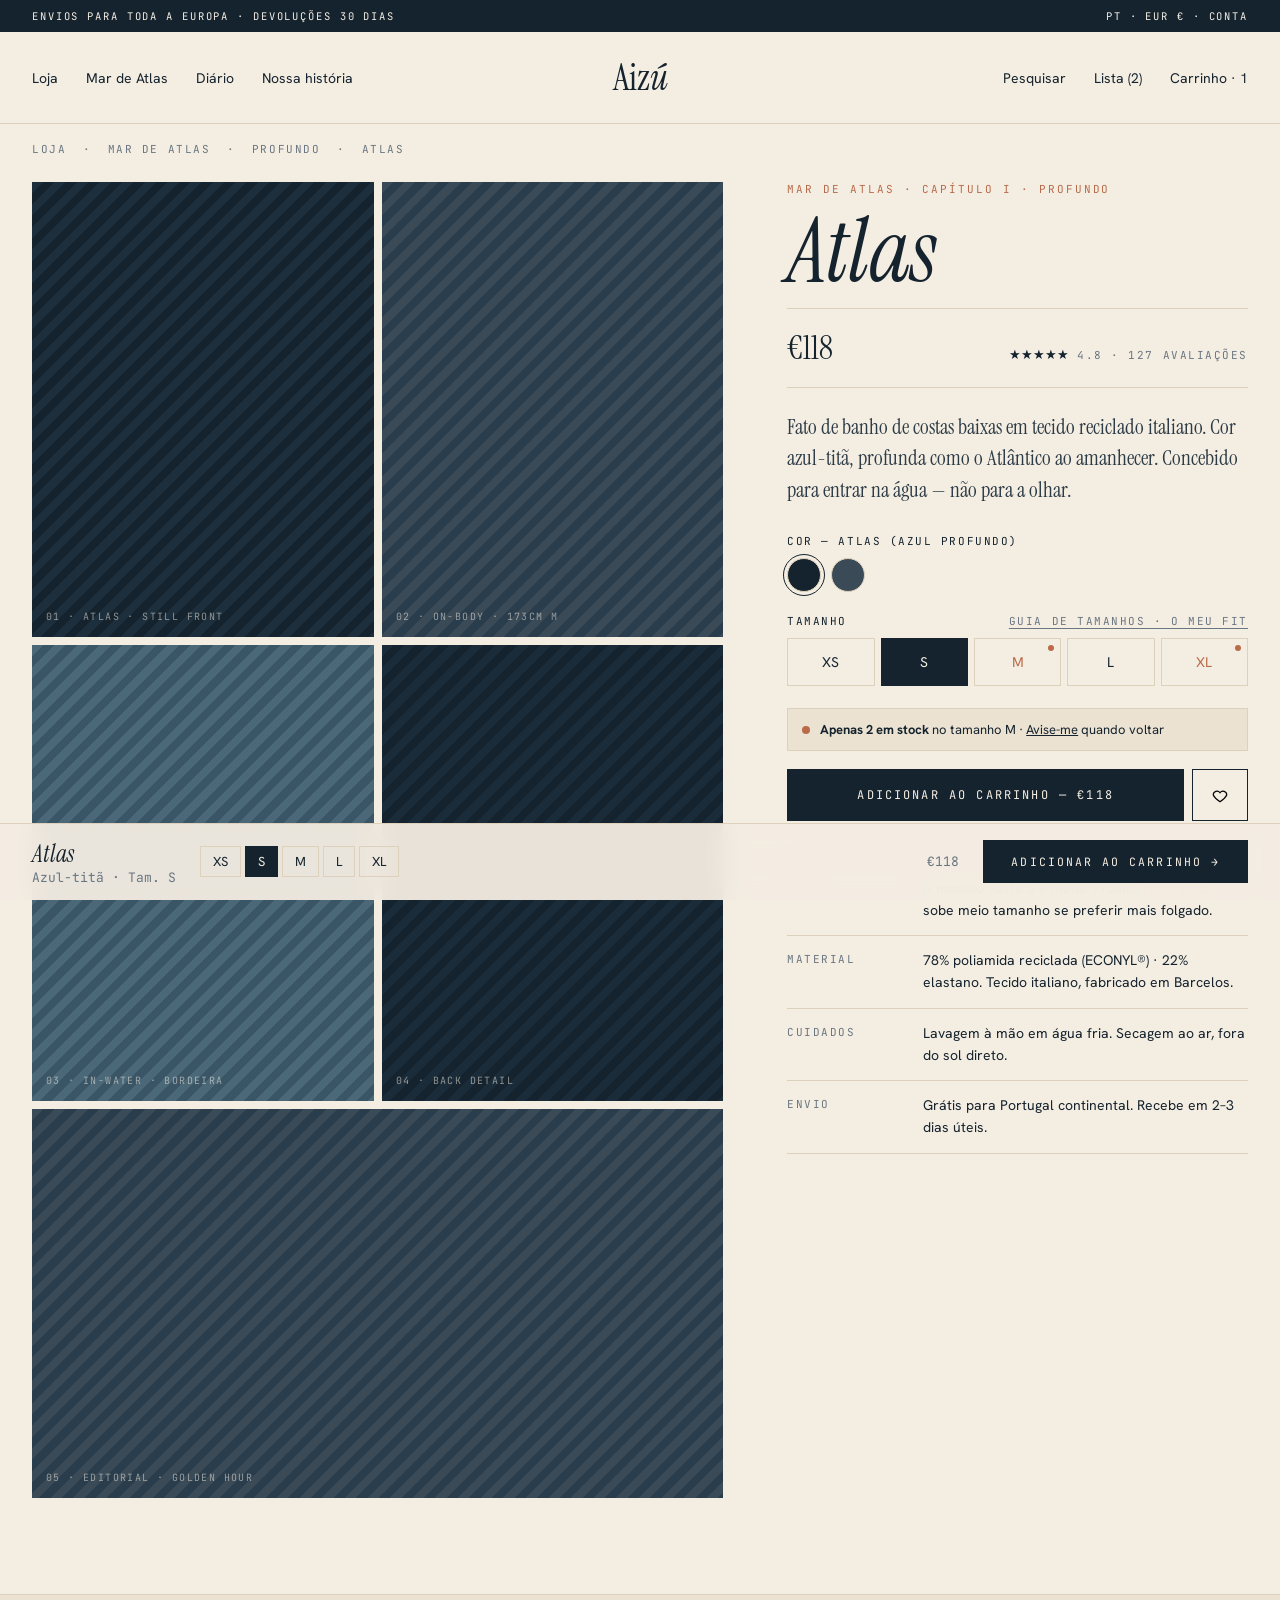
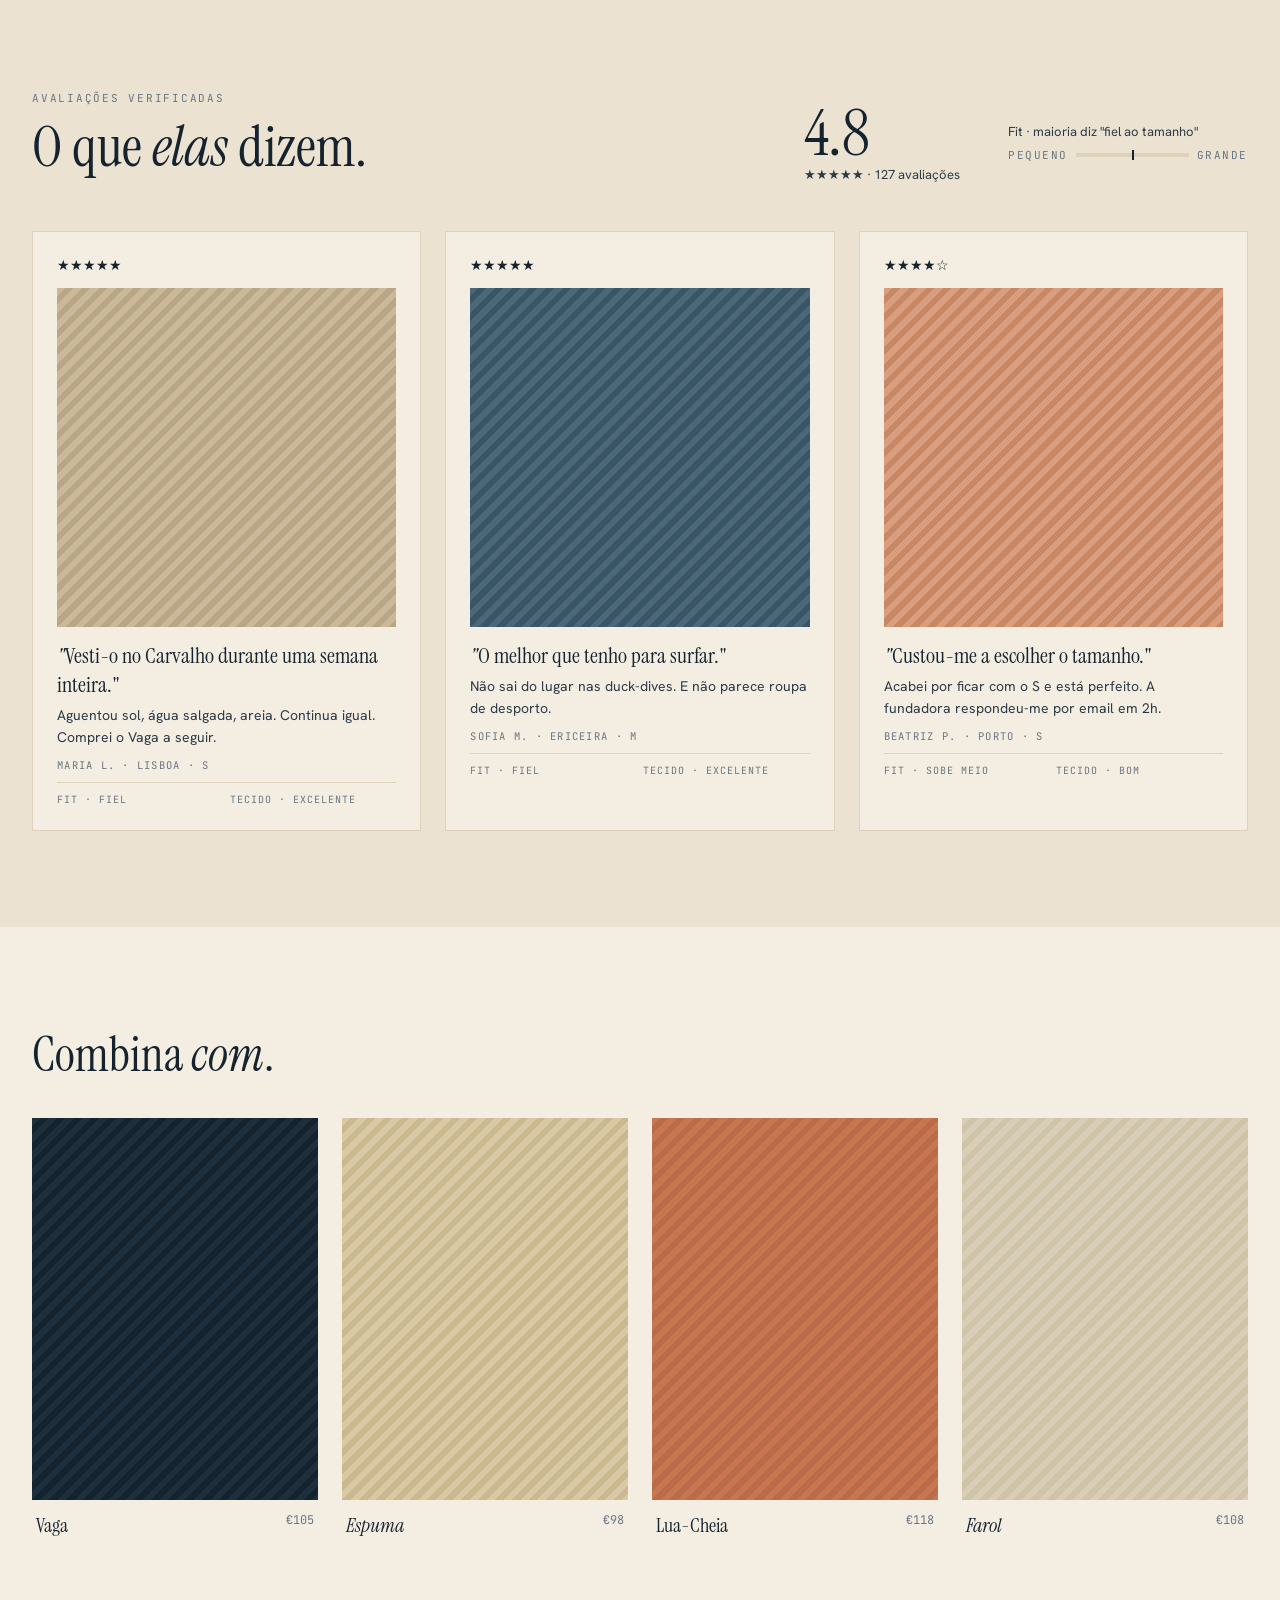
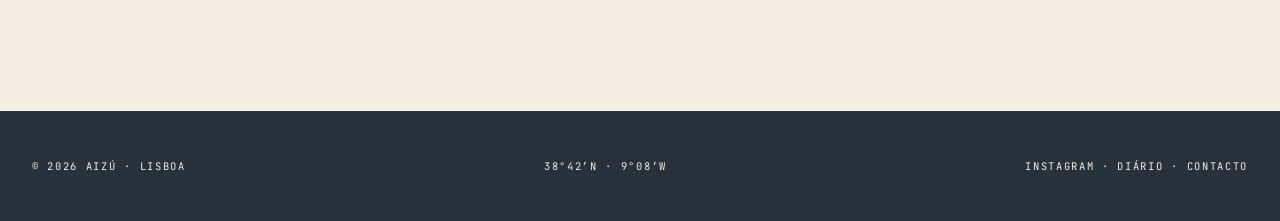
<file: redesign/dirA-pdp.html>
<!doctype html>
<html lang="pt"><head><meta charset="utf-8"/><meta name="viewport" content="width=device-width,initial-scale=1"/>
<title>Aizú — Maré Calma · PDP</title>
<link href="https://fonts.googleapis.com/css2?family=Instrument+Serif:ital@0;1&family=Hanken+Grotesk:wght@300;400;500;600&family=JetBrains+Mono:wght@400;500&display=swap" rel="stylesheet"/>
<style>
:root{--paper:#f4ede2;--paper-2:#ebe2d2;--edge:#ddd1bb;--ink:#15232e;--ink-2:#2c3b46;--mute:#6a7681;--terra:#b96b4a;--sand:#c9b89a;--serif:"Instrument Serif",Georgia,serif;--sans:"Hanken Grotesk",sans-serif;--mono:"JetBrains Mono",monospace;}
*,*::before,*::after{box-sizing:border-box}
html,body{margin:0;background:var(--paper);color:var(--ink);font-family:var(--sans);-webkit-font-smoothing:antialiased}
a{color:inherit;text-decoration:none}
.mono{font-family:var(--mono);font-size:11px;letter-spacing:.16em;text-transform:uppercase;color:var(--mute)}
.topbar{background:var(--ink);color:var(--paper);padding:9px 32px;font-family:var(--mono);font-size:10.5px;letter-spacing:.18em;text-transform:uppercase;display:flex;justify-content:space-between}
nav.main{display:grid;grid-template-columns:1fr auto 1fr;align-items:center;padding:22px 32px;border-bottom:1px solid var(--edge)}
nav.main .left,nav.main .right{display:flex;gap:28px;font-size:14px}
nav.main .right{justify-content:flex-end}
nav.main .logo{font-family:var(--serif);font-size:36px;text-align:center}
nav.main .logo em{font-style:italic}
.crumbs{padding:18px 32px;font-family:var(--mono);font-size:11px;letter-spacing:.14em;text-transform:uppercase;color:var(--mute)}
.crumbs span{margin:0 8px}

.pdp{display:grid;grid-template-columns:1.5fr 1fr;gap:64px;padding:8px 32px 96px;align-items:start}
.gallery{display:grid;grid-template-columns:1fr 1fr;gap:8px}
.gallery .g{position:relative;overflow:hidden}
.gallery .g.tall{aspect-ratio:3/4}
.gallery .g.s1{background:repeating-linear-gradient(135deg,#1d2f3c 0 8px,#15232e 8px 16px)}
.gallery .g.s2{background:repeating-linear-gradient(135deg,#3a4a56 0 8px,#2a3d4d 8px 16px)}
.gallery .g.s3{background:repeating-linear-gradient(135deg,#4a6878 0 8px,#3a5566 8px 16px)}
.gallery .g.s4{background:repeating-linear-gradient(135deg,#1a2c39 0 8px,#15232e 8px 16px)}
.gallery .g .lbl{position:absolute;bottom:14px;left:14px;font-family:var(--mono);font-size:10px;letter-spacing:.14em;text-transform:uppercase;color:rgba(244,237,226,.55)}
.gallery .span2{grid-column:span 2;aspect-ratio:16/9}

.info{position:sticky;top:24px}
.info .lab{font-family:var(--mono);font-size:11px;letter-spacing:.18em;text-transform:uppercase;color:var(--terra);margin-bottom:14px}
.info h1{font-family:var(--serif);font-weight:400;font-size:88px;line-height:.95;margin:0 0 14px;letter-spacing:-.005em}
.info h1 em{font-style:italic}
.info .price-row{display:flex;align-items:baseline;justify-content:space-between;padding:18px 0;border-top:1px solid var(--edge);border-bottom:1px solid var(--edge);margin-bottom:24px}
.info .price{font-family:var(--serif);font-size:32px}
.info .reviews{font-family:var(--mono);font-size:11px;letter-spacing:.14em;text-transform:uppercase;color:var(--mute)}
.info .reviews .stars{color:var(--ink);letter-spacing:0;font-size:13px;margin-right:8px}
.info p.intro{font-family:var(--serif);font-size:21px;line-height:1.5;margin:0 0 28px;color:var(--ink-2)}

.option{margin-bottom:22px}
.option .head{display:flex;justify-content:space-between;font-family:var(--mono);font-size:11px;letter-spacing:.14em;text-transform:uppercase;margin-bottom:10px}
.option .head a{color:var(--mute);text-decoration:underline;text-underline-offset:3px}
.option .swatches{display:flex;gap:10px}
.option .swatches .sw{width:34px;height:34px;border:1px solid var(--edge);border-radius:50%;cursor:pointer;position:relative}
.option .swatches .sw.sel{outline:1px solid var(--ink);outline-offset:3px}
.option .sizes{display:flex;gap:6px}
.option .sizes .sz{flex:1;padding:14px 0;text-align:center;border:1px solid var(--edge);font-size:14px;cursor:pointer;position:relative}
.option .sizes .sz.sel{background:var(--ink);color:var(--paper);border-color:var(--ink)}
.option .sizes .sz.low{color:var(--terra)}
.option .sizes .sz.low::after{content:"";position:absolute;top:6px;right:6px;width:6px;height:6px;background:var(--terra);border-radius:50%}

.lowstock{display:flex;gap:10px;align-items:center;padding:12px 14px;background:var(--paper-2);border:1px solid var(--edge);font-size:13px;margin-bottom:18px}
.lowstock .dot{width:8px;height:8px;background:var(--terra);border-radius:50%}

.atc-row{display:grid;grid-template-columns:1fr 56px;gap:8px;margin-bottom:18px}
.atc{padding:18px 0;background:var(--ink);color:var(--paper);border:0;font-family:var(--mono);font-size:12px;letter-spacing:.18em;text-transform:uppercase;cursor:pointer}
.wishbtn{background:var(--paper);border:1px solid var(--ink);display:flex;align-items:center;justify-content:center;cursor:pointer}
.wishbtn svg{width:18px;height:18px}

.notes{border-top:1px solid var(--edge);padding-top:24px;margin-top:8px}
.notes .grp{padding:14px 0;border-bottom:1px solid var(--edge);display:grid;grid-template-columns:120px 1fr;gap:16px;font-size:14px}
.notes .grp .k{font-family:var(--mono);font-size:11px;letter-spacing:.14em;text-transform:uppercase;color:var(--mute);padding-top:2px}
.notes .grp .v{line-height:1.55}
.notes .grp .v em{font-style:italic;color:var(--terra)}

/* Reviews */
.reviews-sec{padding:96px 32px;border-top:1px solid var(--edge);background:var(--paper-2)}
.reviews-sec .h{display:grid;grid-template-columns:1fr auto;align-items:end;margin-bottom:48px}
.reviews-sec h3{font-family:var(--serif);font-weight:400;font-size:56px;margin:6px 0 0}
.reviews-sec h3 em{font-style:italic}
.reviews-sec .agg{display:flex;gap:48px;align-items:center}
.reviews-sec .agg .num{font-family:var(--serif);font-size:64px;line-height:1}
.reviews-sec .agg .meta{font-size:13px;color:var(--ink-2)}
.reviews-sec .fitbar{margin-top:8px;display:flex;align-items:center;gap:8px;font-family:var(--mono);font-size:11px;letter-spacing:.14em;text-transform:uppercase;color:var(--mute)}
.reviews-sec .fitbar .bar{flex:1;height:4px;background:var(--edge);position:relative}
.reviews-sec .fitbar .bar::after{content:"";position:absolute;left:50%;top:-3px;width:2px;height:10px;background:var(--ink)}
.review-grid{display:grid;grid-template-columns:repeat(3,1fr);gap:24px}
.rv{background:var(--paper);padding:24px;border:1px solid var(--edge)}
.rv .stars{font-size:14px}
.rv .photo{aspect-ratio:1/1;background:repeating-linear-gradient(135deg,#c9b89a 0 6px,#b9a684 6px 12px);margin:14px 0}
.rv .photo.alt{background:repeating-linear-gradient(135deg,#4a6878 0 6px,#3a5566 6px 12px)}
.rv .photo.alt2{background:repeating-linear-gradient(135deg,#d99d80 0 6px,#c98865 6px 12px)}
.rv h5{font-family:var(--serif);font-size:22px;margin:8px 0 6px;font-weight:400}
.rv h5 em{font-style:italic}
.rv p{font-size:14px;line-height:1.55;margin:0 0 10px;color:var(--ink-2)}
.rv .by{font-family:var(--mono);font-size:10.5px;letter-spacing:.12em;text-transform:uppercase;color:var(--mute)}
.rv .fit{display:grid;grid-template-columns:1fr 1fr;gap:6px;font-family:var(--mono);font-size:10px;letter-spacing:.1em;text-transform:uppercase;color:var(--mute);padding-top:10px;border-top:1px solid var(--edge);margin-top:10px}

/* Related */
.related{padding:96px 32px}
.related h3{font-family:var(--serif);font-weight:400;font-size:48px;margin:0 0 32px}
.related h3 em{font-style:italic}
.r-grid{display:grid;grid-template-columns:repeat(4,1fr);gap:24px}
.r-grid .c{position:relative}
.r-grid .c .img{aspect-ratio:3/4;background:repeating-linear-gradient(135deg,#d8cdb6 0 6px,#cfc3a8 6px 12px)}
.r-grid .c .img.deep{background:repeating-linear-gradient(135deg,#1d2f3c 0 6px,#15232e 6px 12px)}
.r-grid .c .img.terra{background:repeating-linear-gradient(135deg,#c87650 0 6px,#b96b4a 6px 12px)}
.r-grid .c .img.warm{background:repeating-linear-gradient(135deg,#d8c8a4 0 6px,#cab98f 6px 12px)}
.r-grid .meta{display:flex;justify-content:space-between;padding:12px 4px 0;font-family:var(--serif);font-size:20px}
.r-grid .meta em{font-style:italic}
.r-grid .meta .p{font-family:var(--mono);font-size:12px;color:var(--mute)}

/* Sticky bottom (mobile mock as desktop demo) */
.sticky-atc{position:sticky;bottom:0;background:rgba(244,237,226,.95);backdrop-filter:blur(12px);border-top:1px solid var(--edge);padding:14px 32px;display:grid;grid-template-columns:auto 1fr auto auto;gap:24px;align-items:center}
.sticky-atc .t{font-family:var(--serif);font-size:24px}
.sticky-atc .t em{font-style:italic}
.sticky-atc .p{font-family:var(--mono);font-size:13px;color:var(--mute)}
.sticky-atc .sz-mini{display:flex;gap:4px}
.sticky-atc .sz-mini span{padding:6px 12px;border:1px solid var(--edge);font-size:13px}
.sticky-atc .sz-mini span.sel{background:var(--ink);color:var(--paper);border-color:var(--ink)}
.sticky-atc .ab{padding:14px 28px;background:var(--ink);color:var(--paper);font-family:var(--mono);font-size:11.5px;letter-spacing:.18em;text-transform:uppercase;border:0}

footer{background:var(--ink);color:var(--paper);padding:48px 32px;display:flex;justify-content:space-between;font-family:var(--mono);font-size:10.5px;letter-spacing:.16em;text-transform:uppercase;opacity:.92}
</style></head>
<body>

<div class="topbar">
  <span>Envios para toda a Europa · Devoluções 30 dias</span>
  <span>PT  ·  EUR €  ·  Conta</span>
</div>
<nav class="main">
  <div class="left"><a>Loja</a><a>Mar de Atlas</a><a>Diário</a><a>Nossa história</a></div>
  <div class="logo">Aiz<em>ú</em></div>
  <div class="right"><a>Pesquisar</a><a>Lista (2)</a><a>Carrinho · 1</a></div>
</nav>
<div class="crumbs">Loja <span>·</span> Mar de Atlas <span>·</span> Profundo <span>·</span> Atlas</div>

<section class="pdp">
  <div class="gallery">
    <div class="g tall s1"><span class="lbl">01 · Atlas · still front</span></div>
    <div class="g tall s2"><span class="lbl">02 · on-body · 173cm M</span></div>
    <div class="g tall s3"><span class="lbl">03 · in-water · Bordeira</span></div>
    <div class="g tall s4"><span class="lbl">04 · back detail</span></div>
    <div class="g span2 s2"><span class="lbl">05 · editorial · golden hour</span></div>
  </div>

  <div class="info">
    <div class="lab">Mar de Atlas · Capítulo I · Profundo</div>
    <h1><em>Atlas</em></h1>
    <div class="price-row">
      <span class="price">€118</span>
      <span class="reviews"><span class="stars">★★★★★</span>4.8 · 127 avaliações</span>
    </div>

    <p class="intro">Fato de banho de costas baixas em tecido reciclado italiano. Cor azul-titã, profunda como o Atlântico ao amanhecer. Concebido para entrar na água — não para a olhar.</p>

    <div class="option">
      <div class="head"><span>Cor — Atlas (azul profundo)</span></div>
      <div class="swatches">
        <span class="sw sel" style="background:#15232e"></span>
        <span class="sw" style="background:#3a4a56"></span>
      </div>
    </div>

    <div class="option">
      <div class="head"><span>Tamanho</span><a>Guia de tamanhos · O meu fit</a></div>
      <div class="sizes">
        <span class="sz">XS</span>
        <span class="sz sel">S</span>
        <span class="sz low">M</span>
        <span class="sz">L</span>
        <span class="sz low">XL</span>
      </div>
    </div>

    <div class="lowstock"><span class="dot"></span><span><strong>Apenas 2 em stock</strong> no tamanho M · <a style="text-decoration:underline">Avise-me</a> quando voltar</span></div>

    <div class="atc-row">
      <button class="atc">Adicionar ao carrinho — €118</button>
      <button class="wishbtn"><svg viewBox="0 0 24 24" fill="none" stroke="currentColor" stroke-width="1.6"><path d="M12 21s-7-4.5-9-9a5 5 0 0 1 9-3 5 5 0 0 1 9 3c-2 4.5-9 9-9 9z"/></svg></button>
    </div>

    <div class="notes">
      <div class="grp"><span class="k">Fit</span><span class="v">A modelo veste S e mede 173cm. <em>Veste justo</em> — sobe meio tamanho se preferir mais folgado.</span></div>
      <div class="grp"><span class="k">Material</span><span class="v">78% poliamida reciclada (ECONYL®) · 22% elastano. Tecido italiano, fabricado em Barcelos.</span></div>
      <div class="grp"><span class="k">Cuidados</span><span class="v">Lavagem à mão em água fria. Secagem ao ar, fora do sol direto.</span></div>
      <div class="grp"><span class="k">Envio</span><span class="v">Grátis para Portugal continental. Recebe em 2–3 dias úteis.</span></div>
    </div>
  </div>
</section>

<section class="reviews-sec">
  <div class="h">
    <div>
      <div class="mono">Avaliações verificadas</div>
      <h3>O que <em>elas</em> dizem.</h3>
    </div>
    <div class="agg">
      <div><div class="num">4.8</div><div class="meta">★★★★★ · 127 avaliações</div></div>
      <div style="min-width:240px;">
        <div class="meta">Fit · maioria diz "fiel ao tamanho"</div>
        <div class="fitbar"><span>Pequeno</span><div class="bar"></div><span>Grande</span></div>
      </div>
    </div>
  </div>
  <div class="review-grid">
    <div class="rv">
      <div class="stars">★★★★★</div>
      <div class="photo"></div>
      <h5><em>"</em>Vesti-o no Carvalho durante uma semana inteira."</h5>
      <p>Aguentou sol, água salgada, areia. Continua igual. Comprei o Vaga a seguir.</p>
      <div class="by">Maria L. · Lisboa · S</div>
      <div class="fit"><span>Fit · Fiel</span><span>Tecido · Excelente</span></div>
    </div>
    <div class="rv">
      <div class="stars">★★★★★</div>
      <div class="photo alt"></div>
      <h5><em>"</em>O melhor que tenho para surfar."</h5>
      <p>Não sai do lugar nas duck-dives. E não parece roupa de desporto.</p>
      <div class="by">Sofia M. · Ericeira · M</div>
      <div class="fit"><span>Fit · Fiel</span><span>Tecido · Excelente</span></div>
    </div>
    <div class="rv">
      <div class="stars">★★★★☆</div>
      <div class="photo alt2"></div>
      <h5><em>"</em>Custou-me a escolher o tamanho."</h5>
      <p>Acabei por ficar com o S e está perfeito. A fundadora respondeu-me por email em 2h.</p>
      <div class="by">Beatriz P. · Porto · S</div>
      <div class="fit"><span>Fit · Sobe meio</span><span>Tecido · Bom</span></div>
    </div>
  </div>
</section>

<section class="related">
  <h3>Combina <em>com</em>.</h3>
  <div class="r-grid">
    <div class="c"><div class="img deep"></div><div class="meta"><span>Vaga</span><span class="p">€105</span></div></div>
    <div class="c"><div class="img warm"></div><div class="meta"><span><em>Espuma</em></span><span class="p">€98</span></div></div>
    <div class="c"><div class="img terra"></div><div class="meta"><span>Lua-Cheia</span><span class="p">€118</span></div></div>
    <div class="c"><div class="img"></div><div class="meta"><span><em>Farol</em></span><span class="p">€108</span></div></div>
  </div>
</section>

<div class="sticky-atc">
  <div><div class="t"><em>Atlas</em></div><div class="p">Azul-titã · Tam. S</div></div>
  <div class="sz-mini"><span>XS</span><span class="sel">S</span><span>M</span><span>L</span><span>XL</span></div>
  <div class="p">€118</div>
  <button class="ab">Adicionar ao carrinho →</button>
</div>

<footer>
  <span>© 2026 Aizú · Lisboa</span>
  <span>38°42′N · 9°08′W</span>
  <span>Instagram · Diário · Contacto</span>
</footer>

</body></html>
</file>
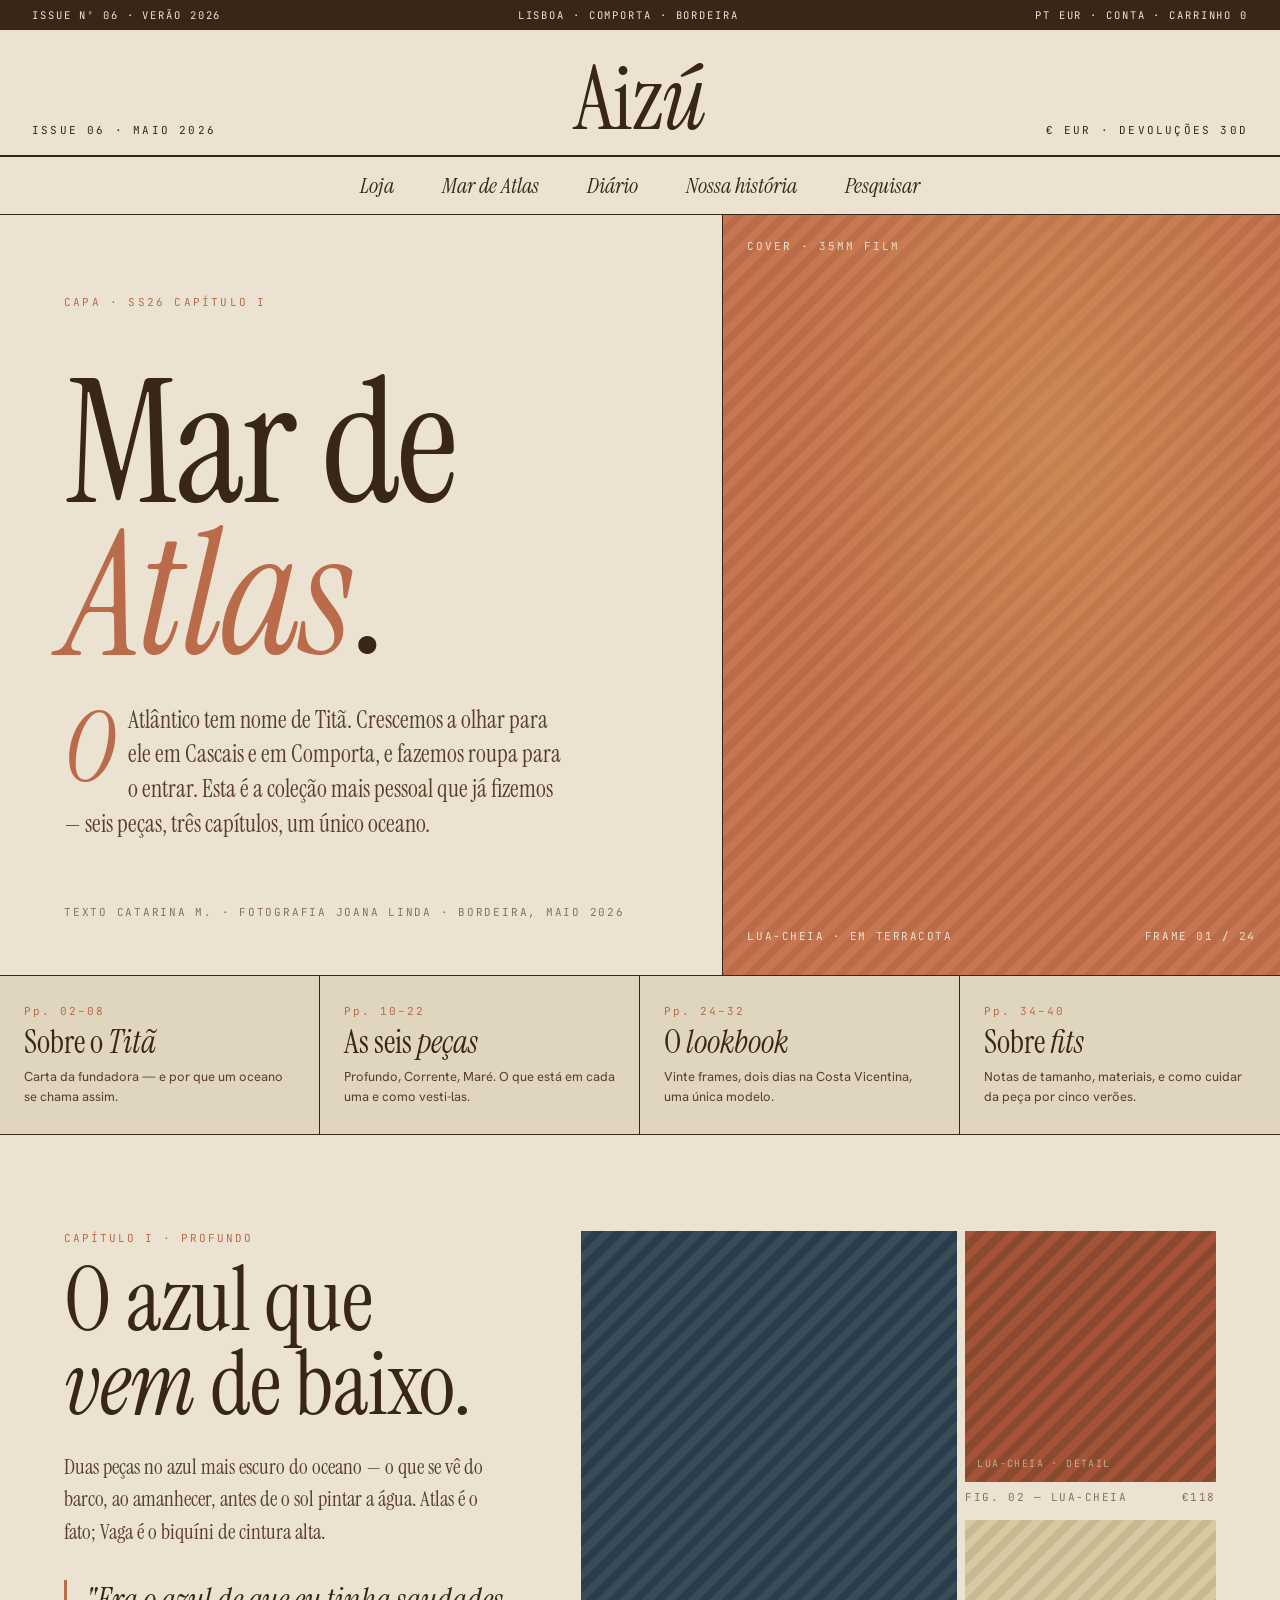
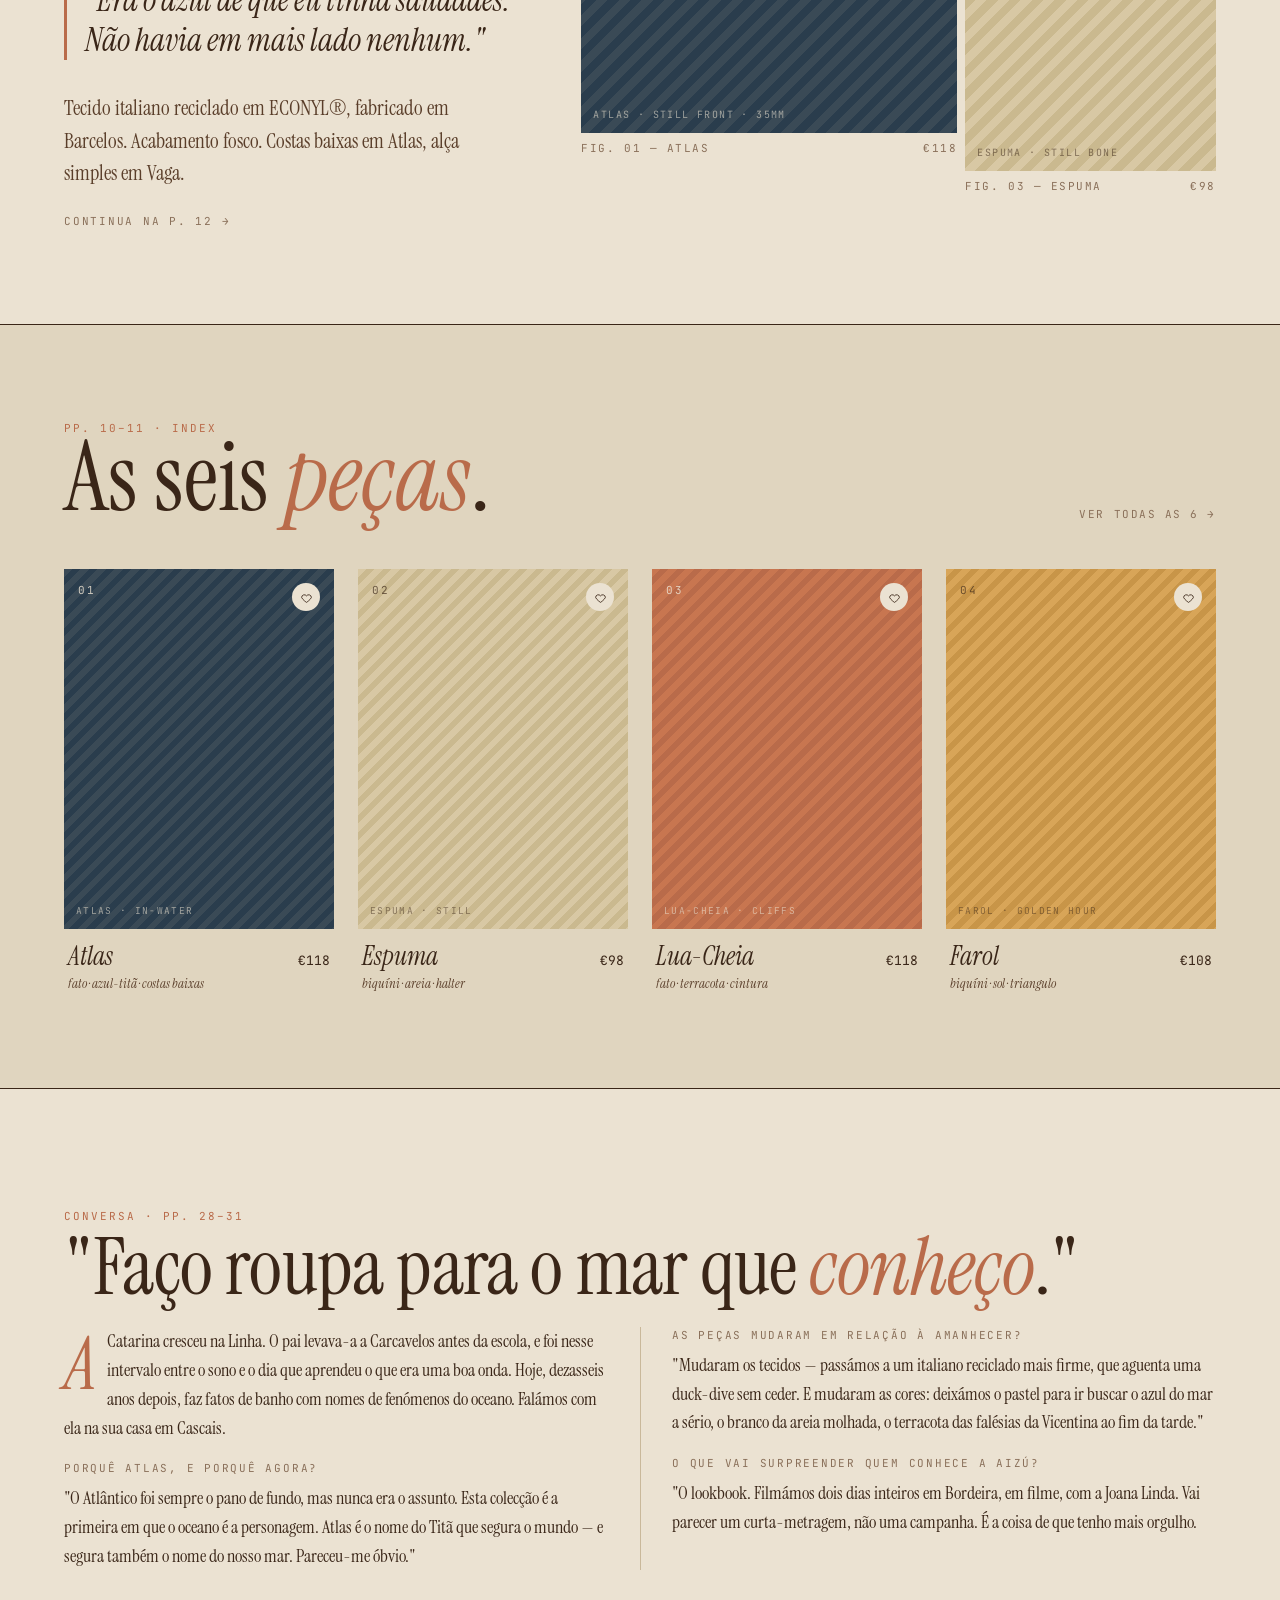
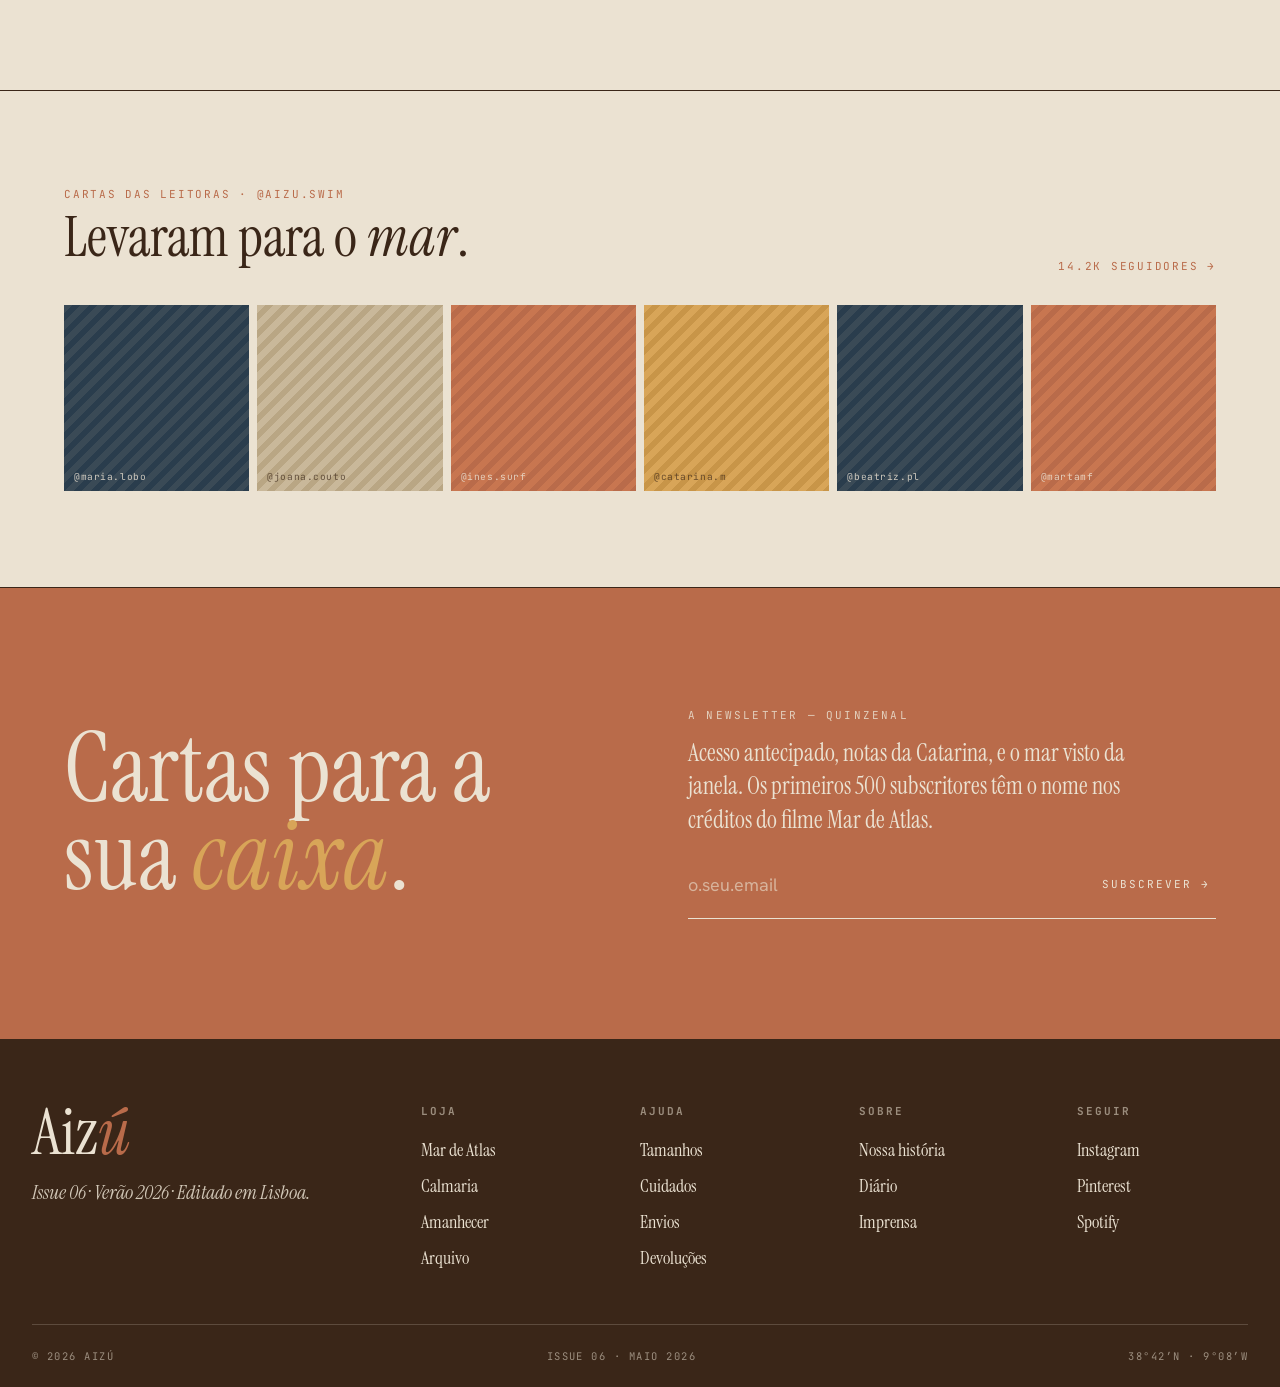
<file: redesign/dirB-home.html>
<!doctype html>
<html lang="pt"><head><meta charset="utf-8"/><meta name="viewport" content="width=device-width,initial-scale=1"/>
<title>Aizú — Sal &amp; Sol · Home</title>
<link href="https://fonts.googleapis.com/css2?family=Instrument+Serif:ital@0;1&family=Hanken+Grotesk:wght@300;400;500;700&family=JetBrains+Mono:wght@400;500&display=swap" rel="stylesheet"/>
<style>
:root{--paper:#ebe2d2;--paper-2:#e0d5bf;--edge:#c9b89a;--ink:#3a2618;--ink-2:#5a3e2a;--mute:#8a705a;--terra:#b96b4a;--terra-d:#8a4a30;--sun:#d8a558;--serif:"Instrument Serif",Georgia,serif;--sans:"Hanken Grotesk",sans-serif;--mono:"JetBrains Mono",monospace;}
*,*::before,*::after{box-sizing:border-box}
html,body{margin:0;background:var(--paper);color:var(--ink);font-family:var(--sans)}
a{color:inherit;text-decoration:none}

/* Editorial masthead */
.mast{background:var(--ink);color:var(--paper);padding:8px 32px;display:flex;justify-content:space-between;font-family:var(--mono);font-size:10.5px;letter-spacing:.18em;text-transform:uppercase}
.brand-row{display:grid;grid-template-columns:1fr auto 1fr;align-items:end;padding:32px 32px 18px;border-bottom:2px solid var(--ink)}
.brand-row .l, .brand-row .r{font-family:var(--mono);font-size:11px;letter-spacing:.2em;text-transform:uppercase}
.brand-row .r{text-align:right}
.brand-row .wm{font-family:var(--serif);font-size:88px;line-height:.85;text-align:center;letter-spacing:-.01em}
.brand-row .wm em{font-style:italic}
nav.cols{padding:14px 32px;border-bottom:1px solid var(--ink);display:flex;justify-content:center;gap:48px;font-family:var(--serif);font-size:22px;font-style:italic}
nav.cols a:hover{color:var(--terra)}

/* Hero spread */
.spread{display:grid;grid-template-columns:1.3fr 1fr;gap:0;border-bottom:1px solid var(--ink)}
.spread .l{padding:80px 64px 56px;display:flex;flex-direction:column;justify-content:space-between;border-right:1px solid var(--ink)}
.spread .l .iss{font-family:var(--mono);font-size:11px;letter-spacing:.2em;text-transform:uppercase;color:var(--terra)}
.spread .l h1{font-family:var(--serif);font-weight:400;font-size:172px;line-height:.88;margin:32px 0;letter-spacing:-.015em}
.spread .l h1 em{font-style:italic;color:var(--terra)}
.spread .l .dropcap::first-letter{font-family:var(--serif);font-size:96px;float:left;line-height:.8;padding:8px 12px 0 0;font-style:italic;color:var(--terra)}
.spread .l p.dek{font-family:var(--serif);font-size:24px;line-height:1.45;max-width:46ch;margin:0;color:var(--ink-2)}
.spread .l .by{font-family:var(--mono);font-size:11px;letter-spacing:.16em;text-transform:uppercase;color:var(--mute);margin-top:36px}
.spread .r{position:relative;background:repeating-linear-gradient(135deg,#c87650 0 8px,#b96b4a 8px 16px);min-height:760px}
.spread .r::after{content:"";position:absolute;inset:0;background:radial-gradient(ellipse at 60% 30%,rgba(216,165,88,.4),transparent 60%)}
.spread .r .cap{position:absolute;bottom:24px;left:24px;right:24px;color:var(--paper);font-family:var(--mono);font-size:11px;letter-spacing:.14em;text-transform:uppercase;display:flex;justify-content:space-between}
.spread .r .label{position:absolute;top:24px;left:24px;color:var(--paper);font-family:var(--mono);font-size:11px;letter-spacing:.18em;text-transform:uppercase}

/* Index strip — like a magazine TOC */
.toc-strip{display:grid;grid-template-columns:repeat(4,1fr);border-bottom:1px solid var(--ink);background:var(--paper-2)}
.toc-strip .it{padding:28px 24px;border-right:1px solid var(--ink)}
.toc-strip .it:last-child{border-right:none}
.toc-strip .it .n{font-family:var(--mono);font-size:11px;letter-spacing:.18em;color:var(--terra);margin-bottom:8px}
.toc-strip .it h4{font-family:var(--serif);font-weight:400;font-size:32px;line-height:1.05;margin:0}
.toc-strip .it h4 em{font-style:italic}
.toc-strip .it p{font-size:13px;color:var(--ink-2);margin:8px 0 0;line-height:1.5}

/* Feature spread — left text, right image, captioned */
.feature{display:grid;grid-template-columns:1fr 1.4fr;gap:64px;padding:96px 64px;border-bottom:1px solid var(--ink)}
.feature .lab{font-family:var(--mono);font-size:11px;letter-spacing:.18em;text-transform:uppercase;color:var(--terra)}
.feature h2{font-family:var(--serif);font-weight:400;font-size:88px;line-height:.95;margin:14px 0 24px;letter-spacing:-.005em}
.feature h2 em{font-style:italic}
.feature p{font-family:var(--serif);font-size:21px;line-height:1.55;color:var(--ink-2);margin:0 0 16px;max-width:42ch}
.feature .pull{font-family:var(--serif);font-style:italic;font-size:32px;line-height:1.25;border-left:3px solid var(--terra);padding-left:18px;margin:32px 0;color:var(--ink)}
.feature .img-stack{display:grid;grid-template-columns:1.5fr 1fr;grid-template-rows:auto auto;gap:8px;align-content:start}
.feature .ph{position:relative;overflow:hidden}
.feature .ph .lbl{position:absolute;bottom:12px;left:12px;font-family:var(--mono);font-size:10px;letter-spacing:.14em;text-transform:uppercase;color:rgba(58,38,24,.55)}
.feature .ph.dark .lbl{color:rgba(235,226,210,.6)}
.ph.tall{aspect-ratio:3/4}
.ph.wide{aspect-ratio:4/3}
.ph.sq{aspect-ratio:1/1}
.ph.s1{background:repeating-linear-gradient(135deg,#c87650 0 8px,#b96b4a 8px 16px)}
.ph.s2{background:repeating-linear-gradient(135deg,#d8c8a4 0 8px,#cab98f 8px 16px)}
.ph.s3{background:repeating-linear-gradient(135deg,#3a4a56 0 8px,#2a3d4d 8px 16px)}
.ph.s4{background:repeating-linear-gradient(135deg,#a55336 0 8px,#8a4a30 8px 16px)}
.ph.s5{background:repeating-linear-gradient(135deg,#d8a558 0 8px,#c89548 8px 16px)}
.cap{padding:8px 0;font-family:var(--mono);font-size:11px;letter-spacing:.14em;text-transform:uppercase;color:var(--mute);display:flex;justify-content:space-between}

/* Collection strip */
.coll{padding:96px 32px;border-bottom:1px solid var(--ink);background:var(--paper-2)}
.coll-h{display:grid;grid-template-columns:auto 1fr auto;gap:32px;align-items:end;padding:0 32px 48px}
.coll-h h3{font-family:var(--serif);font-weight:400;font-size:96px;margin:0;line-height:.9}
.coll-h h3 em{font-style:italic;color:var(--terra)}
.coll-h .meta{font-family:var(--mono);font-size:11px;letter-spacing:.14em;text-transform:uppercase;color:var(--mute);text-align:right}
.coll-h .scroll{font-family:var(--mono);font-size:11px;letter-spacing:.14em;text-transform:uppercase;color:var(--mute)}
.cards-row{display:grid;grid-template-columns:repeat(4,1fr);gap:24px;padding:0 32px}
.pc{position:relative}
.pc .img{aspect-ratio:3/4;position:relative;overflow:hidden}
.pc .img.t1{background:repeating-linear-gradient(135deg,#3a4a56 0 6px,#2a3d4d 6px 12px)}
.pc .img.t2{background:repeating-linear-gradient(135deg,#d8c8a4 0 6px,#cab98f 6px 12px)}
.pc .img.t3{background:repeating-linear-gradient(135deg,#c87650 0 6px,#b96b4a 6px 12px)}
.pc .img.t4{background:repeating-linear-gradient(135deg,#d8a558 0 6px,#c89548 6px 12px)}
.pc .num{position:absolute;top:14px;left:14px;font-family:var(--mono);font-size:11px;letter-spacing:.18em;color:rgba(235,226,210,.85)}
.pc .img.t2 .num,.pc .img.t4 .num{color:rgba(58,38,24,.7)}
.pc .heart{position:absolute;top:14px;right:14px;width:28px;height:28px;background:var(--paper);display:flex;align-items:center;justify-content:center;border-radius:50%}
.pc .heart svg{width:13px;height:13px}
.pc .lbl{position:absolute;bottom:12px;left:12px;font-family:var(--mono);font-size:9.5px;letter-spacing:.14em;text-transform:uppercase;color:rgba(235,226,210,.6)}
.pc .img.t2 .lbl,.pc .img.t4 .lbl{color:rgba(58,38,24,.5)}
.pc .below{padding:14px 4px 0;display:grid;grid-template-columns:1fr auto;align-items:baseline}
.pc .below .nm{font-family:var(--serif);font-size:26px;line-height:1}
.pc .below .nm em{font-style:italic}
.pc .below .pr{font-family:var(--mono);font-size:13px}
.pc .desc{padding:6px 4px 0;font-size:13px;color:var(--ink-2);font-family:var(--serif);font-style:italic}

/* Column spread (interview) */
.interview{padding:120px 64px;border-bottom:1px solid var(--ink);columns:2;column-gap:64px;column-rule:1px solid var(--edge)}
.interview h3{font-family:var(--serif);font-weight:400;font-size:80px;line-height:.9;margin:0 0 24px;column-span:all;letter-spacing:-.01em}
.interview h3 em{font-style:italic;color:var(--terra)}
.interview .lab{font-family:var(--mono);font-size:11px;letter-spacing:.18em;text-transform:uppercase;color:var(--terra);margin-bottom:8px;column-span:all}
.interview p{font-family:var(--serif);font-size:18px;line-height:1.6;margin:0 0 14px;color:var(--ink)}
.interview p.first::first-letter{font-family:var(--serif);font-size:72px;float:left;line-height:.85;padding:6px 10px 0 0;font-style:italic;color:var(--terra)}
.interview .q{font-family:var(--mono);font-size:11px;letter-spacing:.16em;text-transform:uppercase;color:var(--mute);margin:18px 0 6px}

/* UGC */
.ugc{padding:96px 32px;border-bottom:1px solid var(--ink)}
.ugc-h{display:flex;justify-content:space-between;align-items:end;padding:0 32px 32px}
.ugc-h h3{font-family:var(--serif);font-weight:400;font-size:56px;margin:0}
.ugc-h h3 em{font-style:italic}
.ugc-h .ig{font-family:var(--mono);font-size:11px;letter-spacing:.16em;text-transform:uppercase;color:var(--terra)}
.ugc-strip{display:grid;grid-template-columns:repeat(6,1fr);gap:8px;padding:0 32px}
.ugc-strip .it{aspect-ratio:1/1;position:relative}
.ugc-strip .it.x1{background:repeating-linear-gradient(135deg,#c9b89a 0 6px,#b9a684 6px 12px)}
.ugc-strip .it.x2{background:repeating-linear-gradient(135deg,#3a4a56 0 6px,#2a3d4d 6px 12px)}
.ugc-strip .it.x3{background:repeating-linear-gradient(135deg,#c87650 0 6px,#b96b4a 6px 12px)}
.ugc-strip .it.x4{background:repeating-linear-gradient(135deg,#d8a558 0 6px,#c89548 6px 12px)}
.ugc-strip .h{position:absolute;bottom:8px;left:10px;font-family:var(--mono);font-size:9.5px;letter-spacing:.06em;color:rgba(235,226,210,.85)}
.ugc-strip .x1 .h,.ugc-strip .x4 .h{color:rgba(58,38,24,.7)}

/* Newsletter */
.news{padding:120px 64px;background:var(--terra);color:var(--paper);display:grid;grid-template-columns:1fr 1fr;gap:96px;align-items:center;border-bottom:1px solid var(--ink)}
.news h2{font-family:var(--serif);font-weight:400;font-size:96px;line-height:.92;margin:0;max-width:11ch}
.news h2 em{font-style:italic;color:var(--sun)}
.news .right .lab{font-family:var(--mono);font-size:11px;letter-spacing:.2em;text-transform:uppercase;opacity:.85;margin-bottom:14px}
.news .right p{font-family:var(--serif);font-size:24px;line-height:1.4;margin:0 0 28px;max-width:40ch}
.news .form{display:grid;grid-template-columns:1fr auto;border-bottom:1px solid var(--paper);padding-bottom:14px}
.news .form input{background:transparent;border:0;color:var(--paper);font-family:var(--sans);font-size:18px;padding:8px 0;outline:none}
.news .form input::placeholder{color:rgba(235,226,210,.6)}
.news .form button{background:transparent;border:0;color:var(--paper);font-family:var(--mono);font-size:11px;letter-spacing:.18em;text-transform:uppercase;cursor:pointer;padding-left:16px}

/* Footer */
footer{background:var(--ink);color:var(--paper);padding:64px 32px 24px}
footer .top{display:grid;grid-template-columns:2fr 1fr 1fr 1fr 1fr;gap:48px;padding-bottom:48px;border-bottom:1px solid rgba(235,226,210,.2)}
footer .logo{font-family:var(--serif);font-size:64px;line-height:.9}
footer .logo em{font-style:italic;color:var(--terra)}
footer h5{font-family:var(--mono);font-size:11px;letter-spacing:.18em;text-transform:uppercase;color:rgba(235,226,210,.55);margin:0 0 14px}
footer ul{list-style:none;padding:0;margin:0}
footer li{padding:6px 0;font-size:14px;font-family:var(--serif);font-size:18px}
footer .bottom{display:flex;justify-content:space-between;padding-top:24px;font-family:var(--mono);font-size:10.5px;letter-spacing:.14em;text-transform:uppercase;opacity:.55}
</style></head>
<body>

<div class="mast"><span>Issue Nº 06 · Verão 2026</span><span>Lisboa · Comporta · Bordeira</span><span>PT EUR · Conta · Carrinho 0</span></div>

<header class="brand-row">
  <div class="l">Issue 06 · Maio 2026</div>
  <div class="wm">Aiz<em>ú</em></div>
  <div class="r">€ EUR · Devoluções 30d</div>
</header>

<nav class="cols">
  <a><em>Loja</em></a><a><em>Mar de Atlas</em></a><a><em>Diário</em></a><a><em>Nossa história</em></a><a><em>Pesquisar</em></a>
</nav>

<section class="spread">
  <div class="l">
    <div class="iss">Capa · SS26 Capítulo I</div>
    <div>
      <h1>Mar de<br/><em>Atlas</em>.</h1>
      <p class="dek dropcap">O Atlântico tem nome de Titã. Crescemos a olhar para ele em Cascais e em Comporta, e fazemos roupa para o entrar. Esta é a coleção mais pessoal que já fizemos — seis peças, três capítulos, um único oceano.</p>
    </div>
    <div class="by">Texto Catarina M. · Fotografia Joana Linda · Bordeira, Maio 2026</div>
  </div>
  <div class="r">
    <div class="label">Cover · 35mm film</div>
    <div class="cap"><span>Lua-Cheia · em terracota</span><span>Frame 01 / 24</span></div>
  </div>
</section>

<section class="toc-strip">
  <div class="it"><div class="n">Pp. 02–08</div><h4>Sobre o <em>Titã</em></h4><p>Carta da fundadora — e por que um oceano se chama assim.</p></div>
  <div class="it"><div class="n">Pp. 10–22</div><h4>As seis <em>peças</em></h4><p>Profundo, Corrente, Maré. O que está em cada uma e como vesti-las.</p></div>
  <div class="it"><div class="n">Pp. 24–32</div><h4>O <em>lookbook</em></h4><p>Vinte frames, dois dias na Costa Vicentina, uma única modelo.</p></div>
  <div class="it"><div class="n">Pp. 34–40</div><h4>Sobre <em>fits</em></h4><p>Notas de tamanho, materiais, e como cuidar da peça por cinco verões.</p></div>
</section>

<section class="feature">
  <div>
    <div class="lab">Capítulo I · Profundo</div>
    <h2>O azul que <em>vem</em> de baixo.</h2>
    <p>Duas peças no azul mais escuro do oceano — o que se vê do barco, ao amanhecer, antes de o sol pintar a água. Atlas é o fato; Vaga é o biquíni de cintura alta.</p>
    <div class="pull">"Era o azul de que eu tinha saudades. Não havia em mais lado nenhum."</div>
    <p>Tecido italiano reciclado em ECONYL®, fabricado em Barcelos. Acabamento fosco. Costas baixas em Atlas, alça simples em Vaga.</p>
    <div class="by" style="font-family:var(--mono); font-size:11px; letter-spacing:.16em; text-transform:uppercase; color:var(--mute); margin-top:24px;">Continua na p. 12 →</div>
  </div>
  <div class="img-stack">
    <div>
      <div class="ph tall s3 dark"><span class="lbl">Atlas · still front · 35mm</span></div>
      <div class="cap"><span>Fig. 01 — Atlas</span><span>€118</span></div>
    </div>
    <div>
      <div class="ph sq s4 dark"><span class="lbl">Lua-Cheia · detail</span></div>
      <div class="cap"><span>Fig. 02 — Lua-Cheia</span><span>€118</span></div>
      <div style="height:8px"></div>
      <div class="ph sq s2"><span class="lbl">Espuma · still bone</span></div>
      <div class="cap"><span>Fig. 03 — Espuma</span><span>€98</span></div>
    </div>
  </div>
</section>

<section class="coll">
  <div class="coll-h">
    <div>
      <div style="font-family:var(--mono);font-size:11px;letter-spacing:.18em;text-transform:uppercase;color:var(--terra);">Pp. 10–11 · Index</div>
      <h3>As seis <em>peças</em>.</h3>
    </div>
    <div></div>
    <div class="meta">Ver todas as 6 →</div>
  </div>
  <div class="cards-row">
    <a class="pc">
      <div class="img t1"><span class="num">01</span><span class="heart"><svg viewBox="0 0 24 24" fill="none" stroke="currentColor" stroke-width="1.6"><path d="M12 21s-7-4.5-9-9a5 5 0 0 1 9-3 5 5 0 0 1 9 3c-2 4.5-9 9-9 9z"/></svg></span><span class="lbl">Atlas · in-water</span></div>
      <div class="below"><span class="nm"><em>Atlas</em></span><span class="pr">€118</span></div>
      <div class="desc">fato · azul-titã · costas baixas</div>
    </a>
    <a class="pc">
      <div class="img t2"><span class="num">02</span><span class="heart"><svg viewBox="0 0 24 24" fill="none" stroke="currentColor" stroke-width="1.6"><path d="M12 21s-7-4.5-9-9a5 5 0 0 1 9-3 5 5 0 0 1 9 3c-2 4.5-9 9-9 9z"/></svg></span><span class="lbl">Espuma · still</span></div>
      <div class="below"><span class="nm"><em>Espuma</em></span><span class="pr">€98</span></div>
      <div class="desc">biquíni · areia · halter</div>
    </a>
    <a class="pc">
      <div class="img t3"><span class="num">03</span><span class="heart"><svg viewBox="0 0 24 24" fill="none" stroke="currentColor" stroke-width="1.6"><path d="M12 21s-7-4.5-9-9a5 5 0 0 1 9-3 5 5 0 0 1 9 3c-2 4.5-9 9-9 9z"/></svg></span><span class="lbl">Lua-Cheia · cliffs</span></div>
      <div class="below"><span class="nm"><em>Lua-Cheia</em></span><span class="pr">€118</span></div>
      <div class="desc">fato · terracota · cintura</div>
    </a>
    <a class="pc">
      <div class="img t4"><span class="num">04</span><span class="heart"><svg viewBox="0 0 24 24" fill="none" stroke="currentColor" stroke-width="1.6"><path d="M12 21s-7-4.5-9-9a5 5 0 0 1 9-3 5 5 0 0 1 9 3c-2 4.5-9 9-9 9z"/></svg></span><span class="lbl">Farol · golden hour</span></div>
      <div class="below"><span class="nm"><em>Farol</em></span><span class="pr">€108</span></div>
      <div class="desc">biquíni · sol · triangulo</div>
    </a>
  </div>
</section>

<section class="interview">
  <div class="lab">Conversa · Pp. 28–31</div>
  <h3>"Faço roupa para o mar que <em>conheço</em>."</h3>
  <p class="first">A Catarina cresceu na Linha. O pai levava-a a Carcavelos antes da escola, e foi nesse intervalo entre o sono e o dia que aprendeu o que era uma boa onda. Hoje, dezasseis anos depois, faz fatos de banho com nomes de fenómenos do oceano. Falámos com ela na sua casa em Cascais.</p>
  <p class="q">Porquê Atlas, e porquê agora?</p>
  <p>"O Atlântico foi sempre o pano de fundo, mas nunca era o assunto. Esta colecção é a primeira em que o oceano é a personagem. Atlas é o nome do Titã que segura o mundo — e segura também o nome do nosso mar. Pareceu-me óbvio."</p>
  <p class="q">As peças mudaram em relação à Amanhecer?</p>
  <p>"Mudaram os tecidos — passámos a um italiano reciclado mais firme, que aguenta uma duck-dive sem ceder. E mudaram as cores: deixámos o pastel para ir buscar o azul do mar a sério, o branco da areia molhada, o terracota das falésias da Vicentina ao fim da tarde."</p>
  <p class="q">O que vai surpreender quem conhece a Aizú?</p>
  <p>"O lookbook. Filmámos dois dias inteiros em Bordeira, em filme, com a Joana Linda. Vai parecer um curta-metragem, não uma campanha. É a coisa de que tenho mais orgulho.</p>
</section>

<section class="ugc">
  <div class="ugc-h">
    <div><div style="font-family:var(--mono);font-size:11px;letter-spacing:.16em;text-transform:uppercase;color:var(--terra);">Cartas das leitoras · @aizu.swim</div><h3>Levaram para o <em>mar</em>.</h3></div>
    <div class="ig">14.2k seguidores  →</div>
  </div>
  <div class="ugc-strip">
    <div class="it x2"><span class="h">@maria.lobo</span></div>
    <div class="it x1"><span class="h">@joana.couto</span></div>
    <div class="it x3"><span class="h">@ines.surf</span></div>
    <div class="it x4"><span class="h">@catarina.m</span></div>
    <div class="it x2"><span class="h">@beatriz.pl</span></div>
    <div class="it x3"><span class="h">@martamf</span></div>
  </div>
</section>

<section class="news">
  <h2>Cartas para a sua <em>caixa</em>.</h2>
  <div class="right">
    <div class="lab">A Newsletter — quinzenal</div>
    <p>Acesso antecipado, notas da Catarina, e o mar visto da janela. Os primeiros 500 subscritores têm o nome nos créditos do filme Mar de Atlas.</p>
    <div class="form">
      <input type="email" placeholder="o.seu.email"/><button>Subscrever →</button>
    </div>
  </div>
</section>

<footer>
  <div class="top">
    <div>
      <div class="logo">Aiz<em>ú</em></div>
      <p style="font-family:var(--serif); font-style:italic; font-size:20px; max-width:36ch; margin:18px 0 0; opacity:.85;">Issue 06 · Verão 2026 · Editado em Lisboa.</p>
    </div>
    <div><h5>Loja</h5><ul><li>Mar de Atlas</li><li>Calmaria</li><li>Amanhecer</li><li>Arquivo</li></ul></div>
    <div><h5>Ajuda</h5><ul><li>Tamanhos</li><li>Cuidados</li><li>Envios</li><li>Devoluções</li></ul></div>
    <div><h5>Sobre</h5><ul><li>Nossa história</li><li>Diário</li><li>Imprensa</li></ul></div>
    <div><h5>Seguir</h5><ul><li>Instagram</li><li>Pinterest</li><li>Spotify</li></ul></div>
  </div>
  <div class="bottom"><span>© 2026 Aizú</span><span>Issue 06 · Maio 2026</span><span>38°42′N · 9°08′W</span></div>
</footer>

</body></html>
</file>
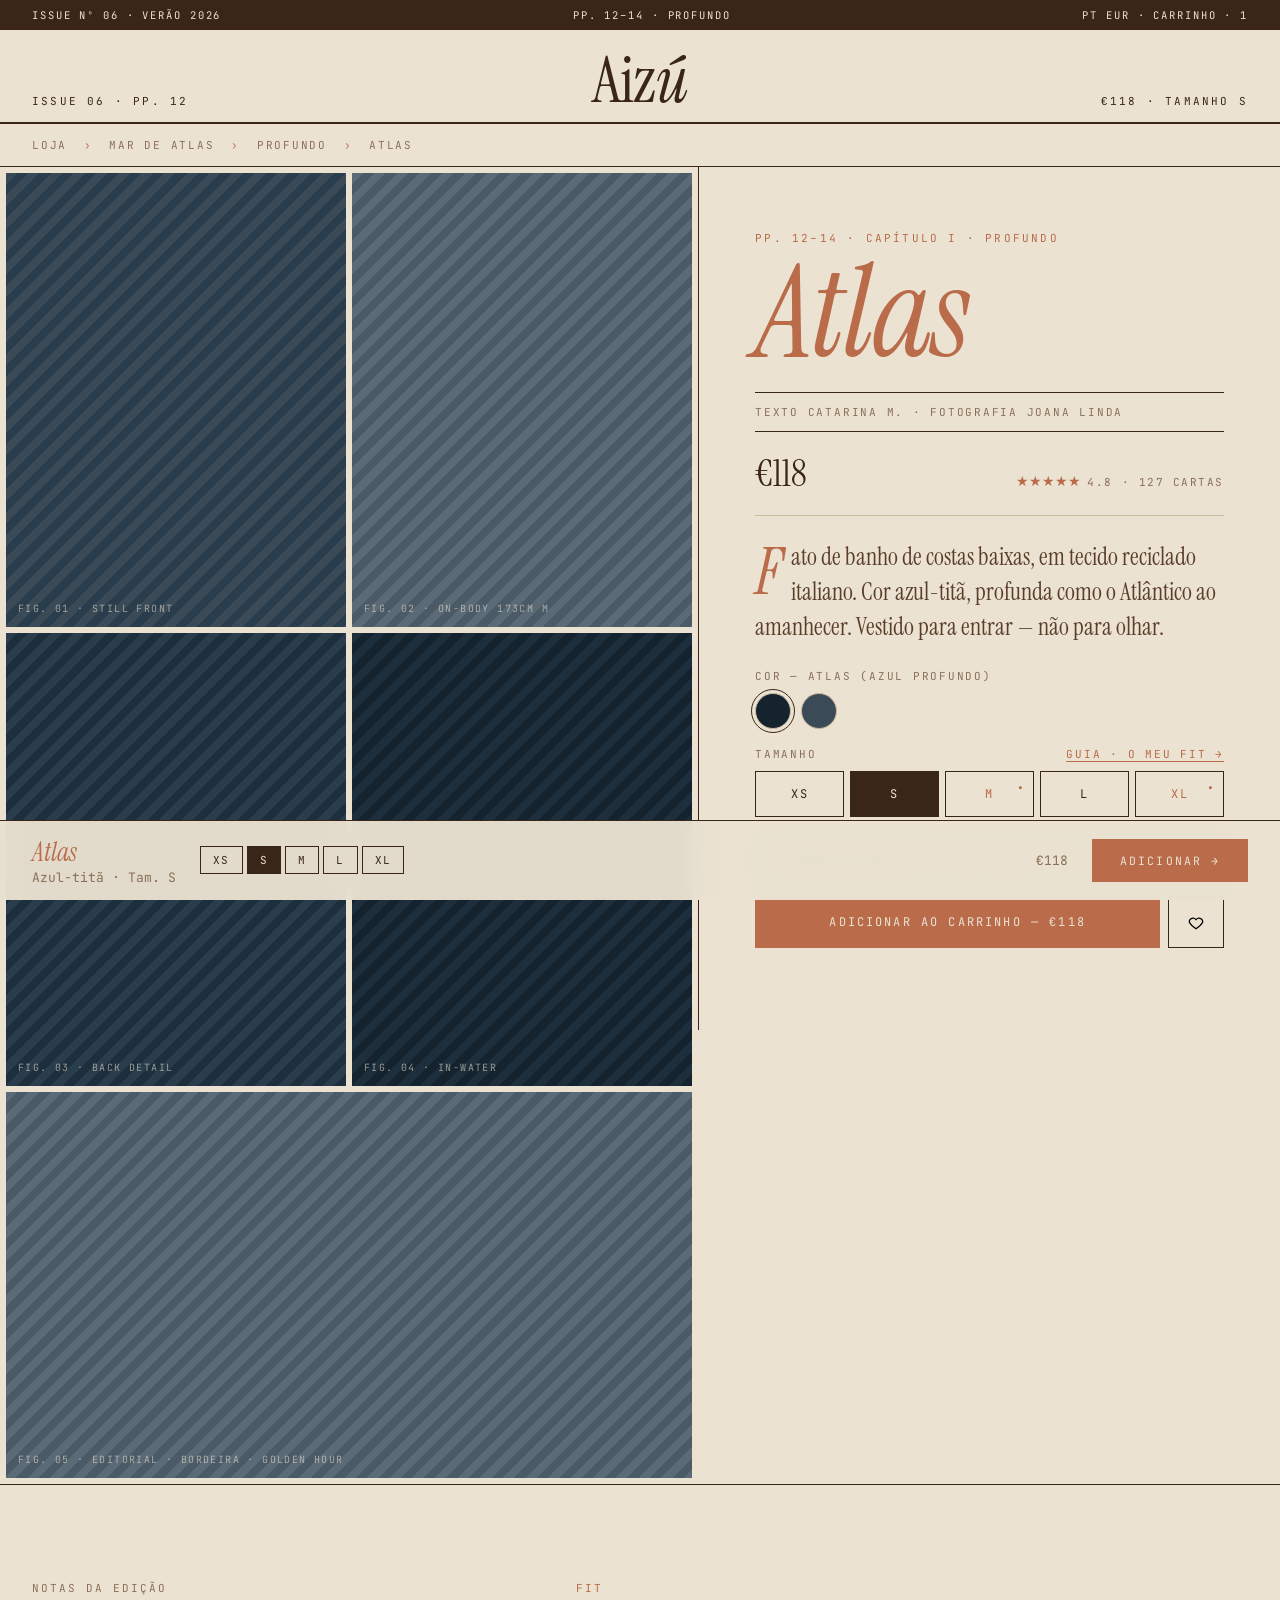
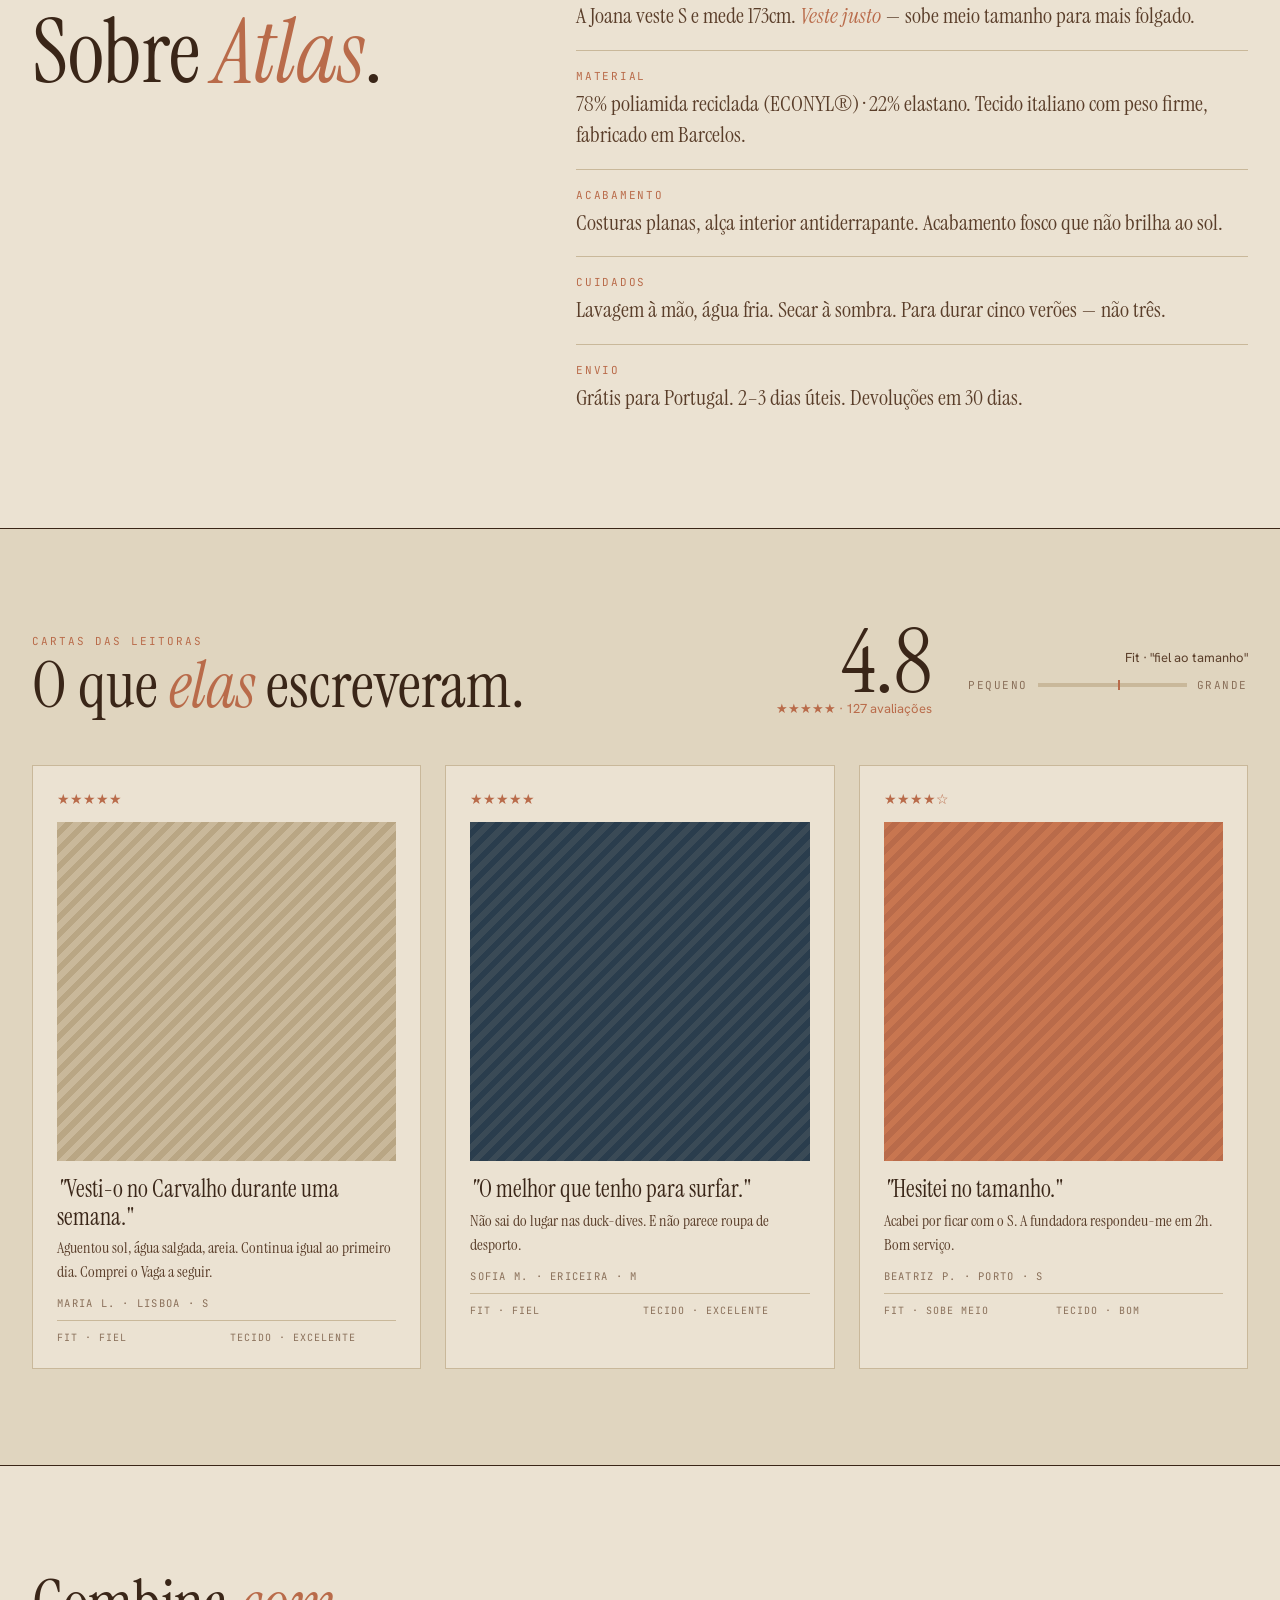
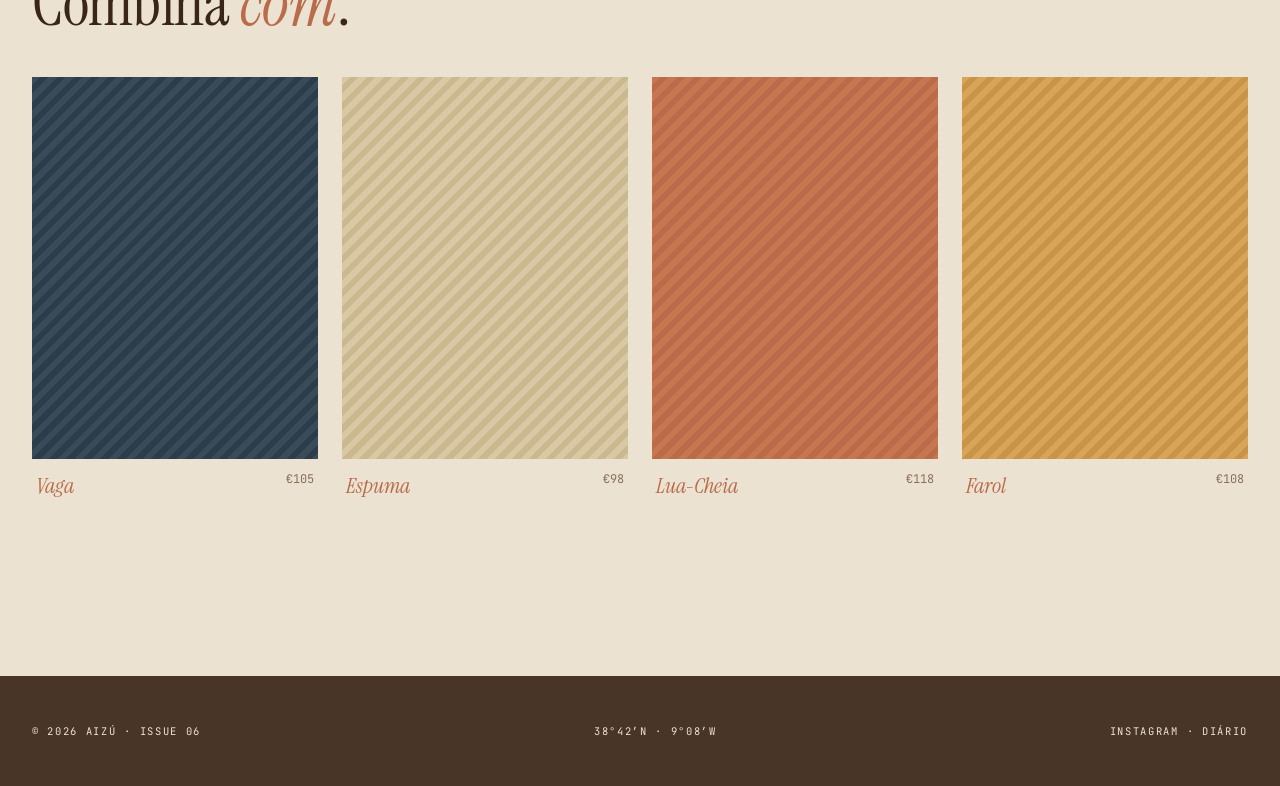
<file: redesign/dirB-pdp.html>
<!doctype html>
<html lang="pt"><head><meta charset="utf-8"/><meta name="viewport" content="width=device-width,initial-scale=1"/>
<title>Aizú — Sal &amp; Sol · PDP</title>
<link href="https://fonts.googleapis.com/css2?family=Instrument+Serif:ital@0;1&family=Hanken+Grotesk:wght@300;400;500&family=JetBrains+Mono:wght@400;500&display=swap" rel="stylesheet"/>
<style>
:root{--paper:#ebe2d2;--paper-2:#e0d5bf;--edge:#c9b89a;--ink:#3a2618;--ink-2:#5a3e2a;--mute:#8a705a;--terra:#b96b4a;--sun:#d8a558;--serif:"Instrument Serif",Georgia,serif;--sans:"Hanken Grotesk",sans-serif;--mono:"JetBrains Mono",monospace;}
*,*::before,*::after{box-sizing:border-box}
html,body{margin:0;background:var(--paper);color:var(--ink);font-family:var(--sans)}
a{color:inherit;text-decoration:none}
.mast{background:var(--ink);color:var(--paper);padding:8px 32px;display:flex;justify-content:space-between;font-family:var(--mono);font-size:10.5px;letter-spacing:.18em;text-transform:uppercase}
.brand-row{display:grid;grid-template-columns:1fr auto 1fr;align-items:end;padding:24px 32px 14px;border-bottom:2px solid var(--ink)}
.brand-row .l,.brand-row .r{font-family:var(--mono);font-size:11px;letter-spacing:.2em;text-transform:uppercase}
.brand-row .r{text-align:right}
.brand-row .wm{font-family:var(--serif);font-size:64px;line-height:.85;text-align:center;letter-spacing:-.01em}
.brand-row .wm em{font-style:italic}
.crumbs{padding:14px 32px;font-family:var(--mono);font-size:11px;letter-spacing:.16em;text-transform:uppercase;color:var(--mute);border-bottom:1px solid var(--ink)}
.crumbs span{margin:0 8px;color:var(--terra)}

/* Article-style PDP — like a feature on a single garment */
.feat{display:grid;grid-template-columns:1.2fr 1fr;gap:0;border-bottom:1px solid var(--ink)}
.feat .gallery{display:grid;grid-template-columns:1fr 1fr;gap:6px;padding:6px}
.feat .g{position:relative;overflow:hidden}
.feat .g.tall{aspect-ratio:3/4}
.feat .g.span2{grid-column:span 2;aspect-ratio:16/9}
.feat .g.s1{background:repeating-linear-gradient(135deg,#3a4a56 0 8px,#2a3d4d 8px 16px)}
.feat .g.s2{background:repeating-linear-gradient(135deg,#5a6a76 0 8px,#4a5a66 8px 16px)}
.feat .g.s3{background:repeating-linear-gradient(135deg,#1d2f3c 0 8px,#15232e 8px 16px)}
.feat .g.s4{background:repeating-linear-gradient(135deg,#2a3d4d 0 8px,#1d2f3c 8px 16px)}
.feat .g .lbl{position:absolute;bottom:12px;left:12px;font-family:var(--mono);font-size:10px;letter-spacing:.14em;text-transform:uppercase;color:rgba(235,226,210,.6)}
.feat .right{padding:64px 56px;border-left:1px solid var(--ink);position:sticky;top:0;align-self:start}
.feat .iss{font-family:var(--mono);font-size:11px;letter-spacing:.2em;text-transform:uppercase;color:var(--terra);margin-bottom:14px}
.feat h1{font-family:var(--serif);font-weight:400;font-size:128px;line-height:.85;margin:0 0 24px;letter-spacing:-.015em}
.feat h1 em{font-style:italic;color:var(--terra)}
.feat .by{font-family:var(--mono);font-size:11px;letter-spacing:.16em;text-transform:uppercase;color:var(--mute);padding:12px 0;border-top:1px solid var(--ink);border-bottom:1px solid var(--ink)}
.feat .price-row{display:flex;justify-content:space-between;align-items:baseline;padding:18px 0;border-bottom:1px solid var(--edge)}
.feat .price{font-family:var(--serif);font-size:36px}
.feat .reviews{font-family:var(--mono);font-size:11px;letter-spacing:.14em;text-transform:uppercase;color:var(--mute)}
.feat .reviews .stars{color:var(--terra);font-size:14px;margin-right:6px;letter-spacing:0}
.feat p.dek{font-family:var(--serif);font-size:24px;line-height:1.45;margin:24px 0;color:var(--ink-2)}
.feat p.dek::first-letter{font-family:var(--serif);font-size:64px;float:left;line-height:.8;padding:6px 10px 0 0;font-style:italic;color:var(--terra)}

.opt{margin:18px 0}
.opt .h{font-family:var(--mono);font-size:11px;letter-spacing:.16em;text-transform:uppercase;color:var(--mute);margin-bottom:10px;display:flex;justify-content:space-between}
.opt .h a{color:var(--terra);text-decoration:underline;text-underline-offset:3px}
.sw-row{display:flex;gap:10px}
.sw{width:36px;height:36px;border-radius:50%;border:1px solid var(--edge);cursor:pointer}
.sw.sel{outline:1px solid var(--ink);outline-offset:3px}
.sz-row{display:flex;gap:6px}
.sz{flex:1;padding:14px 0;border:1px solid var(--ink);text-align:center;font-family:var(--mono);font-size:12px;letter-spacing:.12em;cursor:pointer;background:transparent}
.sz.sel{background:var(--ink);color:var(--paper)}
.sz.low{position:relative;color:var(--terra)}
.sz.low::after{content:"·";position:absolute;top:4px;right:6px;font-size:18px;color:var(--terra)}

.ls{display:flex;gap:10px;align-items:center;padding:12px 14px;background:var(--paper-2);border:1px solid var(--edge);font-size:13px;margin:14px 0}
.ls .dot{width:8px;height:8px;background:var(--terra);border-radius:50%}

.atc-row{display:grid;grid-template-columns:1fr 56px;gap:8px;margin:18px 0}
.atc{padding:18px 0;background:var(--terra);color:var(--paper);border:0;font-family:var(--mono);font-size:12px;letter-spacing:.18em;text-transform:uppercase;cursor:pointer}
.wishbtn{background:transparent;border:1px solid var(--ink);display:flex;align-items:center;justify-content:center;cursor:pointer}
.wishbtn svg{width:18px;height:18px}

/* Notes — magazine-style sidebar */
.notes-side{padding:96px 32px;border-bottom:1px solid var(--ink);display:grid;grid-template-columns:1fr 1.4fr;gap:64px}
.notes-side h3{font-family:var(--serif);font-weight:400;font-size:88px;line-height:.9;margin:0;letter-spacing:-.005em}
.notes-side h3 em{font-style:italic;color:var(--terra)}
.notes-side .intro{font-family:var(--mono);font-size:11px;letter-spacing:.18em;text-transform:uppercase;color:var(--mute);margin-bottom:18px}
.notes-side dl{margin:0;padding:0}
.notes-side dt{font-family:var(--mono);font-size:11px;letter-spacing:.16em;text-transform:uppercase;color:var(--terra);margin-bottom:6px;padding-top:18px;border-top:1px solid var(--edge)}
.notes-side dt:first-of-type{padding-top:0;border-top:none}
.notes-side dd{font-family:var(--serif);font-size:22px;line-height:1.4;margin:0 0 18px;color:var(--ink-2)}
.notes-side dd em{font-style:italic;color:var(--terra)}

/* Reviews */
.rv-sec{padding:96px 32px;background:var(--paper-2);border-bottom:1px solid var(--ink)}
.rv-sec .h{display:grid;grid-template-columns:1fr auto;align-items:end;margin-bottom:48px}
.rv-sec h3{font-family:var(--serif);font-weight:400;font-size:64px;margin:0;line-height:.95}
.rv-sec h3 em{font-style:italic;color:var(--terra)}
.rv-sec .agg{display:flex;gap:36px;align-items:center;text-align:right}
.rv-sec .num{font-family:var(--serif);font-size:88px;line-height:.85}
.rv-sec .meta{font-size:13px;color:var(--ink-2)}
.rv-sec .fitbar{margin-top:12px;display:flex;align-items:center;gap:10px;font-family:var(--mono);font-size:11px;letter-spacing:.14em;text-transform:uppercase;color:var(--mute);min-width:280px}
.rv-sec .bar{flex:1;height:4px;background:var(--edge);position:relative}
.rv-sec .bar::after{content:"";position:absolute;left:54%;top:-3px;width:2px;height:10px;background:var(--terra)}
.rv-grid{display:grid;grid-template-columns:repeat(3,1fr);gap:24px}
.rv{background:var(--paper);padding:24px;border:1px solid var(--edge)}
.rv .stars{color:var(--terra);letter-spacing:0;font-size:14px}
.rv .photo{aspect-ratio:1/1;margin:14px 0;background:repeating-linear-gradient(135deg,#c9b89a 0 6px,#b9a684 6px 12px)}
.rv .photo.alt{background:repeating-linear-gradient(135deg,#3a4a56 0 6px,#2a3d4d 6px 12px)}
.rv .photo.alt2{background:repeating-linear-gradient(135deg,#c87650 0 6px,#b96b4a 6px 12px)}
.rv h5{font-family:var(--serif);font-weight:400;font-size:24px;margin:8px 0 6px;line-height:1.15}
.rv h5 em{font-style:italic}
.rv p{font-family:var(--serif);font-size:16px;line-height:1.5;margin:0 0 12px;color:var(--ink-2)}
.rv .by{font-family:var(--mono);font-size:10.5px;letter-spacing:.12em;text-transform:uppercase;color:var(--mute)}
.rv .fit{padding-top:10px;border-top:1px solid var(--edge);margin-top:10px;font-family:var(--mono);font-size:10px;letter-spacing:.1em;text-transform:uppercase;color:var(--mute);display:grid;grid-template-columns:1fr 1fr;gap:6px}

/* Related */
.rel{padding:96px 32px}
.rel h3{font-family:var(--serif);font-weight:400;font-size:64px;margin:0 0 32px;letter-spacing:-.005em}
.rel h3 em{font-style:italic;color:var(--terra)}
.rgrid{display:grid;grid-template-columns:repeat(4,1fr);gap:24px}
.rgrid .c .img{aspect-ratio:3/4;background:repeating-linear-gradient(135deg,#d8c8a4 0 6px,#cab98f 6px 12px)}
.rgrid .c .img.deep{background:repeating-linear-gradient(135deg,#3a4a56 0 6px,#2a3d4d 6px 12px)}
.rgrid .c .img.terra{background:repeating-linear-gradient(135deg,#c87650 0 6px,#b96b4a 6px 12px)}
.rgrid .c .img.sun{background:repeating-linear-gradient(135deg,#d8a558 0 6px,#c89548 6px 12px)}
.rgrid .meta{display:flex;justify-content:space-between;padding:12px 4px 0;font-family:var(--serif);font-size:22px}
.rgrid .meta em{font-style:italic;color:var(--terra)}
.rgrid .meta .p{font-family:var(--mono);font-size:12px;color:var(--mute)}

.sticky-atc{position:sticky;bottom:0;background:rgba(235,226,210,.96);backdrop-filter:blur(12px);border-top:1px solid var(--ink);padding:14px 32px;display:grid;grid-template-columns:auto 1fr auto auto;gap:24px;align-items:center}
.sticky-atc .t{font-family:var(--serif);font-size:26px}
.sticky-atc .t em{font-style:italic;color:var(--terra)}
.sticky-atc .p{font-family:var(--mono);font-size:13px;color:var(--mute)}
.sticky-atc .sz-mini{display:flex;gap:4px}
.sticky-atc .sz-mini span{padding:6px 12px;border:1px solid var(--ink);font-family:var(--mono);font-size:11px;letter-spacing:.12em}
.sticky-atc .sz-mini span.sel{background:var(--ink);color:var(--paper)}
.sticky-atc .ab{padding:14px 28px;background:var(--terra);color:var(--paper);font-family:var(--mono);font-size:11.5px;letter-spacing:.18em;text-transform:uppercase;border:0}

footer{background:var(--ink);color:var(--paper);padding:48px 32px;display:flex;justify-content:space-between;font-family:var(--mono);font-size:10.5px;letter-spacing:.16em;text-transform:uppercase;opacity:.92}
</style></head>
<body>

<div class="mast"><span>Issue Nº 06 · Verão 2026</span><span>Pp. 12–14 · Profundo</span><span>PT EUR · Carrinho · 1</span></div>
<header class="brand-row">
  <div class="l">Issue 06 · Pp. 12</div>
  <div class="wm">Aiz<em>ú</em></div>
  <div class="r">€118 · Tamanho S</div>
</header>
<div class="crumbs">Loja <span>›</span> Mar de Atlas <span>›</span> Profundo <span>›</span> Atlas</div>

<section class="feat">
  <div class="gallery">
    <div class="g tall s1"><span class="lbl">Fig. 01 · still front</span></div>
    <div class="g tall s2"><span class="lbl">Fig. 02 · on-body 173cm M</span></div>
    <div class="g tall s4"><span class="lbl">Fig. 03 · back detail</span></div>
    <div class="g tall s3"><span class="lbl">Fig. 04 · in-water</span></div>
    <div class="g span2 s2"><span class="lbl">Fig. 05 · editorial · Bordeira · golden hour</span></div>
  </div>
  <div class="right">
    <div class="iss">Pp. 12–14 · Capítulo I · Profundo</div>
    <h1><em>Atlas</em></h1>
    <div class="by">Texto Catarina M. · Fotografia Joana Linda</div>

    <div class="price-row">
      <span class="price">€118</span>
      <span class="reviews"><span class="stars">★★★★★</span>4.8 · 127 cartas</span>
    </div>

    <p class="dek">Fato de banho de costas baixas, em tecido reciclado italiano. Cor azul-titã, profunda como o Atlântico ao amanhecer. Vestido para entrar — não para olhar.</p>

    <div class="opt">
      <div class="h"><span>Cor — Atlas (azul profundo)</span></div>
      <div class="sw-row"><span class="sw sel" style="background:#15232e"></span><span class="sw" style="background:#3a4a56"></span></div>
    </div>

    <div class="opt">
      <div class="h"><span>Tamanho</span><a>Guia · O meu fit →</a></div>
      <div class="sz-row"><span class="sz">XS</span><span class="sz sel">S</span><span class="sz low">M</span><span class="sz">L</span><span class="sz low">XL</span></div>
    </div>

    <div class="ls"><span class="dot"></span><span><strong>Apenas 2 em stock</strong> no M · <a style="text-decoration:underline;color:var(--terra)">Avise-me</a> quando voltar</span></div>

    <div class="atc-row">
      <button class="atc">Adicionar ao carrinho — €118</button>
      <button class="wishbtn"><svg viewBox="0 0 24 24" fill="none" stroke="currentColor" stroke-width="1.6"><path d="M12 21s-7-4.5-9-9a5 5 0 0 1 9-3 5 5 0 0 1 9 3c-2 4.5-9 9-9 9z"/></svg></button>
    </div>
  </div>
</section>

<section class="notes-side">
  <div>
    <div class="intro">Notas da edição</div>
    <h3>Sobre <em>Atlas</em>.</h3>
  </div>
  <dl>
    <dt>Fit</dt>
    <dd>A Joana veste S e mede 173cm. <em>Veste justo</em> — sobe meio tamanho para mais folgado.</dd>
    <dt>Material</dt>
    <dd>78% poliamida reciclada (ECONYL®) · 22% elastano. Tecido italiano com peso firme, fabricado em Barcelos.</dd>
    <dt>Acabamento</dt>
    <dd>Costuras planas, alça interior antiderrapante. Acabamento fosco que não brilha ao sol.</dd>
    <dt>Cuidados</dt>
    <dd>Lavagem à mão, água fria. Secar à sombra. Para durar cinco verões — não três.</dd>
    <dt>Envio</dt>
    <dd>Grátis para Portugal. 2–3 dias úteis. Devoluções em 30 dias.</dd>
  </dl>
</section>

<section class="rv-sec">
  <div class="h">
    <div>
      <div style="font-family:var(--mono);font-size:11px;letter-spacing:.18em;text-transform:uppercase;color:var(--terra);margin-bottom:8px;">Cartas das leitoras</div>
      <h3>O que <em>elas</em> escreveram.</h3>
    </div>
    <div class="agg">
      <div><div class="num">4.8</div><div class="meta" style="color:var(--terra);">★★★★★ · 127 avaliações</div></div>
      <div>
        <div class="meta">Fit · "fiel ao tamanho"</div>
        <div class="fitbar"><span>Pequeno</span><div class="bar"></div><span>Grande</span></div>
      </div>
    </div>
  </div>
  <div class="rv-grid">
    <div class="rv"><div class="stars">★★★★★</div><div class="photo"></div><h5><em>"</em>Vesti-o no Carvalho durante uma semana."</h5><p>Aguentou sol, água salgada, areia. Continua igual ao primeiro dia. Comprei o Vaga a seguir.</p><div class="by">Maria L. · Lisboa · S</div><div class="fit"><span>Fit · Fiel</span><span>Tecido · Excelente</span></div></div>
    <div class="rv"><div class="stars">★★★★★</div><div class="photo alt"></div><h5><em>"</em>O melhor que tenho para surfar."</h5><p>Não sai do lugar nas duck-dives. E não parece roupa de desporto.</p><div class="by">Sofia M. · Ericeira · M</div><div class="fit"><span>Fit · Fiel</span><span>Tecido · Excelente</span></div></div>
    <div class="rv"><div class="stars">★★★★☆</div><div class="photo alt2"></div><h5><em>"</em>Hesitei no tamanho."</h5><p>Acabei por ficar com o S. A fundadora respondeu-me em 2h. Bom serviço.</p><div class="by">Beatriz P. · Porto · S</div><div class="fit"><span>Fit · Sobe meio</span><span>Tecido · Bom</span></div></div>
  </div>
</section>

<section class="rel">
  <h3>Combina <em>com</em>.</h3>
  <div class="rgrid">
    <div class="c"><div class="img deep"></div><div class="meta"><span><em>Vaga</em></span><span class="p">€105</span></div></div>
    <div class="c"><div class="img"></div><div class="meta"><span><em>Espuma</em></span><span class="p">€98</span></div></div>
    <div class="c"><div class="img terra"></div><div class="meta"><span><em>Lua-Cheia</em></span><span class="p">€118</span></div></div>
    <div class="c"><div class="img sun"></div><div class="meta"><span><em>Farol</em></span><span class="p">€108</span></div></div>
  </div>
</section>

<div class="sticky-atc">
  <div><div class="t"><em>Atlas</em></div><div class="p">Azul-titã · Tam. S</div></div>
  <div class="sz-mini"><span>XS</span><span class="sel">S</span><span>M</span><span>L</span><span>XL</span></div>
  <div class="p">€118</div>
  <button class="ab">Adicionar →</button>
</div>

<footer><span>© 2026 Aizú · Issue 06</span><span>38°42′N · 9°08′W</span><span>Instagram · Diário</span></footer>

</body></html>
</file>
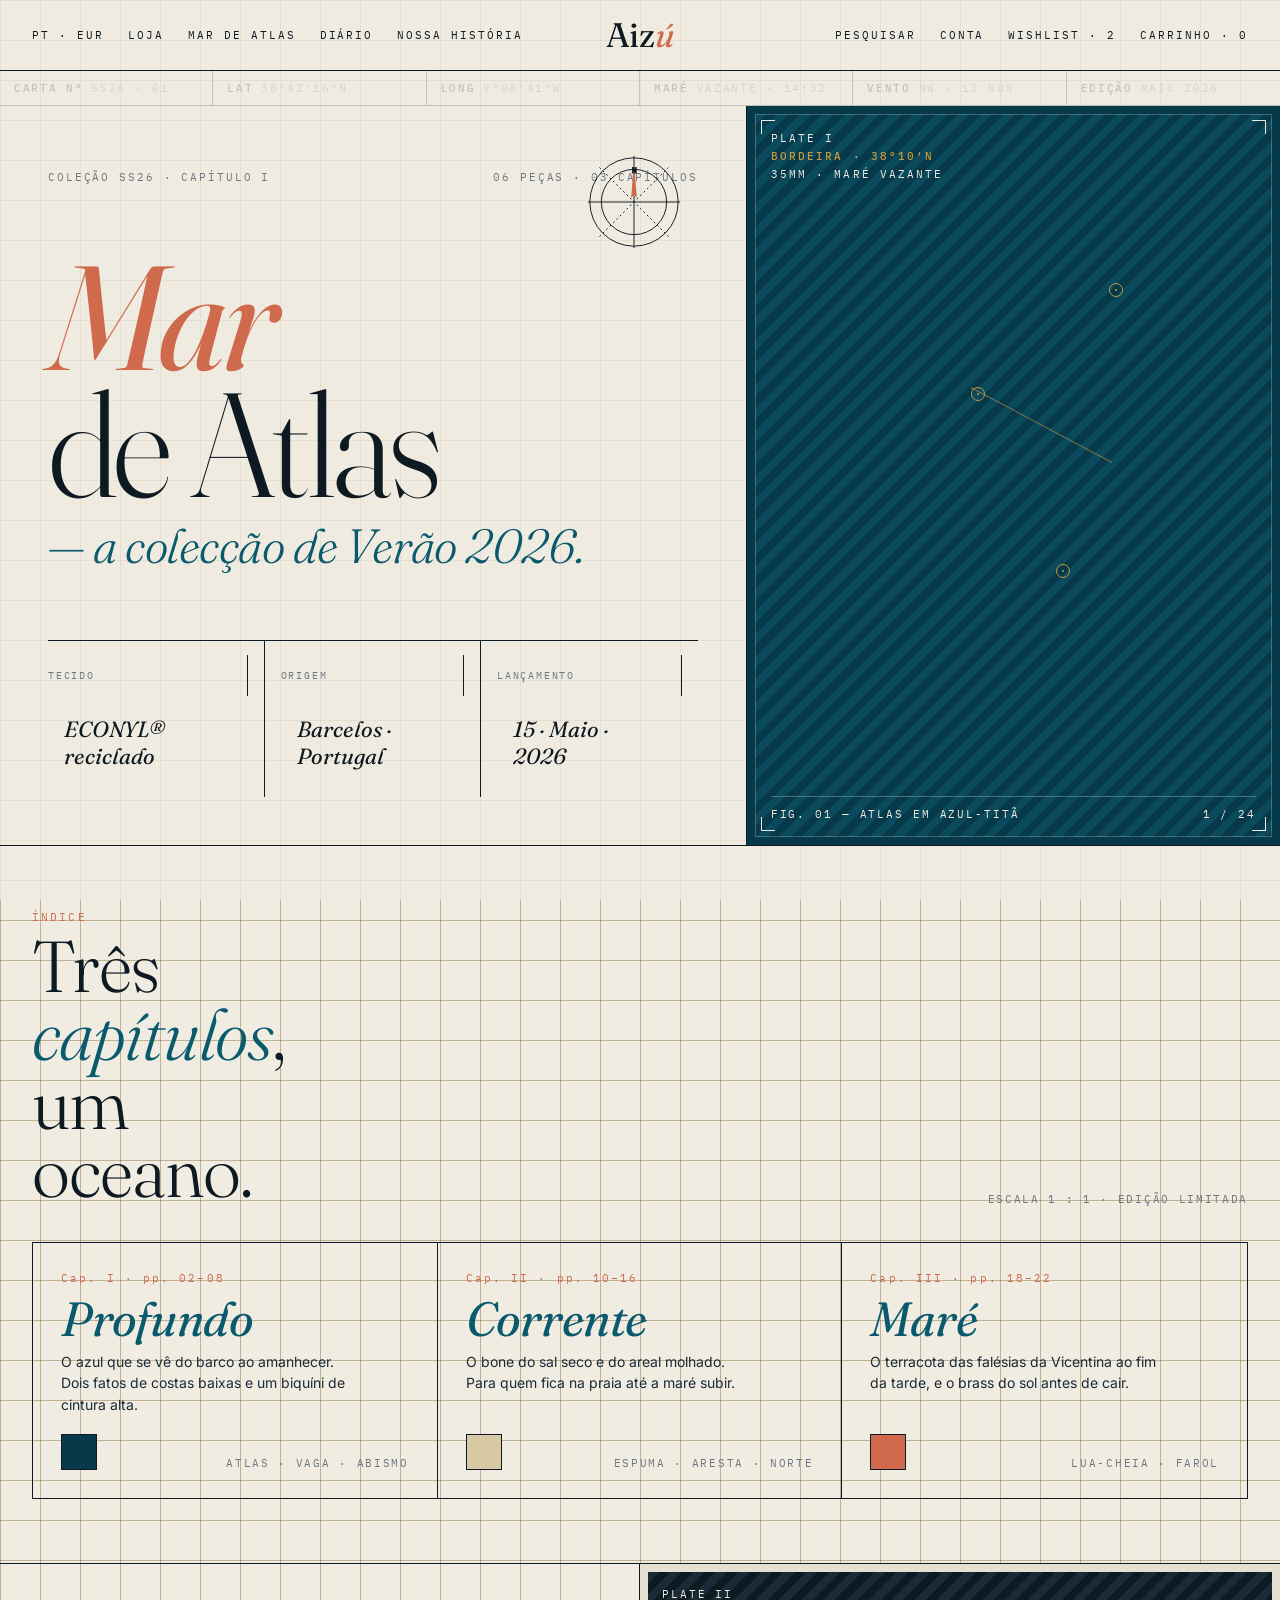
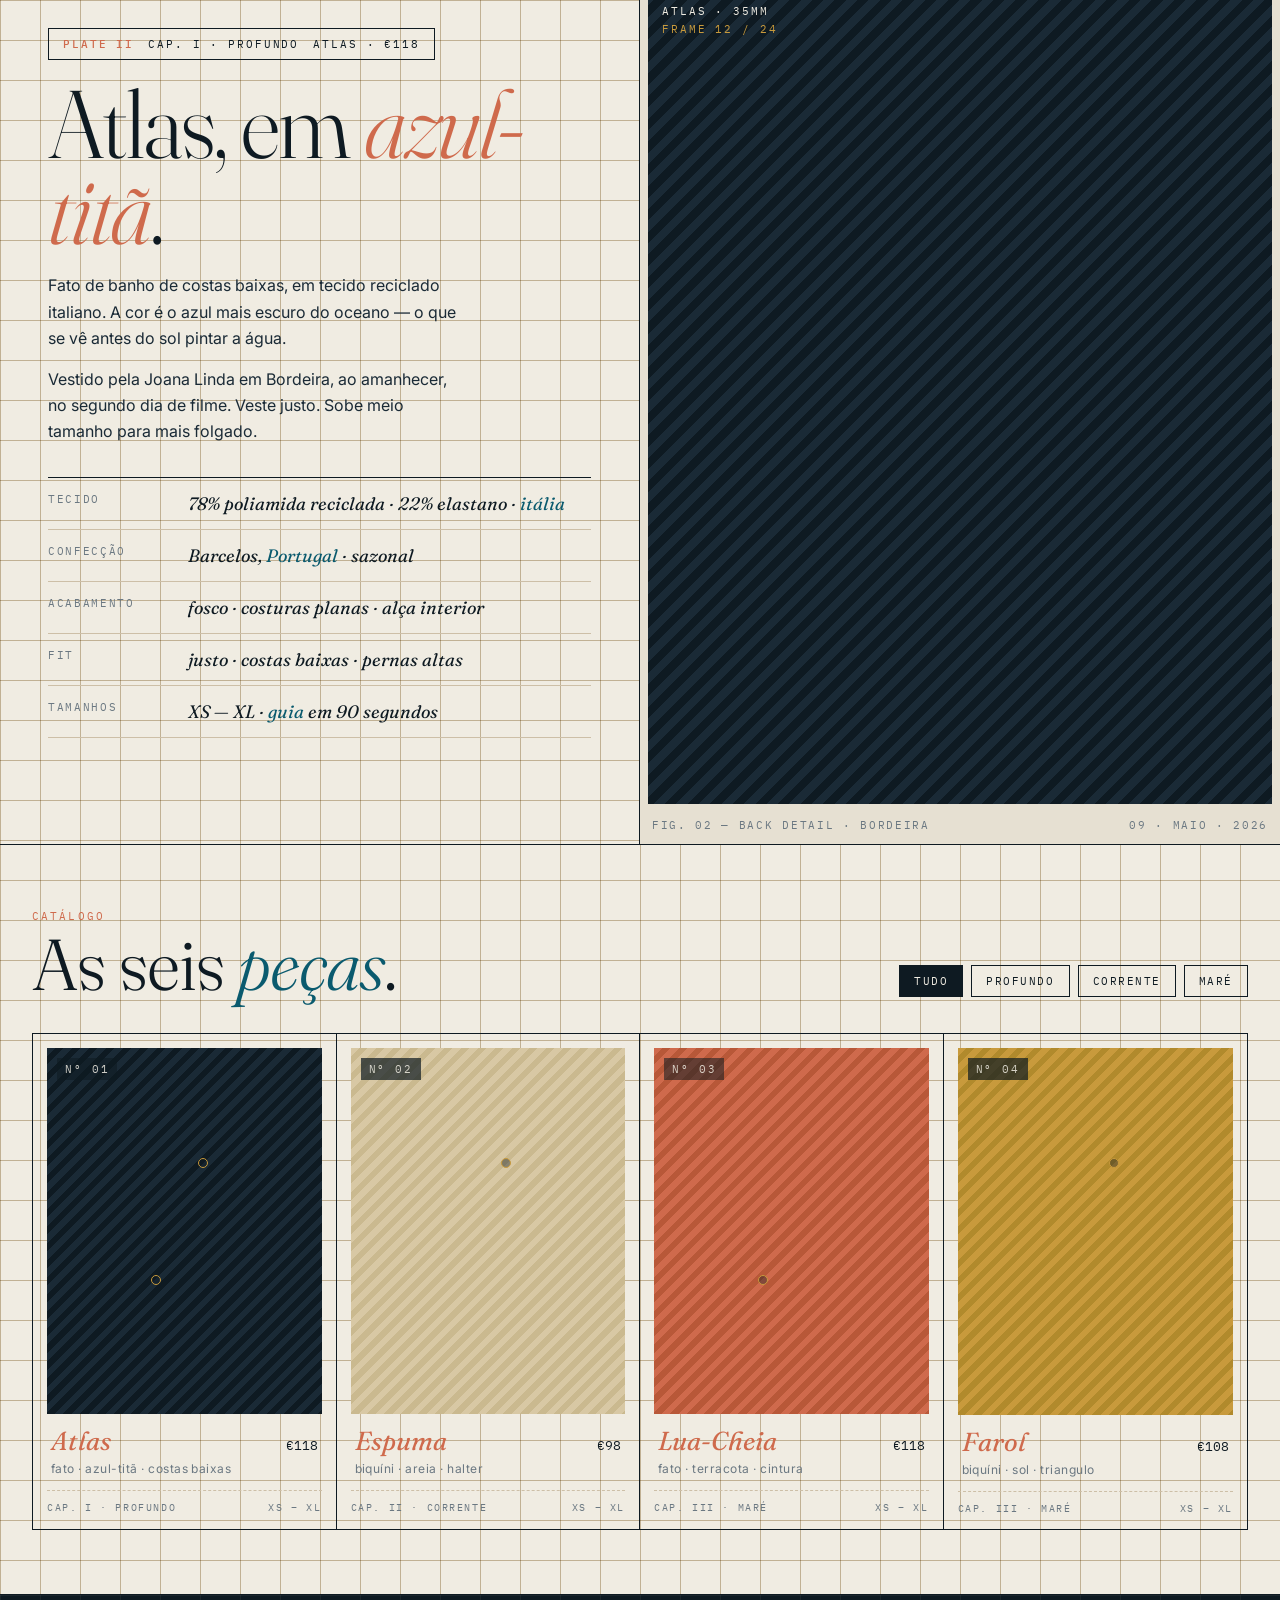
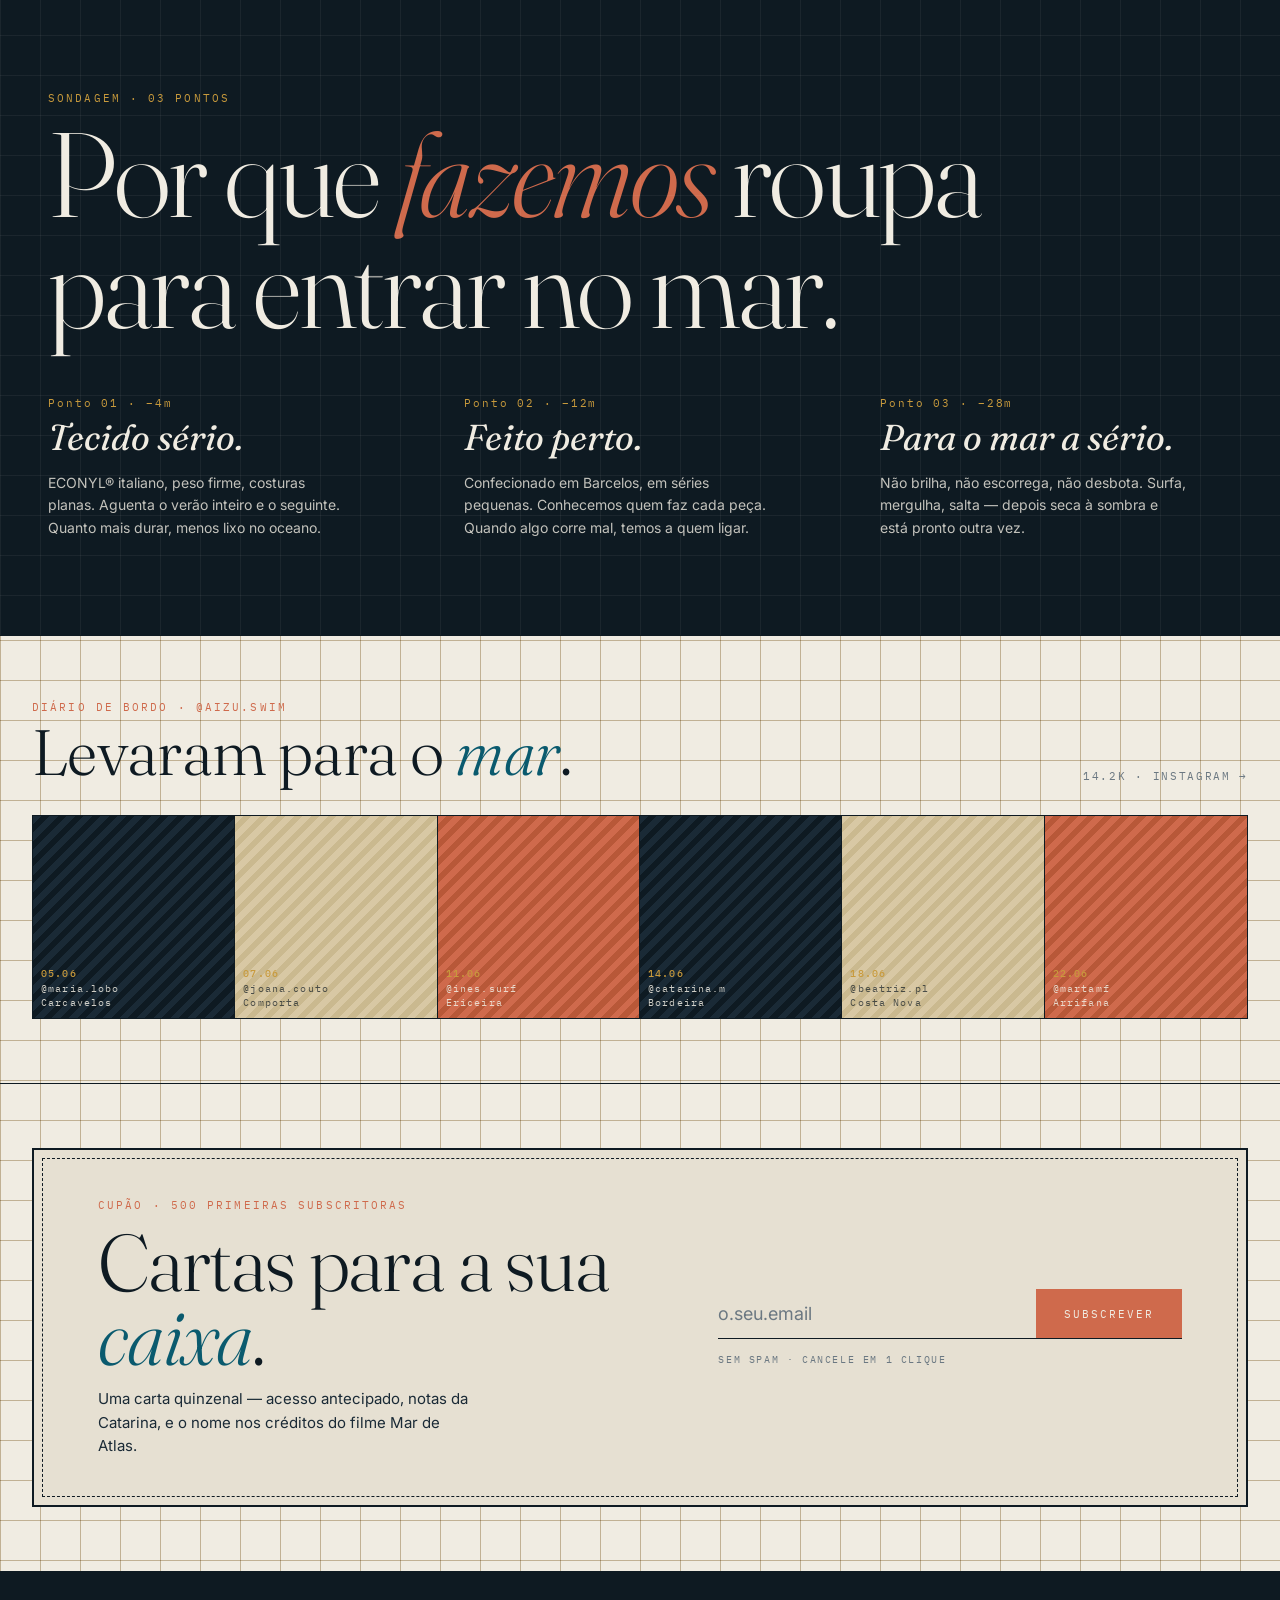
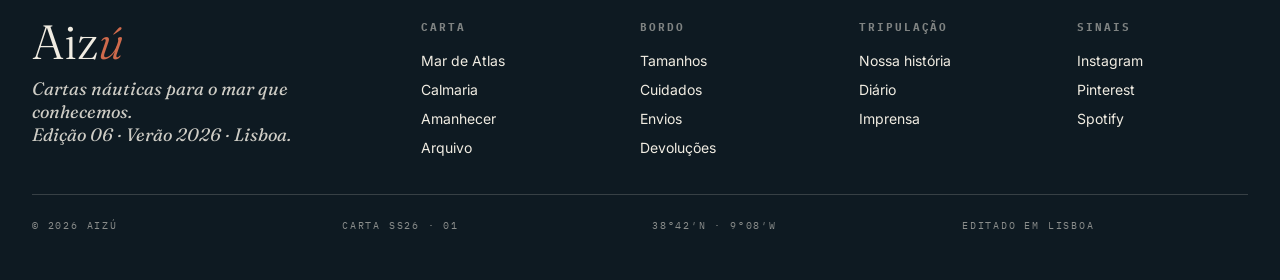
<file: redesign/dirC-home.html>
<!doctype html>
<html lang="pt"><head><meta charset="utf-8"/><meta name="viewport" content="width=device-width,initial-scale=1"/>
<title>Aizú — Cartas Náuticas · Home</title>
<link href="https://fonts.googleapis.com/css2?family=Fraunces:ital,wght@0,300;0,400;0,500;1,400;1,500&family=IBM+Plex+Mono:wght@300;400;500&family=Inter:wght@300;400;500;600&display=swap" rel="stylesheet"/>
<style>
:root{--bone:#f0ece2;--bone-2:#e6e0d2;--grid:#cdbfa7;--ink:#0e1a22;--ink-2:#1a2a36;--deep:#063949;--teal:#0a5a6e;--brass:#c89a3c;--coral:#cf6a4c;--mute:#6b7882;--serif:"Fraunces",serif;--sans:"Inter",sans-serif;--mono:"IBM Plex Mono",monospace;}
*,*::before,*::after{box-sizing:border-box}
html,body{margin:0;background:var(--bone);color:var(--ink);font-family:var(--sans)}
a{color:inherit;text-decoration:none}
body{
  background-image:linear-gradient(var(--grid) 1px,transparent 1px),linear-gradient(90deg,var(--grid) 1px,transparent 1px);
  background-size:40px 40px;background-position:0 0;background-color:var(--bone);
  background-blend-mode:multiply;
}
body::before{content:"";position:fixed;inset:0;background:rgba(240,236,226,.8);pointer-events:none;z-index:0}
main, header, footer{position:relative;z-index:1}

/* Tick rule helper */
.ticks{position:relative;height:18px;border-top:1px solid var(--ink);border-bottom:1px solid var(--ink);background:repeating-linear-gradient(90deg,var(--ink) 0 1px,transparent 1px 40px)}
.ticks.thin{border:none;height:10px;background:repeating-linear-gradient(90deg,var(--ink) 0 1px,transparent 1px 20px)}

/* Header */
header.h{padding:14px 32px;display:grid;grid-template-columns:1fr auto 1fr;align-items:center;border-bottom:1px solid var(--ink)}
header.h .l, header.h .r{font-family:var(--mono);font-size:11px;letter-spacing:.18em;text-transform:uppercase;display:flex;gap:24px}
header.h .r{justify-content:flex-end}
header.h .logo{font-family:var(--serif);font-weight:400;font-size:34px;text-align:center;letter-spacing:-.01em}
header.h .logo em{font-style:italic;color:var(--coral)}

/* Coord strip */
.coord{display:grid;grid-template-columns:repeat(6,1fr);border-bottom:1px solid var(--ink);font-family:var(--mono);font-size:10.5px;letter-spacing:.16em;text-transform:uppercase}
.coord div{padding:10px 14px;border-right:1px solid var(--ink);color:var(--mute)}
.coord div:last-child{border-right:none}
.coord b{color:var(--ink);font-weight:500;margin-right:8px}

/* Hero */
.hero{position:relative;display:grid;grid-template-columns:1.4fr 1fr;border-bottom:1px solid var(--ink);min-height:740px}
.hero .l{padding:64px 48px 48px;display:flex;flex-direction:column;justify-content:space-between;border-right:1px solid var(--ink);position:relative}
.hero .meta-top{display:flex;justify-content:space-between;font-family:var(--mono);font-size:10.5px;letter-spacing:.18em;text-transform:uppercase;color:var(--mute)}
.hero h1{font-family:var(--serif);font-weight:300;font-size:148px;line-height:.86;margin:24px 0;letter-spacing:-.025em;color:var(--ink)}
.hero h1 em{font-style:italic;font-weight:400;color:var(--coral)}
.hero h1 .small{display:block;font-size:48px;line-height:1.05;font-weight:300;font-style:italic;color:var(--teal);margin-top:14px;letter-spacing:-.01em}
.hero .key{display:grid;grid-template-columns:repeat(3,1fr);gap:0;border-top:1px solid var(--ink)}
.hero .key div{padding:14px 16px 14px 0;border-right:1px solid var(--ink)}
.hero .key div:last-child{border-right:none;padding-left:16px}
.hero .key div:nth-child(2){padding-left:16px}
.hero .key .lab{font-family:var(--mono);font-size:10px;letter-spacing:.18em;text-transform:uppercase;color:var(--mute);margin-bottom:6px}
.hero .key .v{font-family:var(--serif);font-style:italic;font-size:22px;line-height:1.2}
.hero .compass{position:absolute;top:48px;right:64px;width:96px;height:96px}
.hero .r{position:relative;background:var(--deep);overflow:hidden}
.hero .r .photo{position:absolute;inset:8px;background:repeating-linear-gradient(135deg,#0a4a5c 0 8px,#063949 8px 16px)}
.hero .r .border{position:absolute;inset:8px;border:1px solid rgba(240,236,226,.25)}
.hero .r .corners span{position:absolute;width:14px;height:14px;border:1px solid var(--bone)}
.hero .r .corners span:nth-child(1){top:14px;left:14px;border-right:none;border-bottom:none}
.hero .r .corners span:nth-child(2){top:14px;right:14px;border-left:none;border-bottom:none}
.hero .r .corners span:nth-child(3){bottom:14px;left:14px;border-right:none;border-top:none}
.hero .r .corners span:nth-child(4){bottom:14px;right:14px;border-left:none;border-top:none}
.hero .r .lbl{position:absolute;left:24px;top:24px;color:var(--bone);font-family:var(--mono);font-size:10.5px;letter-spacing:.2em;text-transform:uppercase;line-height:1.7}
.hero .r .lbl b{color:var(--brass);font-weight:500}
.hero .r .cap{position:absolute;left:24px;right:24px;bottom:24px;color:var(--bone);font-family:var(--mono);font-size:10.5px;letter-spacing:.18em;text-transform:uppercase;display:flex;justify-content:space-between;border-top:1px solid rgba(240,236,226,.3);padding-top:10px}
.hero .r .pin{position:absolute;width:14px;height:14px;border:1.5px solid var(--brass);border-radius:50%;background:transparent}
.hero .r .pin::after{content:"";position:absolute;inset:5px;background:var(--brass);border-radius:50%}
.hero .r .pin1{top:38%;left:42%}
.hero .r .pin2{top:62%;left:58%}
.hero .r .pin3{top:24%;left:68%}
.hero .r .line{position:absolute;left:42%;top:38%;width:160px;height:1px;background:var(--brass);transform:rotate(28deg);transform-origin:0 0;opacity:.6}

/* Index — chapter grid like a contour map legend */
.index{padding:64px 32px;border-bottom:1px solid var(--ink)}
.index-h{display:grid;grid-template-columns:1fr 2fr 1fr;align-items:end;margin-bottom:36px;gap:24px}
.index-h .lab{font-family:var(--mono);font-size:10.5px;letter-spacing:.2em;text-transform:uppercase;color:var(--coral)}
.index-h h2{font-family:var(--serif);font-weight:300;font-size:72px;line-height:.95;margin:8px 0 0;letter-spacing:-.015em}
.index-h h2 em{font-style:italic;color:var(--teal)}
.index-h .scale{font-family:var(--mono);font-size:10.5px;letter-spacing:.16em;text-transform:uppercase;color:var(--mute);text-align:right}
.chap-grid{display:grid;grid-template-columns:repeat(3,1fr);border:1px solid var(--ink)}
.chap{padding:28px;border-right:1px solid var(--ink);position:relative;min-height:240px;display:flex;flex-direction:column;justify-content:space-between}
.chap:last-child{border-right:none}
.chap .num{font-family:var(--mono);font-size:10.5px;letter-spacing:.2em;color:var(--coral);margin-bottom:10px}
.chap h4{font-family:var(--serif);font-weight:400;font-size:48px;line-height:1;margin:0 0 6px;letter-spacing:-.01em}
.chap h4 em{font-style:italic;color:var(--teal)}
.chap p{font-family:var(--sans);font-size:14px;line-height:1.55;color:var(--ink-2);margin:8px 0 0;max-width:32ch}
.chap .swatch{width:36px;height:36px;border:1px solid var(--ink)}
.chap .meta{display:flex;justify-content:space-between;align-items:end;margin-top:18px;font-family:var(--mono);font-size:10.5px;letter-spacing:.16em;text-transform:uppercase;color:var(--mute)}

/* Plate — image + spec sheet, like a chart sheet */
.plate{display:grid;grid-template-columns:1fr 1fr;border-bottom:1px solid var(--ink)}
.plate .l{padding:64px 48px;border-right:1px solid var(--ink)}
.plate .stamp{display:inline-flex;gap:14px;align-items:center;border:1px solid var(--ink);padding:8px 14px;font-family:var(--mono);font-size:10.5px;letter-spacing:.18em;text-transform:uppercase;margin-bottom:20px}
.plate .stamp b{color:var(--coral);font-weight:500}
.plate h3{font-family:var(--serif);font-weight:300;font-size:96px;line-height:.9;margin:0 0 20px;letter-spacing:-.02em}
.plate h3 em{font-style:italic;color:var(--coral)}
.plate p{font-family:var(--sans);font-size:16px;line-height:1.65;color:var(--ink-2);margin:0 0 14px;max-width:42ch}
.plate dl{display:grid;grid-template-columns:140px 1fr;margin:32px 0 0;border-top:1px solid var(--ink)}
.plate dt{padding:14px 0;border-bottom:1px solid var(--grid);font-family:var(--mono);font-size:10.5px;letter-spacing:.16em;text-transform:uppercase;color:var(--mute)}
.plate dd{padding:14px 0;border-bottom:1px solid var(--grid);margin:0;font-family:var(--serif);font-size:18px;font-style:italic}
.plate dd em{color:var(--teal)}
.plate .r{padding:8px;background:var(--bone-2);position:relative}
.plate .r .photo{aspect-ratio:3/4;position:relative;background:repeating-linear-gradient(135deg,#1a2a36 0 8px,#0e1a22 8px 16px);overflow:hidden}
.plate .r .photo .lbl{position:absolute;top:14px;left:14px;color:var(--bone);font-family:var(--mono);font-size:10.5px;letter-spacing:.18em;text-transform:uppercase;line-height:1.7}
.plate .r .cap{padding:14px 4px 4px;font-family:var(--mono);font-size:10.5px;letter-spacing:.16em;text-transform:uppercase;color:var(--mute);display:flex;justify-content:space-between}

/* Catalogue — rigid 4 columns with map labels */
.cat{padding:64px 32px;border-bottom:1px solid var(--ink)}
.cat-h{display:grid;grid-template-columns:auto 1fr auto;align-items:end;gap:24px;margin-bottom:36px}
.cat-h .lab{font-family:var(--mono);font-size:10.5px;letter-spacing:.2em;text-transform:uppercase;color:var(--coral);margin-bottom:8px}
.cat-h h2{font-family:var(--serif);font-weight:300;font-size:72px;margin:0;line-height:.92;letter-spacing:-.015em}
.cat-h h2 em{font-style:italic;color:var(--teal)}
.cat-h .filt{display:flex;gap:8px}
.cat-h .filt span{padding:8px 14px;border:1px solid var(--ink);font-family:var(--mono);font-size:11px;letter-spacing:.14em;text-transform:uppercase}
.cat-h .filt span.on{background:var(--ink);color:var(--bone)}
.cat-grid{display:grid;grid-template-columns:repeat(4,1fr);gap:0;border:1px solid var(--ink)}
.card{border-right:1px solid var(--ink);padding:14px;position:relative}
.card:last-child{border-right:none}
.card .img{aspect-ratio:3/4;position:relative;overflow:hidden;background:repeating-linear-gradient(135deg,#1a2a36 0 6px,#0e1a22 6px 12px)}
.card.terra .img{background:repeating-linear-gradient(135deg,#cf6a4c 0 6px,#b85838 6px 12px)}
.card.bone .img{background:repeating-linear-gradient(135deg,#d8c8a4 0 6px,#cab98f 6px 12px)}
.card.brass .img{background:repeating-linear-gradient(135deg,#c89a3c 0 6px,#b18a2c 6px 12px)}
.card .img .num{position:absolute;top:10px;left:10px;font-family:var(--mono);font-size:10.5px;letter-spacing:.18em;color:rgba(240,236,226,.85);background:rgba(14,26,34,.55);padding:4px 8px}
.card.bone .img .num,.card.brass .img .num{background:rgba(14,26,34,.7)}
.card .img .pin{position:absolute;width:10px;height:10px;border:1.5px solid var(--brass);border-radius:50%;background:rgba(14,26,34,.4)}
.card .img .pin.p1{top:30%;left:55%}
.card .img .pin.p2{top:62%;left:38%}
.card .meta-row{padding:14px 4px 0;display:grid;grid-template-columns:1fr auto;gap:8px;align-items:baseline}
.card .nm{font-family:var(--serif);font-weight:400;font-size:26px;line-height:1.05}
.card .nm em{font-style:italic;color:var(--coral)}
.card .pr{font-family:var(--mono);font-size:13px}
.card .desc{padding:6px 4px 0;font-family:var(--sans);font-size:12px;color:var(--mute);letter-spacing:.04em}
.card .pos{padding-top:10px;font-family:var(--mono);font-size:10px;letter-spacing:.16em;text-transform:uppercase;color:var(--mute);display:flex;justify-content:space-between;border-top:1px dashed var(--grid);margin-top:14px}

/* Manifest — depth profile section, runs across full width */
.manifest{padding:96px 48px;border-bottom:1px solid var(--ink);background:var(--ink);color:var(--bone);position:relative;overflow:hidden}
.manifest::before{content:"";position:absolute;inset:0;background-image:linear-gradient(rgba(240,236,226,.06) 1px,transparent 1px),linear-gradient(90deg,rgba(240,236,226,.06) 1px,transparent 1px);background-size:40px 40px;pointer-events:none}
.manifest .lab{font-family:var(--mono);font-size:10.5px;letter-spacing:.2em;text-transform:uppercase;color:var(--brass)}
.manifest h2{font-family:var(--serif);font-weight:300;font-size:120px;line-height:.92;margin:14px 0 56px;letter-spacing:-.02em;max-width:14ch}
.manifest h2 em{font-style:italic;color:var(--coral)}
.manifest .three{display:grid;grid-template-columns:repeat(3,1fr);gap:64px}
.manifest .three .pt .n{font-family:var(--mono);font-size:10.5px;letter-spacing:.18em;color:var(--brass)}
.manifest .three .pt h4{font-family:var(--serif);font-weight:400;font-style:italic;font-size:36px;line-height:1.1;margin:8px 0 14px}
.manifest .three .pt p{font-family:var(--sans);font-size:14px;line-height:1.6;color:rgba(240,236,226,.8);max-width:34ch;margin:0}

/* Logbook — UGC as a ship's log */
.log{padding:64px 32px;border-bottom:1px solid var(--ink)}
.log-h{display:grid;grid-template-columns:auto 1fr auto;align-items:end;gap:24px;margin-bottom:32px}
.log-h .lab{font-family:var(--mono);font-size:10.5px;letter-spacing:.2em;text-transform:uppercase;color:var(--coral);margin-bottom:8px}
.log-h h2{font-family:var(--serif);font-weight:300;font-size:64px;margin:0;line-height:.95;letter-spacing:-.01em}
.log-h h2 em{font-style:italic;color:var(--teal)}
.log-h .ig{font-family:var(--mono);font-size:10.5px;letter-spacing:.16em;text-transform:uppercase;color:var(--mute)}
.log-grid{display:grid;grid-template-columns:repeat(6,1fr);border:1px solid var(--ink)}
.log-grid .e{aspect-ratio:1/1;border-right:1px solid var(--ink);position:relative;background:repeating-linear-gradient(135deg,#1a2a36 0 6px,#0e1a22 6px 12px)}
.log-grid .e:last-child{border-right:none}
.log-grid .e.b{background:repeating-linear-gradient(135deg,#d8c8a4 0 6px,#cab98f 6px 12px)}
.log-grid .e.t{background:repeating-linear-gradient(135deg,#cf6a4c 0 6px,#b85838 6px 12px)}
.log-grid .e .lbl{position:absolute;left:8px;bottom:8px;font-family:var(--mono);font-size:9.5px;letter-spacing:.12em;color:rgba(240,236,226,.85);line-height:1.5}
.log-grid .e.b .lbl{color:rgba(14,26,34,.7)}
.log-grid .e .lbl b{color:var(--brass);font-weight:500}

/* Newsletter — printed coupon look */
.news{padding:64px 32px;border-bottom:1px solid var(--ink)}
.news-card{border:2px solid var(--ink);padding:48px 64px;display:grid;grid-template-columns:1.2fr 1fr;gap:64px;align-items:center;position:relative;background:var(--bone-2)}
.news-card::before{content:"";position:absolute;inset:8px;border:1px dashed var(--ink);pointer-events:none}
.news-card .ovr{font-family:var(--mono);font-size:10.5px;letter-spacing:.2em;text-transform:uppercase;color:var(--coral);margin-bottom:14px}
.news-card h2{font-family:var(--serif);font-weight:300;font-size:80px;line-height:.92;margin:0;letter-spacing:-.015em}
.news-card h2 em{font-style:italic;color:var(--teal)}
.news-card p{font-family:var(--sans);font-size:15px;line-height:1.55;color:var(--ink-2);margin:14px 0 0;max-width:42ch}
.news-card .form{display:grid;grid-template-rows:auto auto;gap:14px}
.news-card .form .row{display:grid;grid-template-columns:1fr auto;border-bottom:1px solid var(--ink)}
.news-card .form input{background:transparent;border:0;padding:14px 0;font-family:var(--sans);font-size:18px;outline:none}
.news-card .form input::placeholder{color:var(--mute)}
.news-card .form button{background:var(--coral);color:var(--bone);border:0;padding:0 28px;font-family:var(--mono);font-size:11px;letter-spacing:.18em;text-transform:uppercase;cursor:pointer}
.news-card .form .small{font-family:var(--mono);font-size:10px;letter-spacing:.16em;text-transform:uppercase;color:var(--mute)}

footer{padding:48px 32px;background:var(--ink);color:var(--bone)}
footer .top{display:grid;grid-template-columns:2fr 1fr 1fr 1fr 1fr;gap:48px;padding-bottom:32px;border-bottom:1px solid rgba(240,236,226,.18)}
footer .logo{font-family:var(--serif);font-weight:300;font-size:48px;line-height:.9}
footer .logo em{font-style:italic;color:var(--coral)}
footer h5{font-family:var(--mono);font-size:11px;letter-spacing:.18em;text-transform:uppercase;color:rgba(240,236,226,.5);margin:0 0 12px}
footer ul{list-style:none;padding:0;margin:0;font-family:var(--sans);font-size:14px}
footer ul li{padding:6px 0}
footer .bottom{display:grid;grid-template-columns:repeat(4,1fr);padding-top:24px;font-family:var(--mono);font-size:10px;letter-spacing:.18em;text-transform:uppercase;opacity:.55;gap:24px}
</style></head>
<body>

<header class="h">
  <div class="l"><span>PT · EUR</span><span>Loja</span><span>Mar de Atlas</span><span>Diário</span><span>Nossa história</span></div>
  <div class="logo">Aiz<em>ú</em></div>
  <div class="r"><span>Pesquisar</span><span>Conta</span><span>Wishlist · 2</span><span>Carrinho · 0</span></div>
</header>

<div class="coord">
  <div><b>Carta nº</b>SS26 · 01</div>
  <div><b>Lat</b>38°42′16″N</div>
  <div><b>Long</b>9°08′41″W</div>
  <div><b>Maré</b>vazante · 14:32</div>
  <div><b>Vento</b>NW · 12 nós</div>
  <div><b>Edição</b>Maio 2026</div>
</div>

<main>

<section class="hero">
  <div class="l">
    <div class="meta-top"><span>Coleção SS26 · Capítulo I</span><span>06 peças · 03 capítulos</span></div>
    <h1><em>Mar</em><br/>de Atlas<span class="small">— a colecção de Verão 2026.</span></h1>
    <div class="key">
      <div><div class="lab">Tecido</div><div class="v"><em>ECONYL®</em> reciclado</div></div>
      <div><div class="lab">Origem</div><div class="v">Barcelos · <em>Portugal</em></div></div>
      <div><div class="lab">Lançamento</div><div class="v">15 · <em>Maio</em> · 2026</div></div>
    </div>
    <svg class="compass" viewBox="0 0 100 100" fill="none" stroke="#0e1a22" stroke-width="1">
      <circle cx="50" cy="50" r="46"/><circle cx="50" cy="50" r="34"/>
      <line x1="50" y1="2" x2="50" y2="98"/><line x1="2" y1="50" x2="98" y2="50"/>
      <line x1="14" y1="14" x2="86" y2="86" stroke-dasharray="2 3"/><line x1="14" y1="86" x2="86" y2="14" stroke-dasharray="2 3"/>
      <polygon points="50,8 47,46 50,42 53,46" fill="#cf6a4c" stroke="none"/>
      <text x="50" y="20" text-anchor="middle" font-family="IBM Plex Mono" font-size="8" fill="#0e1a22">N</text>
    </svg>
  </div>
  <div class="r">
    <div class="photo"></div>
    <div class="border"></div>
    <div class="corners"><span></span><span></span><span></span><span></span></div>
    <div class="lbl">Plate I<br/><b>Bordeira · 38°10′N</b><br/>35mm · maré vazante</div>
    <div class="line"></div>
    <div class="pin pin1"></div><div class="pin pin2"></div><div class="pin pin3"></div>
    <div class="cap"><span>Fig. 01 — Atlas em azul-titã</span><span>1 / 24</span></div>
  </div>
</section>

<section class="index">
  <div class="index-h">
    <div><div class="lab">Índice</div><h2>Três <em>capítulos</em>, um oceano.</h2></div>
    <div></div>
    <div class="scale">Escala 1 : 1 · Edição limitada</div>
  </div>
  <div class="chap-grid">
    <div class="chap">
      <div><div class="num">Cap. I · pp. 02–08</div><h4><em>Profundo</em></h4><p>O azul que se vê do barco ao amanhecer. Dois fatos de costas baixas e um biquíni de cintura alta.</p></div>
      <div class="meta"><div style="background:#063949;width:36px;height:36px;border:1px solid var(--ink);"></div><span>Atlas · Vaga · Abismo</span></div>
    </div>
    <div class="chap">
      <div><div class="num">Cap. II · pp. 10–16</div><h4><em>Corrente</em></h4><p>O bone do sal seco e do areal molhado. Para quem fica na praia até a maré subir.</p></div>
      <div class="meta"><div style="background:#d8c8a4;width:36px;height:36px;border:1px solid var(--ink);"></div><span>Espuma · Aresta · Norte</span></div>
    </div>
    <div class="chap">
      <div><div class="num">Cap. III · pp. 18–22</div><h4><em>Maré</em></h4><p>O terracota das falésias da Vicentina ao fim da tarde, e o brass do sol antes de cair.</p></div>
      <div class="meta"><div style="background:#cf6a4c;width:36px;height:36px;border:1px solid var(--ink);"></div><span>Lua-Cheia · Farol</span></div>
    </div>
  </div>
</section>

<section class="plate">
  <div class="l">
    <div class="stamp"><b>Plate II</b><span>Cap. I · Profundo</span><span>Atlas · €118</span></div>
    <h3>Atlas, em <em>azul-titã</em>.</h3>
    <p>Fato de banho de costas baixas, em tecido reciclado italiano. A cor é o azul mais escuro do oceano — o que se vê antes do sol pintar a água.</p>
    <p>Vestido pela Joana Linda em Bordeira, ao amanhecer, no segundo dia de filme. Veste justo. Sobe meio tamanho para mais folgado.</p>
    <dl>
      <dt>Tecido</dt><dd>78% poliamida reciclada · 22% elastano · <em>itália</em></dd>
      <dt>Confecção</dt><dd>Barcelos, <em>Portugal</em> · sazonal</dd>
      <dt>Acabamento</dt><dd>fosco · costuras planas · alça interior</dd>
      <dt>Fit</dt><dd>justo · costas baixas · pernas altas</dd>
      <dt>Tamanhos</dt><dd>XS — XL · <em>guia</em> em 90 segundos</dd>
    </dl>
  </div>
  <div class="r">
    <div class="photo">
      <div class="lbl">Plate II<br/>Atlas · 35mm<br/><span style="color:var(--brass);">Frame 12 / 24</span></div>
    </div>
    <div class="cap"><span>Fig. 02 — back detail · Bordeira</span><span>09 · Maio · 2026</span></div>
  </div>
</section>

<section class="cat">
  <div class="cat-h">
    <div><div class="lab">Catálogo</div><h2>As seis <em>peças</em>.</h2></div>
    <div></div>
    <div class="filt"><span class="on">Tudo</span><span>Profundo</span><span>Corrente</span><span>Maré</span></div>
  </div>
  <div class="cat-grid">
    <a class="card">
      <div class="img"><span class="num">Nº 01</span><span class="pin p1"></span><span class="pin p2"></span></div>
      <div class="meta-row"><span class="nm"><em>Atlas</em></span><span class="pr">€118</span></div>
      <div class="desc">fato · azul-titã · costas baixas</div>
      <div class="pos"><span>Cap. I · Profundo</span><span>XS – XL</span></div>
    </a>
    <a class="card bone">
      <div class="img"><span class="num">Nº 02</span><span class="pin p1"></span></div>
      <div class="meta-row"><span class="nm"><em>Espuma</em></span><span class="pr">€98</span></div>
      <div class="desc">biquíni · areia · halter</div>
      <div class="pos"><span>Cap. II · Corrente</span><span>XS – XL</span></div>
    </a>
    <a class="card terra">
      <div class="img"><span class="num">Nº 03</span><span class="pin p2"></span></div>
      <div class="meta-row"><span class="nm"><em>Lua-Cheia</em></span><span class="pr">€118</span></div>
      <div class="desc">fato · terracota · cintura</div>
      <div class="pos"><span>Cap. III · Maré</span><span>XS – XL</span></div>
    </a>
    <a class="card brass">
      <div class="img"><span class="num">Nº 04</span><span class="pin p1"></span></div>
      <div class="meta-row"><span class="nm"><em>Farol</em></span><span class="pr">€108</span></div>
      <div class="desc">biquíni · sol · triangulo</div>
      <div class="pos"><span>Cap. III · Maré</span><span>XS – XL</span></div>
    </a>
  </div>
</section>

<section class="manifest">
  <div class="lab">Sondagem · 03 pontos</div>
  <h2>Por que <em>fazemos</em> roupa para entrar no mar.</h2>
  <div class="three">
    <div class="pt"><div class="n">Ponto 01 · –4m</div><h4>Tecido sério.</h4><p>ECONYL® italiano, peso firme, costuras planas. Aguenta o verão inteiro e o seguinte. Quanto mais durar, menos lixo no oceano.</p></div>
    <div class="pt"><div class="n">Ponto 02 · –12m</div><h4>Feito perto.</h4><p>Confecionado em Barcelos, em séries pequenas. Conhecemos quem faz cada peça. Quando algo corre mal, temos a quem ligar.</p></div>
    <div class="pt"><div class="n">Ponto 03 · –28m</div><h4>Para o mar a sério.</h4><p>Não brilha, não escorrega, não desbota. Surfa, mergulha, salta — depois seca à sombra e está pronto outra vez.</p></div>
  </div>
</section>

<section class="log">
  <div class="log-h">
    <div><div class="lab">Diário de Bordo · @aizu.swim</div><h2>Levaram para o <em>mar</em>.</h2></div>
    <div></div>
    <div class="ig">14.2k · Instagram →</div>
  </div>
  <div class="log-grid">
    <div class="e"><div class="lbl"><b>05.06</b><br/>@maria.lobo<br/>Carcavelos</div></div>
    <div class="e b"><div class="lbl"><b>07.06</b><br/>@joana.couto<br/>Comporta</div></div>
    <div class="e t"><div class="lbl"><b>11.06</b><br/>@ines.surf<br/>Ericeira</div></div>
    <div class="e"><div class="lbl"><b>14.06</b><br/>@catarina.m<br/>Bordeira</div></div>
    <div class="e b"><div class="lbl"><b>18.06</b><br/>@beatriz.pl<br/>Costa Nova</div></div>
    <div class="e t"><div class="lbl"><b>22.06</b><br/>@martamf<br/>Arrifana</div></div>
  </div>
</section>

<section class="news">
  <div class="news-card">
    <div>
      <div class="ovr">Cupão · 500 primeiras subscritoras</div>
      <h2>Cartas para a sua <em>caixa</em>.</h2>
      <p>Uma carta quinzenal — acesso antecipado, notas da Catarina, e o nome nos créditos do filme Mar de Atlas.</p>
    </div>
    <div class="form">
      <div class="row"><input type="email" placeholder="o.seu.email"/><button>Subscrever</button></div>
      <div class="small">Sem spam · cancele em 1 clique</div>
    </div>
  </div>
</section>

</main>

<footer>
  <div class="top">
    <div>
      <div class="logo">Aiz<em>ú</em></div>
      <p style="font-family:var(--serif);font-style:italic;font-size:18px;max-width:32ch;margin:14px 0 0;opacity:.85;">Cartas náuticas para o mar que conhecemos.<br/>Edição 06 · Verão 2026 · Lisboa.</p>
    </div>
    <div><h5>Carta</h5><ul><li>Mar de Atlas</li><li>Calmaria</li><li>Amanhecer</li><li>Arquivo</li></ul></div>
    <div><h5>Bordo</h5><ul><li>Tamanhos</li><li>Cuidados</li><li>Envios</li><li>Devoluções</li></ul></div>
    <div><h5>Tripulação</h5><ul><li>Nossa história</li><li>Diário</li><li>Imprensa</li></ul></div>
    <div><h5>Sinais</h5><ul><li>Instagram</li><li>Pinterest</li><li>Spotify</li></ul></div>
  </div>
  <div class="bottom"><span>© 2026 Aizú</span><span>Carta SS26 · 01</span><span>38°42′N · 9°08′W</span><span>Editado em Lisboa</span></div>
</footer>

</body></html>
</file>
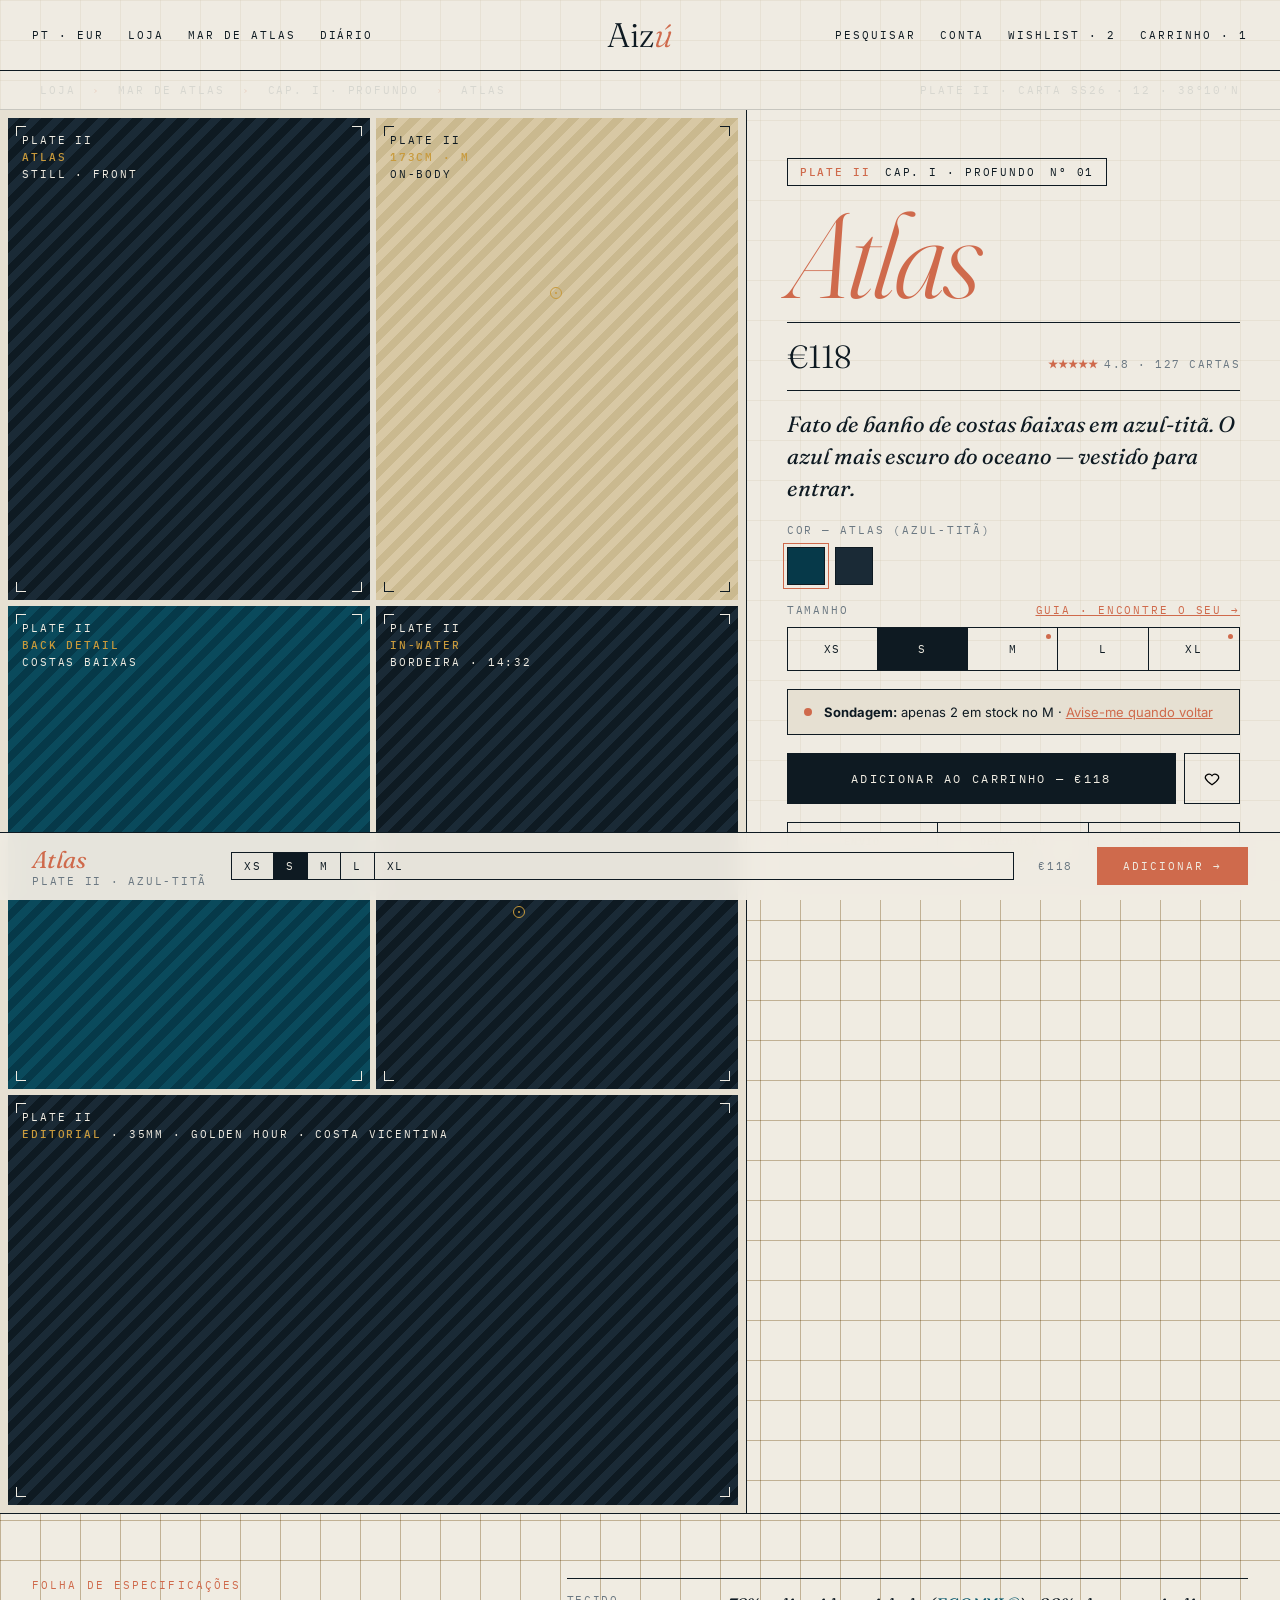
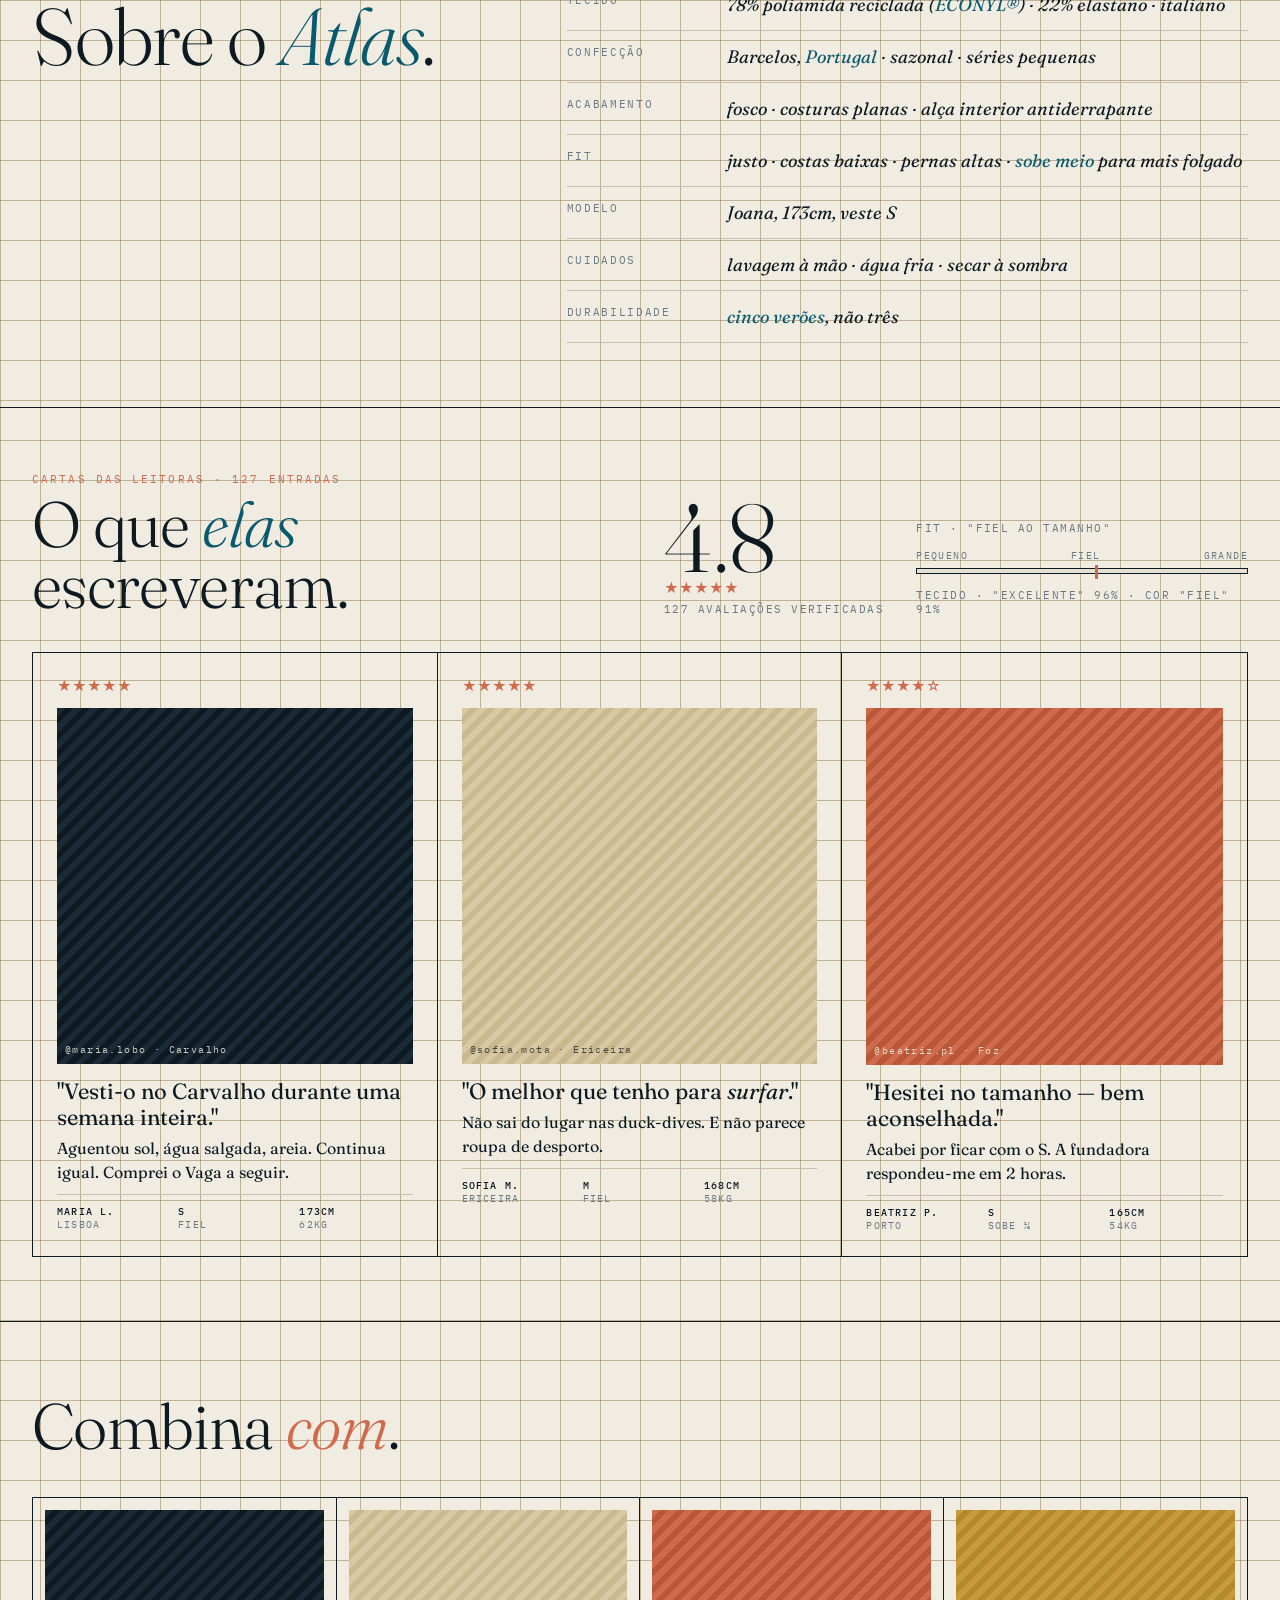
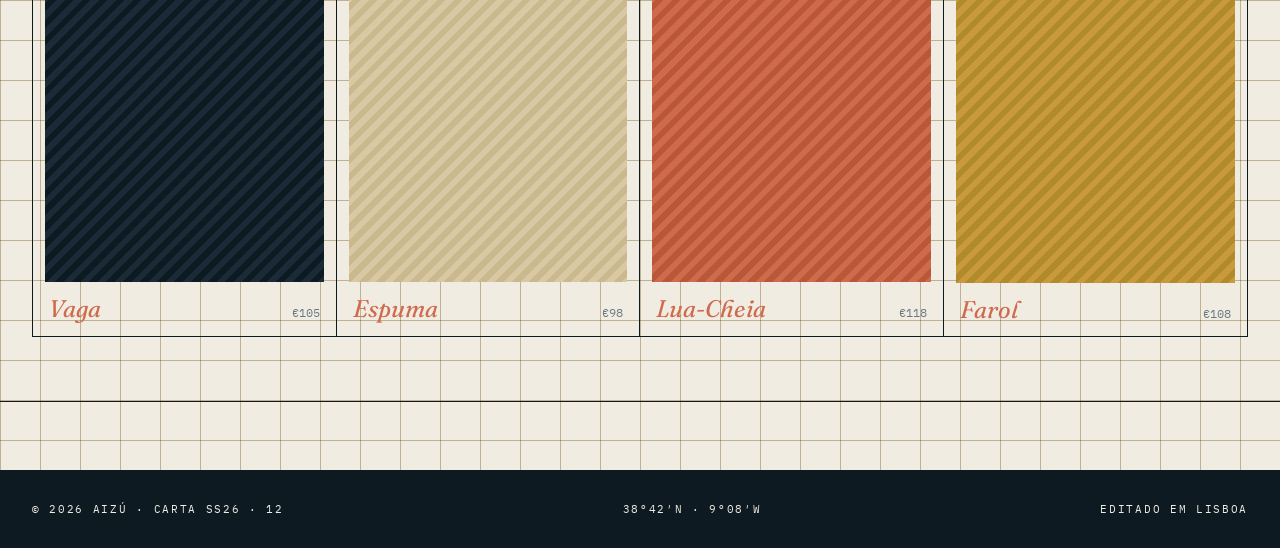
<file: redesign/dirC-pdp.html>
<!doctype html>
<html lang="pt"><head><meta charset="utf-8"/><meta name="viewport" content="width=device-width,initial-scale=1"/>
<title>Aizú — Cartas Náuticas · PDP</title>
<link href="https://fonts.googleapis.com/css2?family=Fraunces:ital,wght@0,300;0,400;1,400&family=IBM+Plex+Mono:wght@300;400;500&family=Inter:wght@300;400;500;600&display=swap" rel="stylesheet"/>
<style>
:root{--bone:#f0ece2;--bone-2:#e6e0d2;--grid:#cdbfa7;--ink:#0e1a22;--deep:#063949;--teal:#0a5a6e;--brass:#c89a3c;--coral:#cf6a4c;--mute:#6b7882;--serif:"Fraunces",serif;--sans:"Inter",sans-serif;--mono:"IBM Plex Mono",monospace;}
*,*::before,*::after{box-sizing:border-box}
html,body{margin:0;background:var(--bone);color:var(--ink);font-family:var(--sans)}
a{color:inherit;text-decoration:none}
body{background-image:linear-gradient(var(--grid) 1px,transparent 1px),linear-gradient(90deg,var(--grid) 1px,transparent 1px);background-size:40px 40px;background-blend-mode:multiply;}
body::before{content:"";position:fixed;inset:0;background:rgba(240,236,226,.82);pointer-events:none;z-index:0}
main,header,footer,.sticky-atc{position:relative;z-index:1}

header.h{padding:14px 32px;display:grid;grid-template-columns:1fr auto 1fr;align-items:center;border-bottom:1px solid var(--ink)}
header.h .l,header.h .r{font-family:var(--mono);font-size:11px;letter-spacing:.18em;text-transform:uppercase;display:flex;gap:24px}
header.h .r{justify-content:flex-end}
header.h .logo{font-family:var(--serif);font-weight:300;font-size:34px;text-align:center}
header.h .logo em{font-style:italic;color:var(--coral)}
.crumbs{padding:12px 32px;font-family:var(--mono);font-size:10.5px;letter-spacing:.18em;text-transform:uppercase;color:var(--mute);border-bottom:1px solid var(--ink);display:flex;justify-content:space-between}
.crumbs span{color:var(--coral);margin:0 8px}

/* Sheet — full plate of one garment */
.sheet{display:grid;grid-template-columns:1.4fr 1fr;border-bottom:1px solid var(--ink)}
.sheet .l{padding:8px;background:var(--bone-2);border-right:1px solid var(--ink)}
.sheet .l .grid{display:grid;grid-template-columns:1fr 1fr;gap:6px}
.sheet .l .frame{position:relative;background:repeating-linear-gradient(135deg,#1a2a36 0 8px,#0e1a22 8px 16px);aspect-ratio:3/4;overflow:hidden}
.sheet .l .frame.span2{grid-column:span 2;aspect-ratio:16/9}
.sheet .l .frame.bone{background:repeating-linear-gradient(135deg,#d8c8a4 0 8px,#cab98f 8px 16px)}
.sheet .l .frame.detail{background:repeating-linear-gradient(135deg,#0a4a5c 0 8px,#063949 8px 16px)}
.sheet .l .frame .lbl{position:absolute;top:14px;left:14px;color:var(--bone);font-family:var(--mono);font-size:10.5px;letter-spacing:.18em;text-transform:uppercase;line-height:1.6}
.sheet .l .frame.bone .lbl{color:var(--ink)}
.sheet .l .frame .lbl b{color:var(--brass);font-weight:500}
.sheet .l .frame .corners span{position:absolute;width:10px;height:10px;border:1px solid var(--bone)}
.sheet .l .frame.bone .corners span{border-color:var(--ink)}
.sheet .l .frame .corners span:nth-child(1){top:8px;left:8px;border-right:0;border-bottom:0}
.sheet .l .frame .corners span:nth-child(2){top:8px;right:8px;border-left:0;border-bottom:0}
.sheet .l .frame .corners span:nth-child(3){bottom:8px;left:8px;border-right:0;border-top:0}
.sheet .l .frame .corners span:nth-child(4){bottom:8px;right:8px;border-left:0;border-top:0}
.sheet .l .frame .pin{position:absolute;width:12px;height:12px;border:1.5px solid var(--brass);border-radius:50%}
.sheet .l .frame .pin::after{content:"";position:absolute;inset:4px;background:var(--brass);border-radius:50%}
.sheet .l .frame .p1{top:35%;left:48%}
.sheet .l .frame .p2{top:62%;left:38%}

.sheet .r{padding:48px 40px;position:sticky;top:0;align-self:start}
.sheet .r .stamp{display:inline-flex;gap:14px;align-items:center;border:1px solid var(--ink);padding:6px 12px;font-family:var(--mono);font-size:10.5px;letter-spacing:.18em;text-transform:uppercase;margin-bottom:18px}
.sheet .r .stamp b{color:var(--coral);font-weight:500}
.sheet .r h1{font-family:var(--serif);font-weight:300;font-size:120px;line-height:.85;margin:0 0 16px;letter-spacing:-.025em}
.sheet .r h1 em{font-style:italic;color:var(--coral)}
.sheet .r .row1{display:grid;grid-template-columns:1fr auto;align-items:baseline;padding:14px 0;border-top:1px solid var(--ink);border-bottom:1px solid var(--ink)}
.sheet .r .price{font-family:var(--serif);font-size:32px;font-weight:300}
.sheet .r .stars{font-family:var(--mono);font-size:10.5px;letter-spacing:.14em;text-transform:uppercase;color:var(--mute)}
.sheet .r .stars b{color:var(--coral);letter-spacing:0;margin-right:6px}
.sheet .r .dek{font-family:var(--serif);font-style:italic;font-size:22px;line-height:1.45;margin:18px 0;color:var(--ink)}

.opt{margin:18px 0}
.opt .h{font-family:var(--mono);font-size:10.5px;letter-spacing:.18em;text-transform:uppercase;color:var(--mute);margin-bottom:10px;display:flex;justify-content:space-between}
.opt .h a{color:var(--coral);text-decoration:underline}
.sw-row{display:flex;gap:10px}
.sw{width:38px;height:38px;border:1px solid var(--ink);position:relative;cursor:pointer}
.sw.sel{outline:1px solid var(--coral);outline-offset:3px}
.sz-row{display:grid;grid-template-columns:repeat(5,1fr);border:1px solid var(--ink)}
.sz{padding:14px 0;text-align:center;font-family:var(--mono);font-size:11px;letter-spacing:.14em;border-right:1px solid var(--ink);background:transparent;cursor:pointer;position:relative}
.sz:last-child{border-right:none}
.sz.sel{background:var(--ink);color:var(--bone)}
.sz.low::after{content:"";position:absolute;top:6px;right:6px;width:5px;height:5px;background:var(--coral);border-radius:50%}

.depth{margin:14px 0;padding:14px 16px;background:var(--bone-2);border:1px solid var(--ink);font-size:13px;font-family:var(--sans);display:flex;gap:12px;align-items:center}
.depth .d{width:8px;height:8px;background:var(--coral);border-radius:50%}
.depth a{color:var(--coral);text-decoration:underline}

.atc-row{display:grid;grid-template-columns:1fr 56px;gap:8px;margin:18px 0}
.atc{padding:18px 0;background:var(--ink);color:var(--bone);border:0;font-family:var(--mono);font-size:11.5px;letter-spacing:.2em;text-transform:uppercase;cursor:pointer}
.wishbtn{border:1px solid var(--ink);background:transparent;display:flex;align-items:center;justify-content:center}
.wishbtn svg{width:18px;height:18px}

.trust{display:grid;grid-template-columns:repeat(3,1fr);border:1px solid var(--ink);margin-top:18px}
.trust div{padding:12px;border-right:1px solid var(--ink);font-family:var(--mono);font-size:10px;letter-spacing:.14em;text-transform:uppercase;color:var(--ink);text-align:center}
.trust div:last-child{border-right:none}
.trust div b{display:block;color:var(--coral);font-weight:500;margin-bottom:4px}

/* Specs sheet */
.specs{padding:64px 32px;border-bottom:1px solid var(--ink);display:grid;grid-template-columns:1fr 1.4fr;gap:48px}
.specs .lab{font-family:var(--mono);font-size:10.5px;letter-spacing:.2em;text-transform:uppercase;color:var(--coral)}
.specs h2{font-family:var(--serif);font-weight:300;font-size:80px;line-height:.92;margin:8px 0 0;letter-spacing:-.015em}
.specs h2 em{font-style:italic;color:var(--teal)}
.specs dl{margin:0;display:grid;grid-template-columns:160px 1fr;border-top:1px solid var(--ink)}
.specs dt{padding:14px 0;font-family:var(--mono);font-size:10.5px;letter-spacing:.16em;text-transform:uppercase;color:var(--mute);border-bottom:1px solid var(--grid)}
.specs dd{margin:0;padding:14px 0;font-family:var(--serif);font-size:18px;font-style:italic;border-bottom:1px solid var(--grid)}
.specs dd em{color:var(--teal);font-style:italic}

/* Reviews */
.rv-sec{padding:64px 32px;border-bottom:1px solid var(--ink)}
.rv-h{display:grid;grid-template-columns:1fr 1fr;gap:48px;align-items:end;margin-bottom:36px}
.rv-h .lab{font-family:var(--mono);font-size:10.5px;letter-spacing:.2em;text-transform:uppercase;color:var(--coral)}
.rv-h h2{font-family:var(--serif);font-weight:300;font-size:64px;line-height:.95;margin:8px 0 0;letter-spacing:-.01em}
.rv-h h2 em{font-style:italic;color:var(--teal)}
.rv-h .agg{display:grid;grid-template-columns:auto 1fr;gap:32px;align-items:end}
.rv-h .num{font-family:var(--serif);font-weight:300;font-size:96px;line-height:.85}
.rv-h .stars{color:var(--coral);font-size:14px;letter-spacing:0}
.rv-h .meta{font-family:var(--mono);font-size:10.5px;letter-spacing:.14em;text-transform:uppercase;color:var(--mute);margin-top:6px}
.rv-h .fitbar{margin-top:14px}
.rv-h .fitbar .lbls{display:flex;justify-content:space-between;font-family:var(--mono);font-size:10px;letter-spacing:.14em;text-transform:uppercase;color:var(--mute);margin-bottom:6px}
.rv-h .bar{height:6px;background:var(--bone-2);border:1px solid var(--ink);position:relative}
.rv-h .bar::after{content:"";position:absolute;left:54%;top:-4px;width:3px;height:14px;background:var(--coral)}
.rv-grid{display:grid;grid-template-columns:repeat(3,1fr);border:1px solid var(--ink)}
.rv{padding:24px;border-right:1px solid var(--ink)}
.rv:last-child{border-right:none}
.rv .stars{color:var(--coral);letter-spacing:0;font-size:14px}
.rv .photo{aspect-ratio:1/1;margin:14px 0;background:repeating-linear-gradient(135deg,#1a2a36 0 6px,#0e1a22 6px 12px);position:relative}
.rv .photo.b{background:repeating-linear-gradient(135deg,#d8c8a4 0 6px,#cab98f 6px 12px)}
.rv .photo.t{background:repeating-linear-gradient(135deg,#cf6a4c 0 6px,#b85838 6px 12px)}
.rv .photo .lbl{position:absolute;bottom:8px;left:8px;font-family:var(--mono);font-size:10px;letter-spacing:.14em;color:rgba(240,236,226,.85)}
.rv .photo.b .lbl{color:rgba(14,26,34,.7)}
.rv h5{font-family:var(--serif);font-weight:400;font-size:22px;margin:8px 0 6px;line-height:1.2}
.rv h5 em{font-style:italic}
.rv p{font-family:var(--serif);font-size:16px;line-height:1.5;margin:0 0 10px;color:var(--ink)}
.rv .by{font-family:var(--mono);font-size:10px;letter-spacing:.12em;text-transform:uppercase;color:var(--mute);padding-top:10px;border-top:1px solid var(--grid);display:grid;grid-template-columns:1fr 1fr 1fr;gap:8px}
.rv .by b{color:var(--ink);font-weight:500;display:block}

/* Related */
.rel{padding:64px 32px;border-bottom:1px solid var(--ink)}
.rel h2{font-family:var(--serif);font-weight:300;font-size:64px;margin:0 0 32px;letter-spacing:-.01em}
.rel h2 em{font-style:italic;color:var(--coral)}
.rgrid{display:grid;grid-template-columns:repeat(4,1fr);border:1px solid var(--ink)}
.rgrid .c{border-right:1px solid var(--ink);padding:12px}
.rgrid .c:last-child{border-right:none}
.rgrid .c .img{aspect-ratio:3/4;background:repeating-linear-gradient(135deg,#1a2a36 0 6px,#0e1a22 6px 12px);position:relative}
.rgrid .c .img.bone{background:repeating-linear-gradient(135deg,#d8c8a4 0 6px,#cab98f 6px 12px)}
.rgrid .c .img.terra{background:repeating-linear-gradient(135deg,#cf6a4c 0 6px,#b85838 6px 12px)}
.rgrid .c .img.brass{background:repeating-linear-gradient(135deg,#c89a3c 0 6px,#b18a2c 6px 12px)}
.rgrid .meta{padding:12px 4px 0;display:flex;justify-content:space-between;align-items:baseline}
.rgrid .nm{font-family:var(--serif);font-size:24px}
.rgrid .nm em{font-style:italic;color:var(--coral)}
.rgrid .pr{font-family:var(--mono);font-size:12px;color:var(--mute)}

/* Sticky */
.sticky-atc{position:sticky;bottom:0;background:rgba(240,236,226,.96);backdrop-filter:blur(10px);border-top:1px solid var(--ink);padding:12px 32px;display:grid;grid-template-columns:auto 1fr auto auto;gap:24px;align-items:center}
.sticky-atc .t{font-family:var(--serif);font-size:24px}
.sticky-atc .t em{font-style:italic;color:var(--coral)}
.sticky-atc .p{font-family:var(--mono);font-size:11px;letter-spacing:.16em;color:var(--mute);text-transform:uppercase}
.sticky-atc .sz-mini{display:flex;border:1px solid var(--ink)}
.sticky-atc .sz-mini span{padding:6px 12px;border-right:1px solid var(--ink);font-family:var(--mono);font-size:10.5px;letter-spacing:.14em;text-transform:uppercase}
.sticky-atc .sz-mini span:last-child{border-right:none}
.sticky-atc .sz-mini span.sel{background:var(--ink);color:var(--bone)}
.sticky-atc .ab{padding:12px 26px;background:var(--coral);color:var(--bone);font-family:var(--mono);font-size:11px;letter-spacing:.18em;text-transform:uppercase;border:0;cursor:pointer}

footer{background:var(--ink);color:var(--bone);padding:32px;display:flex;justify-content:space-between;font-family:var(--mono);font-size:10.5px;letter-spacing:.16em;text-transform:uppercase}
</style></head>
<body>

<header class="h">
  <div class="l"><span>PT · EUR</span><span>Loja</span><span>Mar de Atlas</span><span>Diário</span></div>
  <div class="logo">Aiz<em>ú</em></div>
  <div class="r"><span>Pesquisar</span><span>Conta</span><span>Wishlist · 2</span><span>Carrinho · 1</span></div>
</header>

<div class="crumbs">
  <span style="color:var(--mute);">Loja <span>›</span> Mar de Atlas <span>›</span> Cap. I · Profundo <span>›</span> Atlas</span>
  <span style="color:var(--mute);">Plate II · Carta SS26 · 12 · 38°10′N</span>
</div>

<main>

<section class="sheet">
  <div class="l">
    <div class="grid">
      <div class="frame">
        <div class="lbl">Plate II<br/><b>Atlas</b><br/>still · front</div>
        <div class="corners"><span></span><span></span><span></span><span></span></div>
      </div>
      <div class="frame bone">
        <div class="lbl">Plate II<br/><b>173cm · M</b><br/>on-body</div>
        <div class="corners"><span></span><span></span><span></span><span></span></div>
        <span class="pin p1"></span>
      </div>
      <div class="frame detail">
        <div class="lbl">Plate II<br/><b>back detail</b><br/>costas baixas</div>
        <div class="corners"><span></span><span></span><span></span><span></span></div>
      </div>
      <div class="frame">
        <div class="lbl">Plate II<br/><b>in-water</b><br/>Bordeira · 14:32</div>
        <div class="corners"><span></span><span></span><span></span><span></span></div>
        <span class="pin p2"></span>
      </div>
      <div class="frame span2">
        <div class="lbl">Plate II<br/><b>editorial</b> · 35mm · golden hour · Costa Vicentina</div>
        <div class="corners"><span></span><span></span><span></span><span></span></div>
      </div>
    </div>
  </div>
  <div class="r">
    <div class="stamp"><b>Plate II</b><span>Cap. I · Profundo</span><span>Nº 01</span></div>
    <h1><em>Atlas</em></h1>
    <div class="row1">
      <span class="price">€118</span>
      <span class="stars"><b>★★★★★</b>4.8 · 127 cartas</span>
    </div>
    <p class="dek">Fato de banho de costas baixas em azul-titã. O azul mais escuro do oceano — vestido para entrar.</p>

    <div class="opt">
      <div class="h"><span>Cor — Atlas (azul-titã)</span></div>
      <div class="sw-row"><span class="sw sel" style="background:#063949"></span><span class="sw" style="background:#1a2a36"></span></div>
    </div>

    <div class="opt">
      <div class="h"><span>Tamanho</span><a>Guia · Encontre o seu →</a></div>
      <div class="sz-row"><span class="sz">XS</span><span class="sz sel">S</span><span class="sz low">M</span><span class="sz">L</span><span class="sz low">XL</span></div>
    </div>

    <div class="depth"><span class="d"></span><span><strong>Sondagem:</strong> apenas 2 em stock no M · <a>Avise-me quando voltar</a></span></div>

    <div class="atc-row">
      <button class="atc">Adicionar ao carrinho — €118</button>
      <button class="wishbtn"><svg viewBox="0 0 24 24" fill="none" stroke="currentColor" stroke-width="1.6"><path d="M12 21s-7-4.5-9-9a5 5 0 0 1 9-3 5 5 0 0 1 9 3c-2 4.5-9 9-9 9z"/></svg></button>
    </div>

    <div class="trust">
      <div><b>Envio</b>Grátis PT · 2–3d</div>
      <div><b>Devolução</b>30 dias</div>
      <div><b>Feito em</b>Barcelos, PT</div>
    </div>
  </div>
</section>

<section class="specs">
  <div>
    <div class="lab">Folha de especificações</div>
    <h2>Sobre o <em>Atlas</em>.</h2>
  </div>
  <dl>
    <dt>Tecido</dt><dd>78% poliamida reciclada (<em>ECONYL®</em>) · 22% elastano · italiano</dd>
    <dt>Confecção</dt><dd>Barcelos, <em>Portugal</em> · sazonal · séries pequenas</dd>
    <dt>Acabamento</dt><dd>fosco · costuras planas · alça interior antiderrapante</dd>
    <dt>Fit</dt><dd>justo · costas baixas · pernas altas · <em>sobe meio</em> para mais folgado</dd>
    <dt>Modelo</dt><dd>Joana, 173cm, veste S</dd>
    <dt>Cuidados</dt><dd>lavagem à mão · água fria · secar à sombra</dd>
    <dt>Durabilidade</dt><dd><em>cinco verões</em>, não três</dd>
  </dl>
</section>

<section class="rv-sec">
  <div class="rv-h">
    <div><div class="lab">Cartas das leitoras · 127 entradas</div><h2>O que <em>elas</em> escreveram.</h2></div>
    <div class="agg">
      <div><div class="num">4.8</div><div class="stars">★★★★★</div><div class="meta">127 avaliações verificadas</div></div>
      <div>
        <div class="meta">Fit · "fiel ao tamanho"</div>
        <div class="fitbar"><div class="lbls"><span>Pequeno</span><span>Fiel</span><span>Grande</span></div><div class="bar"></div></div>
        <div class="meta" style="margin-top:14px;">Tecido · "excelente" 96% · Cor "fiel" 91%</div>
      </div>
    </div>
  </div>
  <div class="rv-grid">
    <div class="rv"><div class="stars">★★★★★</div><div class="photo"><span class="lbl">@maria.lobo · Carvalho</span></div><h5>"Vesti-o no Carvalho durante uma semana inteira."</h5><p>Aguentou sol, água salgada, areia. Continua igual. Comprei o Vaga a seguir.</p><div class="by"><span><b>Maria L.</b>Lisboa</span><span><b>S</b>Fiel</span><span><b>173cm</b>62kg</span></div></div>
    <div class="rv"><div class="stars">★★★★★</div><div class="photo b"><span class="lbl">@sofia.mota · Ericeira</span></div><h5>"O melhor que tenho para <em>surfar</em>."</h5><p>Não sai do lugar nas duck-dives. E não parece roupa de desporto.</p><div class="by"><span><b>Sofia M.</b>Ericeira</span><span><b>M</b>Fiel</span><span><b>168cm</b>58kg</span></div></div>
    <div class="rv"><div class="stars">★★★★☆</div><div class="photo t"><span class="lbl">@beatriz.pl · Foz</span></div><h5>"Hesitei no tamanho — bem aconselhada."</h5><p>Acabei por ficar com o S. A fundadora respondeu-me em 2 horas.</p><div class="by"><span><b>Beatriz P.</b>Porto</span><span><b>S</b>Sobe ½</span><span><b>165cm</b>54kg</span></div></div>
  </div>
</section>

<section class="rel">
  <h2>Combina <em>com</em>.</h2>
  <div class="rgrid">
    <div class="c"><div class="img"></div><div class="meta"><span class="nm"><em>Vaga</em></span><span class="pr">€105</span></div></div>
    <div class="c"><div class="img bone"></div><div class="meta"><span class="nm"><em>Espuma</em></span><span class="pr">€98</span></div></div>
    <div class="c"><div class="img terra"></div><div class="meta"><span class="nm"><em>Lua-Cheia</em></span><span class="pr">€118</span></div></div>
    <div class="c"><div class="img brass"></div><div class="meta"><span class="nm"><em>Farol</em></span><span class="pr">€108</span></div></div>
  </div>
</section>

</main>

<div class="sticky-atc">
  <div><div class="t"><em>Atlas</em></div><div class="p">Plate II · Azul-titã</div></div>
  <div class="sz-mini"><span>XS</span><span class="sel">S</span><span>M</span><span>L</span><span>XL</span></div>
  <div class="p">€118</div>
  <button class="ab">Adicionar →</button>
</div>

<footer><span>© 2026 Aizú · Carta SS26 · 12</span><span>38°42′N · 9°08′W</span><span>Editado em Lisboa</span></footer>

</body></html>
</file>
<file: tokens.css>
/* ============================================================
   AIZÚ — shared tokens for working documents (report + deck + index)
   The website redesign mockups define their own per-direction tokens.
   ============================================================ */

@import url('https://fonts.googleapis.com/css2?family=Instrument+Serif:ital@0;1&family=Hanken+Grotesk:wght@300;400;500;600;700&family=JetBrains+Mono:wght@400;500&display=swap');

:root{
  /* Paper */
  --paper:        #f4ede2;
  --paper-2:      #ebe2d2;
  --paper-edge:   #ddd1bb;

  /* Ink */
  --ink:          #15232e;
  --ink-2:        #2c3b46;
  --ink-mute:     #6a7681;

  /* Sea */
  --sea-deep:     #0e1e2a;
  --sea-mid:      #2a4a5e;
  --sea-pale:     #b8c8d2;

  /* Sun */
  --terracotta:   #b96b4a;
  --terra-deep:   #8a4a30;
  --sand:         #c9b89a;
  --shell:        #e9d9c2;

  /* Type */
  --serif:  "Instrument Serif", "Cormorant Garamond", Georgia, serif;
  --sans:   "Hanken Grotesk", -apple-system, BlinkMacSystemFont, "Helvetica Neue", Helvetica, Arial, sans-serif;
  --mono:   "JetBrains Mono", ui-monospace, "SF Mono", Menlo, monospace;

  /* Scale */
  --max:   1240px;
  --gutter: 32px;
}

*,*::before,*::after{ box-sizing:border-box; }
html,body{ margin:0; padding:0; background:var(--paper); color:var(--ink); font-family:var(--sans); -webkit-font-smoothing:antialiased; }
body{ font-size:16px; line-height:1.55; }

a{ color:inherit; }

.eyebrow{
  font-family:var(--mono);
  font-size:11px;
  letter-spacing:.18em;
  text-transform:uppercase;
  color:var(--ink-mute);
}
.rule{ border:0; border-top:1px solid var(--paper-edge); margin:0; }
.rule-ink{ border:0; border-top:1px solid var(--ink); margin:0; }

.serif-italic{ font-family:var(--serif); font-style:italic; font-weight:400; }
.serif{ font-family:var(--serif); font-weight:400; }
</file>
